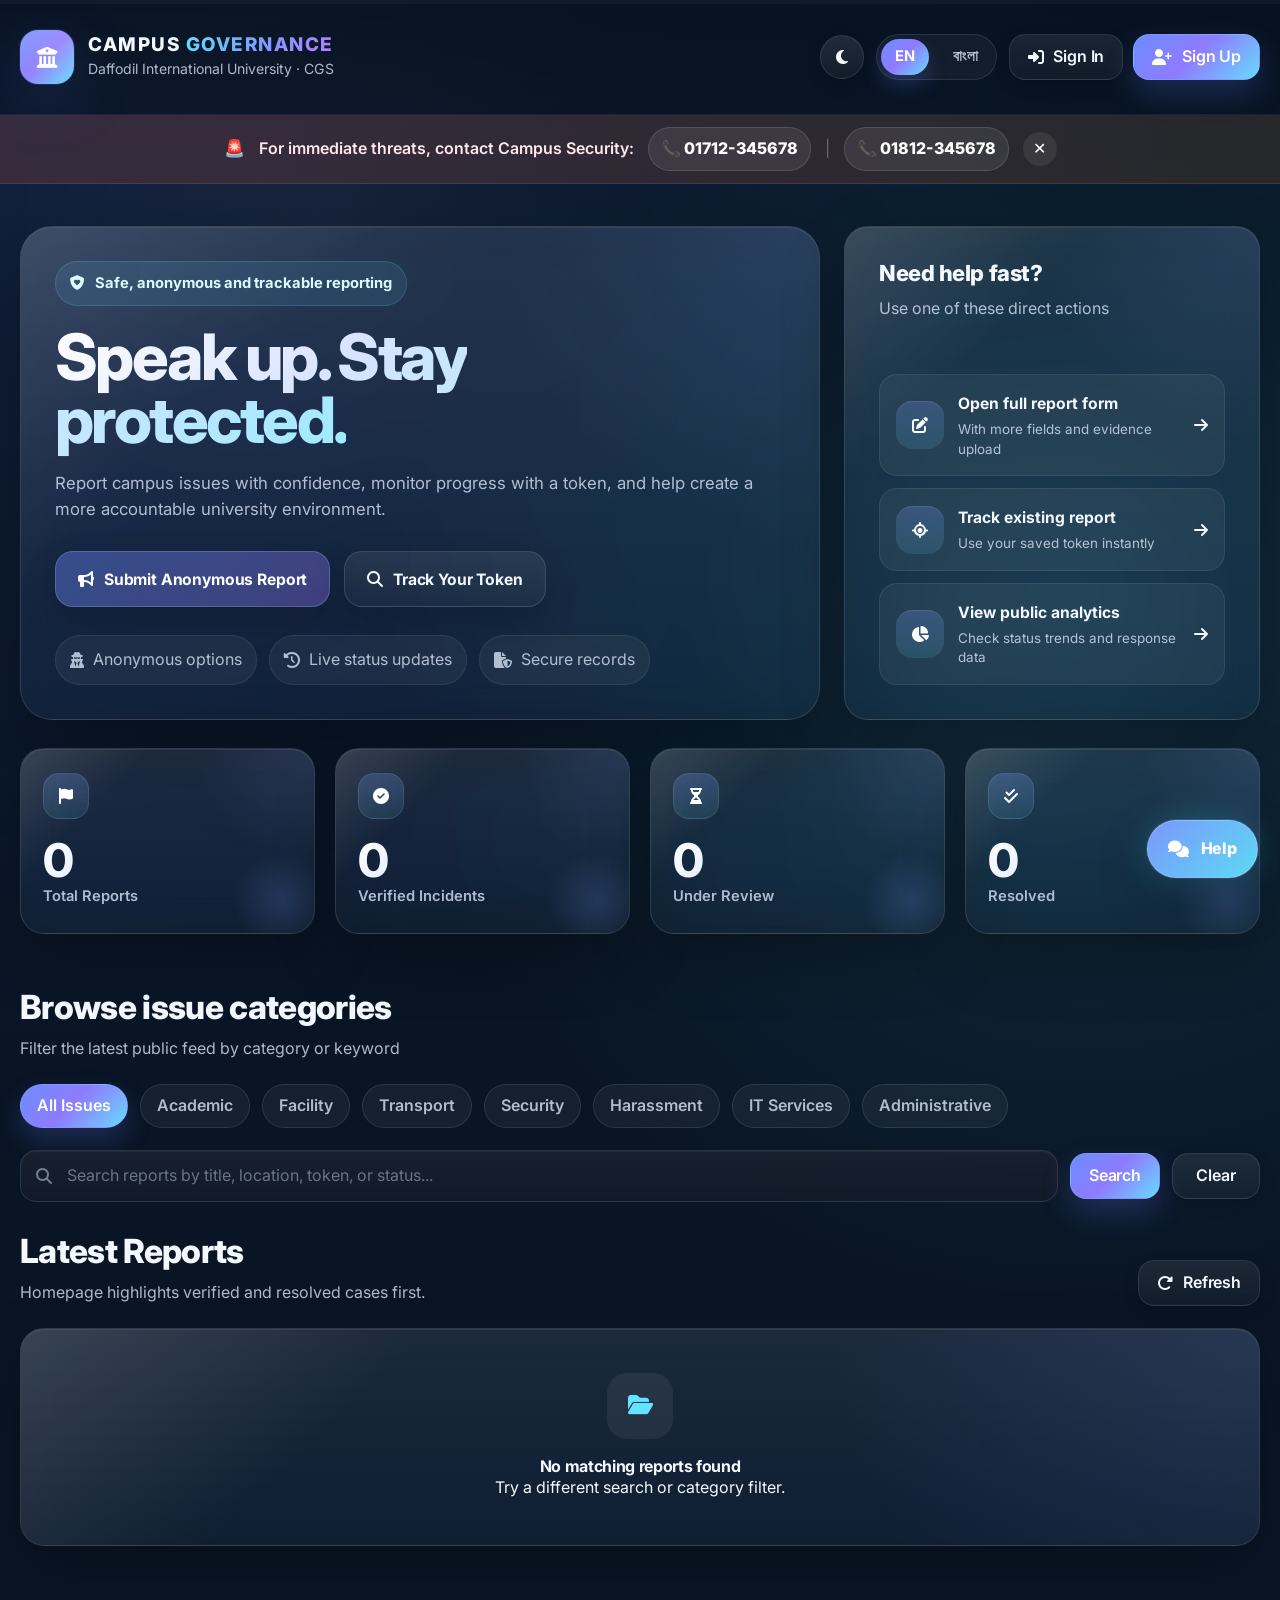
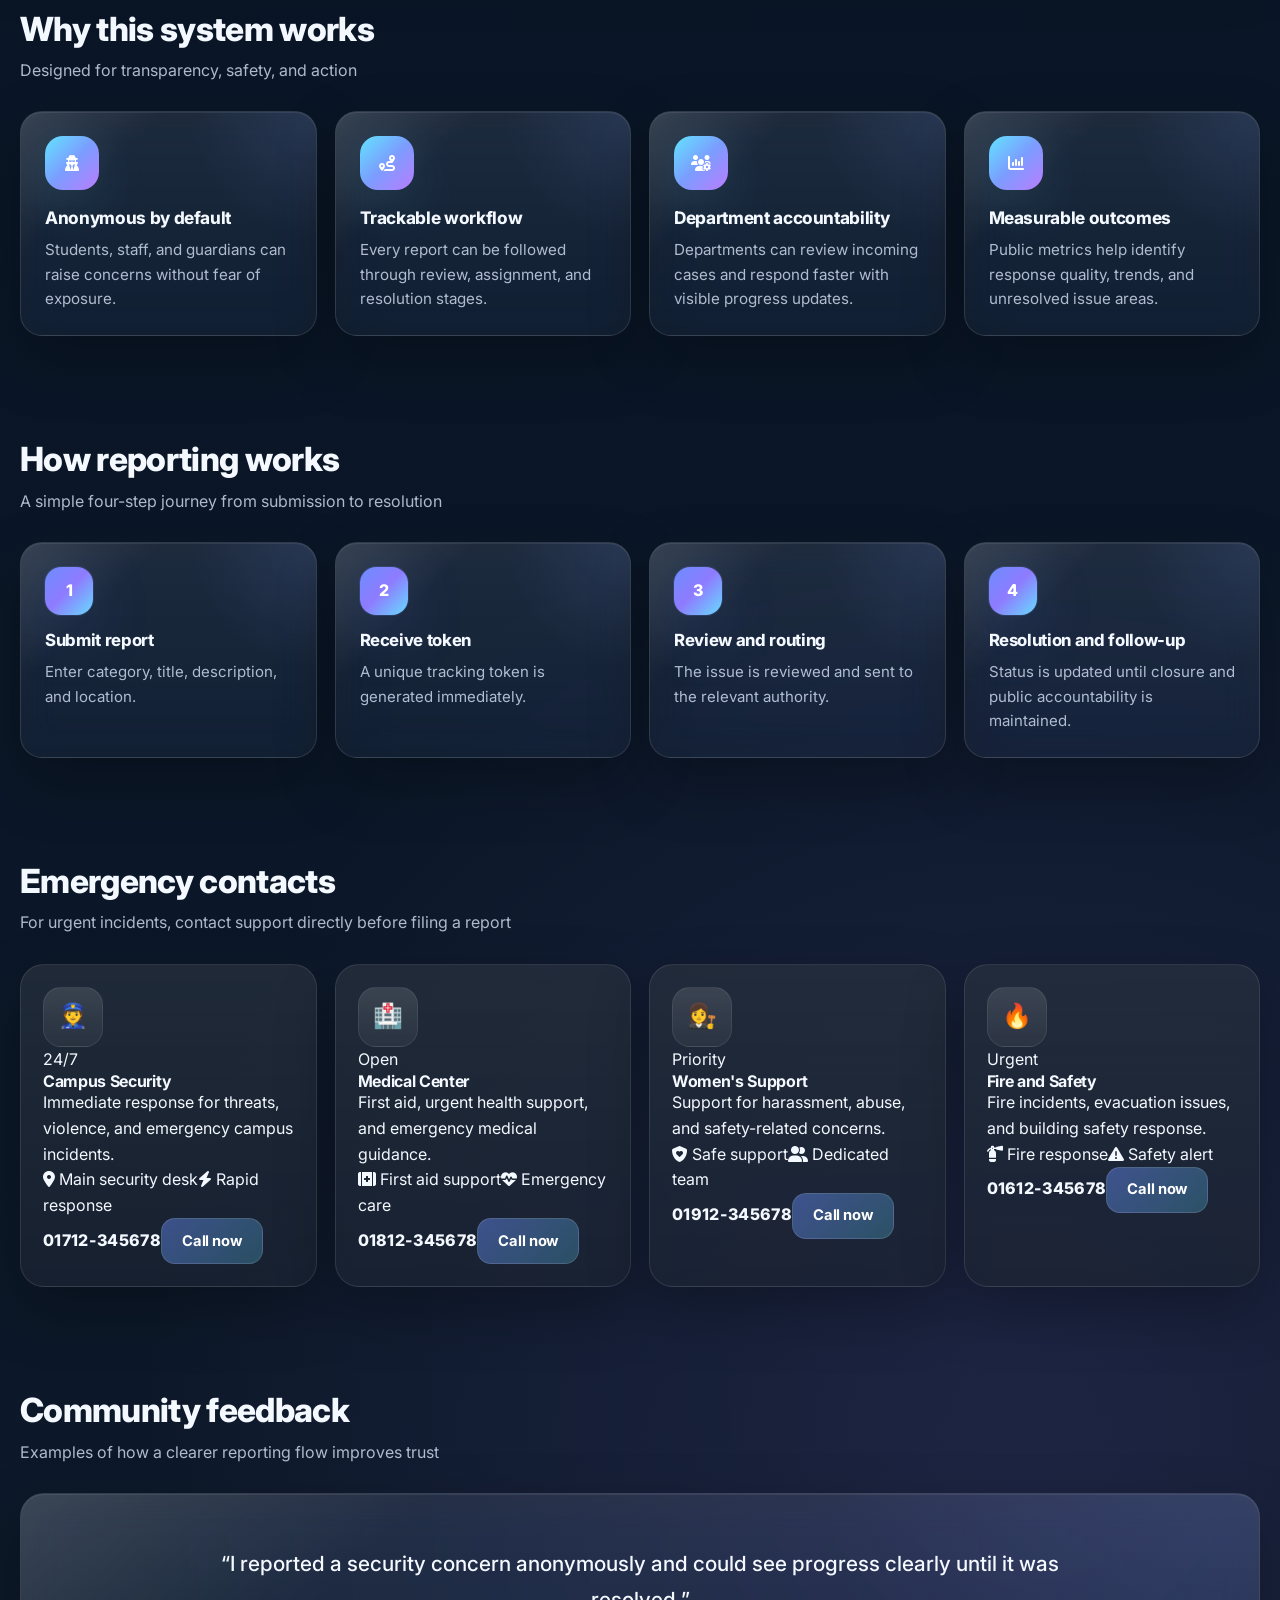
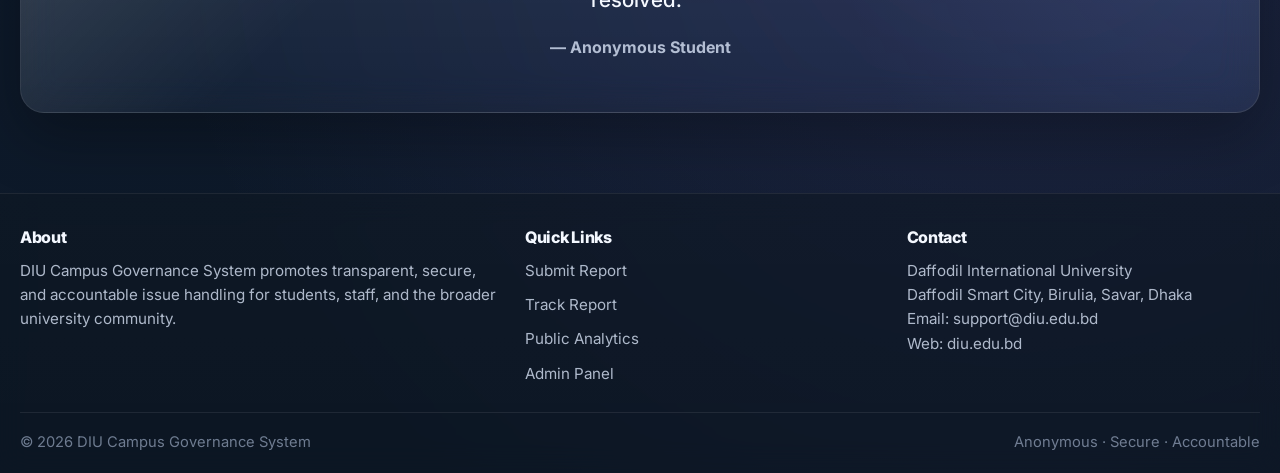
<file: frontend/index.html>
<!DOCTYPE html>
<html lang="en">
<head>
    <meta charset="UTF-8" />
    <meta name="viewport" content="width=device-width, initial-scale=1.0" />
    <title>Campus Governance System (CGS) - DIU</title>

    <link rel="stylesheet" href="css/style.css" />
    <link rel="stylesheet" href="css/theme.css" />
    <link rel="stylesheet" href="https://cdnjs.cloudflare.com/ajax/libs/font-awesome/6.4.0/css/all.min.css" />
    <link href="https://fonts.googleapis.com/css2?family=Inter:wght@400;500;600;700;800&display=swap" rel="stylesheet" />
</head>
<body data-theme="dark">
    <div class="progress-container" aria-hidden="true">
        <div class="progress-bar" id="progressBar"></div>
    </div>

    <header class="site-header">
        <div class="container">
            <div class="header-content">
                <div class="logo-area">
                    <a href="index.html" class="logo-link" aria-label="Campus Governance System home">
                        <div class="logo-icon">
                            <i class="fas fa-university"></i>
                        </div>
                        <div class="logo-text">
                            <h1>CAMPUS <span>GOVERNANCE</span></h1>
                            <span class="institution">Daffodil International University · CGS</span>
                        </div>
                    </a>
                </div>

                <div class="header-controls">
                    <div class="theme-toggle">
                        <button class="theme-btn" id="themeToggle" type="button" onclick="toggleTheme()" aria-label="Toggle theme">
                            <i class="fas fa-moon" id="themeIcon"></i>
                        </button>
                    </div>

                    <div class="lang-toggle" aria-label="Language switcher">
                        <button class="lang-btn active" type="button" data-lang="en" onclick="setLanguage('en')">EN</button>
                        <button class="lang-btn" type="button" data-lang="bn" onclick="setLanguage('bn')">বাংলা</button>
                    </div>

                    <div class="auth-buttons" id="loggedOutView">
                        <button class="btn-outline" type="button" onclick="openModal('loginModal')">
                            <i class="fas fa-sign-in-alt"></i>
                            <span class="auth-en">Sign In</span>
                            <span class="auth-bn" style="display: none;">সাইন ইন</span>
                        </button>
                        <button class="btn-primary" type="button" onclick="openModal('registerModal')">
                            <i class="fas fa-user-plus"></i>
                            <span class="auth-en">Sign Up</span>
                            <span class="auth-bn" style="display: none;">সাইন আপ</span>
                        </button>
                    </div>

                    <div class="user-menu-container" id="loggedInView" style="display: none;">
                        <button class="btn-outline user-menu-btn" type="button" onclick="toggleUserMenu()">
                            <i class="fas fa-user-circle"></i>
                            <span id="userNameDisplay">User</span>
                            <i class="fas fa-chevron-down"></i>
                        </button>

                        <div class="user-menu" id="userMenu" style="display: none;">
                            <a href="dashboard.html" data-menu="dashboard">
                                <i class="fas fa-chart-line"></i>
                                <span class="menu-en">Dashboard</span>
                                <span class="menu-bn" style="display: none;">ড্যাশবোর্ড</span>
                            </a>
<a href="admin/dashboard.php" data-menu="admin-panel">
                                <i class="fas fa-shield-halved"></i>
                                <span class="menu-en">Admin Panel</span>
                                <span class="menu-bn" style="display: none;">অ্যাডমিন প্যানেল</span>
                            </a>
                            <button type="button" onclick="logout()">
                                <i class="fas fa-right-from-bracket"></i>
                                <span class="menu-en">Logout</span>
                                <span class="menu-bn" style="display: none;">লগআউট</span>
                            </button>
                        </div>
                    </div>
                </div>
            </div>
        </div>
    </header>

    <div class="emergency-banner" id="emergencyBanner">
        <div class="container">
            <div class="emergency-content">
                <span class="emergency-icon">🚨</span>
                <span class="emergency-text emergency-text-en">For immediate threats, contact Campus Security:</span>
                <span class="emergency-text emergency-text-bn" style="display: none;">তাৎক্ষণিক ঝুঁকির ক্ষেত্রে ক্যাম্পাস নিরাপত্তার সাথে যোগাযোগ করুন:</span>
                <a href="tel:+8801712345678" class="emergency-phone">📞 01712-345678</a>
                <span class="emergency-divider">|</span>
                <a href="tel:+8801812345678" class="emergency-phone">📞 01812-345678</a>
                <button class="close-banner" type="button" onclick="closeEmergencyBanner()" aria-label="Close emergency banner">✕</button>
            </div>
        </div>
    </div>

    <section class="hero-stats-section">
        <div class="container">
            <div class="hero-glass-wrapper">
                <div class="hero-content-grid">
                    <div class="cta-block glass-hero">
                        <div class="hero-badge">
                            <i class="fas fa-shield-heart"></i>
                            <span class="hero-badge-en">Safe, anonymous and trackable reporting</span>
                            <span class="hero-badge-bn" style="display: none;">নিরাপদ, বেনামী এবং ট্র্যাকযোগ্য রিপোর্টিং</span>
                        </div>

                        <h1 class="cta-title">
                            <span class="cta-text-en">Speak up. Stay protected.</span>
                            <span class="cta-text-bn" style="display: none;">আপনার কথা বলুন। নিরাপদ থাকুন।</span>
                        </h1>

                        <p class="cta-subtitle">
                            <span class="cta-sub-en">
                                Report campus issues with confidence, monitor progress with a token, and help create a more accountable university environment.
                            </span>
                            <span class="cta-sub-bn" style="display: none;">
                                আত্মবিশ্বাসের সাথে ক্যাম্পাস সমস্যা রিপোর্ট করুন, টোকেন দিয়ে অগ্রগতি ট্র্যাক করুন এবং আরও জবাবদিহিমূলক বিশ্ববিদ্যালয় পরিবেশ গড়ে তুলতে সহায়তা করুন।
                            </span>
                        </p>

                        <div class="cta-actions">
                            <button class="glass-btn glass-btn-primary" type="button" onclick="openModal('reportModal')">
                                <span class="btn-icon"><i class="fas fa-bullhorn"></i></span>
                                <span class="btn-text-en">Submit Anonymous Report</span>
                                <span class="btn-text-bn" style="display: none;">বেনামী রিপোর্ট জমা দিন</span>
                            </button>

                            <button class="glass-btn glass-btn-secondary" type="button" onclick="window.location.href='track.html'">
                                <span class="btn-icon"><i class="fas fa-magnifying-glass"></i></span>
                                <span class="btn-text-en">Track Your Token</span>
                                <span class="btn-text-bn" style="display: none;">আপনার টোকেন ট্র্যাক করুন</span>
                            </button>
                        </div>

                        <div class="hero-trust-points">
                            <div class="trust-point">
                                <i class="fas fa-user-secret"></i>
                                <span class="trust-en">Anonymous options</span>
                                <span class="trust-bn" style="display: none;">বেনামী বিকল্প</span>
                            </div>
                            <div class="trust-point">
                                <i class="fas fa-clock-rotate-left"></i>
                                <span class="trust-en">Live status updates</span>
                                <span class="trust-bn" style="display: none;">লাইভ স্ট্যাটাস আপডেট</span>
                            </div>
                            <div class="trust-point">
                                <i class="fas fa-file-shield"></i>
                                <span class="trust-en">Secure records</span>
                                <span class="trust-bn" style="display: none;">নিরাপদ রেকর্ড</span>
                            </div>
                        </div>
                    </div>

                    <aside class="hero-side-panel glass-card">
                        <div class="panel-header">
                            <h3 class="panel-title-en">Need help fast?</h3>
                            <h3 class="panel-title-bn" style="display: none;">দ্রুত সহায়তা দরকার?</h3>
                            <p class="panel-subtitle-en">Use one of these direct actions</p>
                            <p class="panel-subtitle-bn" style="display: none;">এই সরাসরি অপশনগুলোর একটি ব্যবহার করুন</p>
                        </div>

                        <div class="quick-action-stack">
                            <a class="quick-action-card" href="report.html">
                                <span class="quick-action-icon"><i class="fas fa-pen-to-square"></i></span>
                                <span class="quick-action-copy">
                                    <strong class="qa-en">Open full report form</strong>
                                    <strong class="qa-bn" style="display: none;">পূর্ণ রিপোর্ট ফর্ম খুলুন</strong>
                                    <small class="qa-sub-en">With more fields and evidence upload</small>
                                    <small class="qa-sub-bn" style="display: none;">আরও ফিল্ড এবং এভিডেন্স আপলোডসহ</small>
                                </span>
                                <i class="fas fa-arrow-right"></i>
                            </a>

                            <a class="quick-action-card" href="track.html">
                                <span class="quick-action-icon"><i class="fas fa-location-crosshairs"></i></span>
                                <span class="quick-action-copy">
                                    <strong class="qa-en">Track existing report</strong>
                                    <strong class="qa-bn" style="display: none;">বিদ্যমান রিপোর্ট ট্র্যাক করুন</strong>
                                    <small class="qa-sub-en">Use your saved token instantly</small>
                                    <small class="qa-sub-bn" style="display: none;">সংরক্ষিত টোকেন দিয়ে তাৎক্ষণিক ট্র্যাকিং</small>
                                </span>
                                <i class="fas fa-arrow-right"></i>
                            </a>

                            <a class="quick-action-card" href="public-analytics.html">
                                <span class="quick-action-icon"><i class="fas fa-chart-pie"></i></span>
                                <span class="quick-action-copy">
                                    <strong class="qa-en">View public analytics</strong>
                                    <strong class="qa-bn" style="display: none;">পাবলিক অ্যানালিটিক্স দেখুন</strong>
                                    <small class="qa-sub-en">Check status trends and response data</small>
                                    <small class="qa-sub-bn" style="display: none;">স্ট্যাটাস ট্রেন্ড এবং রেসপন্স ডেটা দেখুন</small>
                                </span>
                                <i class="fas fa-arrow-right"></i>
                            </a>
                        </div>
                    </aside>
                </div>
            </div>

            <div class="stats-grid" id="statsGrid">
                <div class="stat-card glass-card"><div class="stat-card-top"><span class="stat-chip"><i class="fas fa-flag"></i></span></div><span class="stat-value" id="totalReports">0</span><span class="stat-label stat-label-en">Total Reports</span><span class="stat-label stat-label-bn" style="display: none;">মোট রিপোর্ট</span><div class="stat-glow"></div></div>
                <div class="stat-card glass-card"><div class="stat-card-top"><span class="stat-chip"><i class="fas fa-circle-check"></i></span></div><span class="stat-value" id="verifiedReports">0</span><span class="stat-label stat-label-en">Verified Incidents</span><span class="stat-label stat-label-bn" style="display: none;">যাচাইকৃত ঘটনা</span><div class="stat-glow"></div></div>
                <div class="stat-card glass-card"><div class="stat-card-top"><span class="stat-chip"><i class="fas fa-hourglass-half"></i></span></div><span class="stat-value" id="pendingReports">0</span><span class="stat-label stat-label-en">Under Review</span><span class="stat-label stat-label-bn" style="display: none;">পর্যালোচনাধীন</span><div class="stat-glow"></div></div>
                <div class="stat-card glass-card"><div class="stat-card-top"><span class="stat-chip"><i class="fas fa-check-double"></i></span></div><span class="stat-value" id="resolvedReports">0</span><span class="stat-label stat-label-en">Resolved</span><span class="stat-label stat-label-bn" style="display: none;">সমাধানকৃত</span><div class="stat-glow"></div></div>
            </div>
        </div>
    </section>

    <section class="categories-bar">
        <div class="container">
            <div class="section-heading compact-heading">
                <div>
                    <h2 class="section-title-en">Browse issue categories</h2>
                    <h2 class="section-title-bn" style="display: none;">সমস্যার বিভাগ দেখুন</h2>
                    <p class="section-subtitle-en">Filter the latest public feed by category or keyword</p>
                    <p class="section-subtitle-bn" style="display: none;">বিভাগ বা কীওয়ার্ড দিয়ে সর্বশেষ পাবলিক ফিড ফিল্টার করুন</p>
                </div>
            </div>

            <div class="category-chips" id="categoryChips">
                <button class="chip active" type="button" data-cat="all"><span class="chip-en">All Issues</span><span class="chip-bn" style="display: none;">সব সমস্যা</span></button>
                <button class="chip" type="button" data-cat="academic"><span class="chip-en">Academic</span><span class="chip-bn" style="display: none;">একাডেমিক</span></button>
                <button class="chip" type="button" data-cat="facility"><span class="chip-en">Facility</span><span class="chip-bn" style="display: none;">সুবিধা</span></button>
                <button class="chip" type="button" data-cat="transport"><span class="chip-en">Transport</span><span class="chip-bn" style="display: none;">পরিবহন</span></button>
                <button class="chip" type="button" data-cat="security"><span class="chip-en">Security</span><span class="chip-bn" style="display: none;">নিরাপত্তা</span></button>
                <button class="chip" type="button" data-cat="harassment"><span class="chip-en">Harassment</span><span class="chip-bn" style="display: none;">হয়রানি</span></button>
                <button class="chip" type="button" data-cat="it"><span class="chip-en">IT Services</span><span class="chip-bn" style="display: none;">আইটি সেবা</span></button>
                <button class="chip" type="button" data-cat="admin"><span class="chip-en">Administrative</span><span class="chip-bn" style="display: none;">প্রশাসনিক</span></button>
            </div>

            <div class="search-container">
                <div class="search-shell">
                    <i class="fas fa-search search-shell-icon"></i>
                    <input type="text" id="searchReports" placeholder="Search reports by title, location, token, or status..." aria-label="Search reports" />
                </div>
                <button class="search-btn" type="button"><span class="search-btn-en">Search</span><span class="search-btn-bn" style="display: none;">অনুসন্ধান</span></button>
                <button class="btn-outline clear-search-btn" id="clearSearchBtn" type="button"><span class="clear-en">Clear</span><span class="clear-bn" style="display: none;">মুছুন</span></button>
            </div>
        </div>
    </section>

    <section class="public-feed">
        <div class="container">
            <div class="feed-header">
                <div>
                    <h3 class="feed-title"><span class="feed-title-en">Latest Reports</span><span class="feed-title-bn" style="display: none;">সর্বশেষ রিপোর্ট</span></h3>
                    <p class="feed-description"><span class="feed-desc-en">Homepage highlights verified and resolved cases first.</span><span class="feed-desc-bn" style="display: none;">হোমপেজে আগে যাচাইকৃত এবং সমাধানকৃত কেস দেখানো হয়।</span></p>
                </div>
                <div class="feed-tools">
                    <button class="btn-outline" type="button" onclick="refreshHomeData()"><i class="fas fa-rotate-right"></i><span class="refresh-en">Refresh</span><span class="refresh-bn" style="display: none;">রিফ্রেশ</span></button>
                </div>
            </div>

            <div class="reports-grid reports-grid-compact" id="reportsList">
                <div class="report-empty-state glass-card">
                    <div class="empty-icon"><i class="fas fa-spinner fa-spin"></i></div>
                    <h4 class="empty-en">Loading reports...</h4>
                    <h4 class="empty-bn" style="display: none;">রিপোর্ট লোড হচ্ছে...</h4>
                    <p class="empty-sub-en">Please wait while the latest data is fetched.</p>
                    <p class="empty-sub-bn" style="display: none;">সর্বশেষ ডেটা আনা হচ্ছে, অনুগ্রহ করে অপেক্ষা করুন।</p>
                </div>
            </div>

            <div class="view-more-row" id="viewMoreRow" style="display: none;">
                <button class="btn-outline view-more-btn" id="toggleReportsBtn" type="button" onclick="toggleReportsView()">
                    <i class="fas fa-chevron-down" id="toggleReportsIcon"></i>
                    <span id="toggleReportsTextEn">View More Reports</span>
                    <span id="toggleReportsTextBn" style="display: none;">আরও রিপোর্ট দেখুন</span>
                </button>
            </div>
        </div>
    </section>

    <section class="highlights-section">
        <div class="container">
            <div class="section-heading"><div><h2 class="section-title-en">Why this system works</h2><h2 class="section-title-bn" style="display: none;">এই সিস্টেম কেন কার্যকর</h2><p class="section-subtitle-en">Designed for transparency, safety, and action</p><p class="section-subtitle-bn" style="display: none;">স্বচ্ছতা, নিরাপত্তা এবং কার্যকর ব্যবস্থার জন্য ডিজাইন করা</p></div></div>
            <div class="feature-grid">
                <article class="feature-card glass-card"><div class="feature-icon"><i class="fas fa-user-secret"></i></div><h4 class="feature-title-en">Anonymous by default</h4><h4 class="feature-title-bn" style="display: none;">ডিফল্টভাবে বেনামী</h4><p class="feature-desc-en">Students, staff, and guardians can raise concerns without fear of exposure.</p><p class="feature-desc-bn" style="display: none;">শিক্ষার্থী, কর্মী এবং অভিভাবকেরা পরিচয় প্রকাশের ভয় ছাড়াই অভিযোগ জানাতে পারেন।</p></article>
                <article class="feature-card glass-card"><div class="feature-icon"><i class="fas fa-route"></i></div><h4 class="feature-title-en">Trackable workflow</h4><h4 class="feature-title-bn" style="display: none;">ট্র্যাকযোগ্য ওয়ার্কফ্লো</h4><p class="feature-desc-en">Every report can be followed through review, assignment, and resolution stages.</p><p class="feature-desc-bn" style="display: none;">প্রতিটি রিপোর্ট রিভিউ, অ্যাসাইনমেন্ট এবং সমাধান ধাপ পর্যন্ত অনুসরণ করা যায়।</p></article>
                <article class="feature-card glass-card"><div class="feature-icon"><i class="fas fa-users-gear"></i></div><h4 class="feature-title-en">Department accountability</h4><h4 class="feature-title-bn" style="display: none;">ডিপার্টমেন্ট জবাবদিহি</h4><p class="feature-desc-en">Departments can review incoming cases and respond faster with visible progress updates.</p><p class="feature-desc-bn" style="display: none;">ডিপার্টমেন্টগুলো ইনকামিং কেস রিভিউ করে দৃশ্যমান অগ্রগতি আপডেটসহ দ্রুত সাড়া দিতে পারে।</p></article>
                <article class="feature-card glass-card"><div class="feature-icon"><i class="fas fa-chart-column"></i></div><h4 class="feature-title-en">Measurable outcomes</h4><h4 class="feature-title-bn" style="display: none;">পরিমাপযোগ্য ফলাফল</h4><p class="feature-desc-en">Public metrics help identify response quality, trends, and unresolved issue areas.</p><p class="feature-desc-bn" style="display: none;">পাবলিক মেট্রিক্স রেসপন্সের মান, ট্রেন্ড এবং অমীমাংসিত সমস্যার ক্ষেত্র চিহ্নিত করতে সাহায্য করে।</p></article>
            </div>
        </div>
    </section>

    <section class="steps-section">
        <div class="container">
            <div class="section-heading"><div><h2 class="section-title-en">How reporting works</h2><h2 class="section-title-bn" style="display: none;">রিপোর্টিং কীভাবে কাজ করে</h2><p class="section-subtitle-en">A simple four-step journey from submission to resolution</p><p class="section-subtitle-bn" style="display: none;">জমা দেওয়া থেকে সমাধান পর্যন্ত সহজ চার ধাপের যাত্রা</p></div></div>
            <div class="steps-grid">
                <div class="step-item glass-card"><div class="step-icon">1</div><h4 class="step-title-en">Submit report</h4><h4 class="step-title-bn" style="display: none;">রিপোর্ট জমা দিন</h4><p class="step-desc-en">Enter category, title, description, and location.</p><p class="step-desc-bn" style="display: none;">বিভাগ, শিরোনাম, বিবরণ এবং অবস্থান দিন।</p></div>
                <div class="step-item glass-card"><div class="step-icon">2</div><h4 class="step-title-en">Receive token</h4><h4 class="step-title-bn" style="display: none;">টোকেন গ্রহণ করুন</h4><p class="step-desc-en">A unique tracking token is generated immediately.</p><p class="step-desc-bn" style="display: none;">তাৎক্ষণিকভাবে একটি ইউনিক ট্র্যাকিং টোকেন তৈরি হয়।</p></div>
                <div class="step-item glass-card"><div class="step-icon">3</div><h4 class="step-title-en">Review and routing</h4><h4 class="step-title-bn" style="display: none;">রিভিউ এবং রাউটিং</h4><p class="step-desc-en">The issue is reviewed and sent to the relevant authority.</p><p class="step-desc-bn" style="display: none;">সমস্যাটি রিভিউ করে সংশ্লিষ্ট কর্তৃপক্ষের কাছে পাঠানো হয়।</p></div>
                <div class="step-item glass-card"><div class="step-icon">4</div><h4 class="step-title-en">Resolution and follow-up</h4><h4 class="step-title-bn" style="display: none;">সমাধান এবং ফলো-আপ</h4><p class="step-desc-en">Status is updated until closure and public accountability is maintained.</p><p class="step-desc-bn" style="display: none;">সমাধান না হওয়া পর্যন্ত স্ট্যাটাস আপডেট হয় এবং পাবলিক জবাবদিহি বজায় থাকে।</p></div>
            </div>
        </div>
    </section>

    <section class="emergency-contacts-section">
        <div class="container">
            <div class="section-heading"><div><h2 class="section-title-en">Emergency contacts</h2><h2 class="section-title-bn" style="display: none;">জরুরি যোগাযোগ</h2><p class="section-subtitle-en">For urgent incidents, contact support directly before filing a report</p><p class="section-subtitle-bn" style="display: none;">জরুরি ঘটনার ক্ষেত্রে রিপোর্ট করার আগে সরাসরি সহায়তার সাথে যোগাযোগ করুন</p></div></div>
            <div class="contacts-grid">
                <a class="contact-card" href="tel:+8801712345678"><div class="contact-card-top"><div class="contact-icon-wrap"><div class="contact-icon">👮</div></div><div class="contact-status-badge">24/7</div></div><div class="contact-card-body"><div class="contact-headline"><h4 class="contact-title-en">Campus Security</h4><h4 class="contact-title-bn" style="display: none;">ক্যাম্পাস নিরাপত্তা</h4><p class="contact-desc-en">Immediate response for threats, violence, and emergency campus incidents.</p><p class="contact-desc-bn" style="display: none;">হুমকি, সহিংসতা এবং জরুরি ক্যাম্পাস ঘটনার তাৎক্ষণিক সাড়া।</p></div><div class="contact-meta-list"><span><i class="fas fa-location-dot"></i> Main security desk</span><span><i class="fas fa-bolt"></i> Rapid response</span></div><div class="contact-card-footer"><span class="contact-number">01712-345678</span><span class="call-btn"><span class="call-btn-en">Call now</span><span class="call-btn-bn" style="display: none;">এখন কল করুন</span></span></div></div></a>
                <a class="contact-card" href="tel:+8801812345678"><div class="contact-card-top"><div class="contact-icon-wrap"><div class="contact-icon">🏥</div></div><div class="contact-status-badge">Open</div></div><div class="contact-card-body"><div class="contact-headline"><h4 class="contact-title-en">Medical Center</h4><h4 class="contact-title-bn" style="display: none;">মেডিকেল সেন্টার</h4><p class="contact-desc-en">First aid, urgent health support, and emergency medical guidance.</p><p class="contact-desc-bn" style="display: none;">প্রাথমিক চিকিৎসা, জরুরি স্বাস্থ্য সহায়তা এবং মেডিকেল নির্দেশনা।</p></div><div class="contact-meta-list"><span><i class="fas fa-kit-medical"></i> First aid support</span><span><i class="fas fa-heart-pulse"></i> Emergency care</span></div><div class="contact-card-footer"><span class="contact-number">01812-345678</span><span class="call-btn"><span class="call-btn-en">Call now</span><span class="call-btn-bn" style="display: none;">এখন কল করুন</span></span></div></div></a>
                <a class="contact-card" href="tel:+8801912345678"><div class="contact-card-top"><div class="contact-icon-wrap"><div class="contact-icon">👩‍⚖️</div></div><div class="contact-status-badge">Priority</div></div><div class="contact-card-body"><div class="contact-headline"><h4 class="contact-title-en">Women's Support</h4><h4 class="contact-title-bn" style="display: none;">নারী সহায়তা</h4><p class="contact-desc-en">Support for harassment, abuse, and safety-related concerns.</p><p class="contact-desc-bn" style="display: none;">হয়রানি, নির্যাতন এবং নিরাপত্তা-সংশ্লিষ্ট বিষয়ে সহায়তা।</p></div><div class="contact-meta-list"><span><i class="fas fa-shield-heart"></i> Safe support</span><span><i class="fas fa-user-group"></i> Dedicated team</span></div><div class="contact-card-footer"><span class="contact-number">01912-345678</span><span class="call-btn"><span class="call-btn-en">Call now</span><span class="call-btn-bn" style="display: none;">এখন কল করুন</span></span></div></div></a>
                <a class="contact-card" href="tel:+8801612345678"><div class="contact-card-top"><div class="contact-icon-wrap"><div class="contact-icon">🔥</div></div><div class="contact-status-badge">Urgent</div></div><div class="contact-card-body"><div class="contact-headline"><h4 class="contact-title-en">Fire and Safety</h4><h4 class="contact-title-bn" style="display: none;">অগ্নি ও নিরাপত্তা</h4><p class="contact-desc-en">Fire incidents, evacuation issues, and building safety response.</p><p class="contact-desc-bn" style="display: none;">অগ্নিকাণ্ড, সরিয়ে নেওয়া এবং ভবন নিরাপত্তা সহায়তা।</p></div><div class="contact-meta-list"><span><i class="fas fa-fire-extinguisher"></i> Fire response</span><span><i class="fas fa-triangle-exclamation"></i> Safety alert</span></div><div class="contact-card-footer"><span class="contact-number">01612-345678</span><span class="call-btn"><span class="call-btn-en">Call now</span><span class="call-btn-bn" style="display: none;">এখন কল করুন</span></span></div></div></a>
            </div>
        </div>
    </section>

    <section class="testimonials">
        <div class="container">
            <div class="section-heading"><div><h2 class="section-title-en">Community feedback</h2><h2 class="section-title-bn" style="display: none;">কমিউনিটি মতামত</h2><p class="section-subtitle-en">Examples of how a clearer reporting flow improves trust</p><p class="section-subtitle-bn" style="display: none;">কীভাবে পরিষ্কার রিপোর্টিং ফ্লো আস্থা বাড়ায় তার উদাহরণ</p></div></div>
            <div class="testimonial-slider glass-card" id="testimonialSlider">
                <article class="testimonial-item active"><p class="testimonial-copy-en">“I reported a security concern anonymously and could see progress clearly until it was resolved.”</p><p class="testimonial-copy-bn" style="display: none;">“আমি একটি নিরাপত্তা উদ্বেগ বেনামীভাবে রিপোর্ট করি এবং সমাধান না হওয়া পর্যন্ত অগ্রগতি স্পষ্টভাবে দেখতে পেরেছি।”</p><cite>— Anonymous Student</cite></article>
                <article class="testimonial-item"><p class="testimonial-copy-en">“The token-based system made follow-up much easier than asking multiple offices in person.”</p><p class="testimonial-copy-bn" style="display: none;">“টোকেন-ভিত্তিক সিস্টেমটি একাধিক অফিসে সরাসরি জিজ্ঞাসা করার চেয়ে ফলো-আপ অনেক সহজ করেছে।”</p><cite>— Faculty Member</cite></article>
                <article class="testimonial-item"><p class="testimonial-copy-en">“It feels more professional and trustworthy because status updates are visible and structured.”</p><p class="testimonial-copy-bn" style="display: none;">“এটি আরও পেশাদার এবং নির্ভরযোগ্য মনে হয় কারণ স্ট্যাটাস আপডেটগুলো দৃশ্যমান এবং সুশৃঙ্খল।”</p><cite>— Guardian</cite></article>
            </div>
        </div>
    </section>

    <footer class="site-footer">
        <div class="container">
            <div class="footer-grid">
                <div class="footer-col">
                    <h4 class="footer-about-en">About</h4>
                    <h4 class="footer-about-bn" style="display: none;">পরিচিতি</h4>
                    <p class="footer-about-text-en">DIU Campus Governance System promotes transparent, secure, and accountable issue handling for students, staff, and the broader university community.</p>
                    <p class="footer-about-text-bn" style="display: none;">ডিআইইউ ক্যাম্পাস গভর্নেন্স সিস্টেম শিক্ষার্থী, কর্মী এবং বৃহত্তর বিশ্ববিদ্যালয় কমিউনিটির জন্য স্বচ্ছ, নিরাপদ এবং জবাবদিহিমূলক সমস্যা ব্যবস্থাপনা নিশ্চিত করে।</p>
                </div>
                <div class="footer-col">
                    <h4 class="footer-links-en">Quick Links</h4>
                    <h4 class="footer-links-bn" style="display: none;">দ্রুত লিংক</h4>
                    <ul>
                        <li><a href="report.html"><span class="footer-report-en">Submit Report</span><span class="footer-report-bn" style="display: none;">রিপোর্ট জমা দিন</span></a></li>
                        <li><a href="track.html"><span class="footer-track-en">Track Report</span><span class="footer-track-bn" style="display: none;">রিপোর্ট ট্র্যাক করুন</span></a></li>
                        <li><a href="public-analytics.html">Public Analytics</a></li>
                        <li><a href="admin/dashboard.php">Admin Panel</a></li>
                    </ul>
                </div>
                <div class="footer-col">
                    <h4 class="footer-contact-en">Contact</h4>
                    <h4 class="footer-contact-bn" style="display: none;">যোগাযোগ</h4>
                    <p>Daffodil International University</p>
                    <p>Daffodil Smart City, Birulia, Savar, Dhaka</p>
                    <p>Email: support@diu.edu.bd</p>
                    <p>Web: diu.edu.bd</p>
                </div>
            </div>
            <div class="footer-bottom"><p>© 2026 DIU Campus Governance System</p><p class="footer-tagline"><span class="tagline-en">Anonymous · Secure · Accountable</span><span class="tagline-bn" style="display: none;">বেনামী · নিরাপদ · জবাবদিহিমূলক</span></p></div>
        </div>
    </footer>

    <div class="modal" id="reportModal" aria-hidden="true">
        <div class="modal-overlay" onclick="closeModal('reportModal')"></div>
        <div class="modal-content modal-content-lg">
            <div class="modal-header">
                <div>
                    <h3 class="modal-title-en">Quick anonymous report</h3>
                    <h3 class="modal-title-bn" style="display: none;">দ্রুত বেনামী রিপোর্ট</h3>
                    <p class="modal-subtitle-en">Fast submission from the homepage</p>
                    <p class="modal-subtitle-bn" style="display: none;">হোমপেজ থেকে দ্রুত জমা</p>
                </div>
                <button class="modal-close" type="button" onclick="closeModal('reportModal')" aria-label="Close modal">&times;</button>
            </div>

            <div class="modal-body">
                <div class="error-message" id="quickReportError" style="display: none;"></div>
                <form id="quickReportForm" novalidate>
                    <div class="form-grid two-col">
                        <div class="form-group">
                            <label for="quickCategory"><span class="label-en">Category</span><span class="label-bn" style="display: none;">বিভাগ</span><span class="required">*</span></label>
                            <select id="quickCategory" required>
                                <option value="">Select category</option>
                                <option value="academic">Academic</option>
                                <option value="facility">Facility</option>
                                <option value="transport">Transport</option>
                                <option value="security">Security</option>
                                <option value="harassment">Harassment</option>
                                <option value="it">IT Services</option>
                                <option value="admin">Administrative</option>
                            </select>
                        </div>
                        <div class="form-group">
                            <label for="quickLocation"><span class="label-en">Location</span><span class="label-bn" style="display: none;">অবস্থান</span></label>
                            <input type="text" id="quickLocation" placeholder="Where did this happen?" maxlength="120" />
                        </div>
                    </div>
                    <div class="form-group">
                        <label for="quickTitle"><span class="label-en">Title</span><span class="label-bn" style="display: none;">শিরোনাম</span><span class="required">*</span></label>
                        <input type="text" id="quickTitle" placeholder="Brief summary of the issue" maxlength="100" required />
                    </div>
                    <div class="form-group">
                        <label for="quickDescription"><span class="label-en">Description</span><span class="label-bn" style="display: none;">বিবরণ</span><span class="required">*</span></label>
                        <textarea id="quickDescription" rows="5" placeholder="Describe the incident clearly..." required></textarea>
                    </div>
                    <div class="anonymous-notice"><i class="fas fa-user-secret"></i><p class="anon-en">You are posting anonymously. Your identity is protected in this quick flow.</p><p class="anon-bn" style="display: none;">আপনি বেনামীভাবে পোস্ট করছেন। এই দ্রুত ফ্লোতে আপনার পরিচয় সুরক্ষিত থাকবে।</p></div>
                    <button type="submit" class="submit-btn" id="quickSubmitBtn"><span class="submit-label-en">Submit Report</span><span class="submit-label-bn" style="display: none;">রিপোর্ট জমা দিন</span></button>
                </form>
                <div class="modal-footer-link"><a href="report.html"><span class="full-form-en">Use the full form with evidence upload →</span><span class="full-form-bn" style="display: none;">এভিডেন্স আপলোডসহ পূর্ণ ফর্ম ব্যবহার করুন →</span></a></div>
            </div>
        </div>
    </div>

    <div class="modal" id="loginModal" aria-hidden="true">
        <div class="modal-overlay" onclick="closeModal('loginModal')"></div>
        <div class="modal-content">
            <div class="modal-header"><div><h3 class="login-title-en">Sign in</h3><h3 class="login-title-bn" style="display: none;">সাইন ইন</h3></div><button class="modal-close" type="button" onclick="closeModal('loginModal')" aria-label="Close modal">&times;</button></div>
            <div class="modal-body">
                <form id="loginForm" novalidate>
                    <div class="form-group"><label for="loginEmail"><span class="login-email-en">Email / Username</span><span class="login-email-bn" style="display: none;">ইমেইল / ইউজারনেম</span></label><input type="text" id="loginEmail" required /></div>
                    <div class="form-group"><label for="loginPassword"><span class="login-password-en">Password</span><span class="login-password-bn" style="display: none;">পাসওয়ার্ড</span></label><input type="password" id="loginPassword" required /></div>
                    <button type="submit" class="submit-btn" id="loginSubmitBtn"><span class="login-submit-en">Sign In</span><span class="login-submit-bn" style="display: none;">সাইন ইন</span></button>
                </form>
                <div class="modal-switch"><span class="switch-en">Don't have an account?</span><span class="switch-bn" style="display: none;">অ্যাকাউন্ট নেই?</span><a href="#" onclick="switchModal('loginModal', 'registerModal'); return false;"><span class="switch-link-en">Sign Up</span><span class="switch-link-bn" style="display: none;">সাইন আপ</span></a></div>
            </div>
        </div>
    </div>

    <div class="modal" id="registerModal" aria-hidden="true">
        <div class="modal-overlay" onclick="closeModal('registerModal')"></div>
        <div class="modal-content">
            <div class="modal-header"><div><h3 class="register-title-en">Create account</h3><h3 class="register-title-bn" style="display: none;">অ্যাকাউন্ট তৈরি করুন</h3></div><button class="modal-close" type="button" onclick="closeModal('registerModal')" aria-label="Close modal">&times;</button></div>
            <div class="modal-body">
                <form id="registerForm" novalidate>
                    <div class="form-group"><label for="regName"><span class="reg-name-en">Full Name</span><span class="reg-name-bn" style="display: none;">পূর্ণ নাম</span></label><input type="text" id="regName" required /></div>
                    <div class="form-group"><label for="regUsername"><span class="reg-name-en">Username</span><span class="reg-name-bn" style="display: none;">ইউজারনেম</span></label><input type="text" id="regUsername" required /></div>
                    <div class="form-group"><label for="regEmail"><span class="reg-email-en">Email</span><span class="reg-email-bn" style="display: none;">ইমেইল</span></label><input type="email" id="regEmail" required /></div>
                    <div class="form-grid two-col">
                        <div class="form-group">
                            <label for="regRole"><span class="reg-role-en">Role</span><span class="reg-role-bn" style="display: none;">ভূমিকা</span></label>
                            <select id="regRole">
                                <option value="student">Student</option>
                                <option value="faculty">Faculty</option>
                                <option value="department_head">Department Head</option>
                                <option value="admin">Admin</option>
                            </select>
                        </div>
                        <div class="form-group">
                            <label for="regDepartmentId"><span class="reg-dept-en">Department ID (optional)</span><span class="reg-dept-bn" style="display: none;">ডিপার্টমেন্ট আইডি (ঐচ্ছিক)</span></label>
                            <input type="number" id="regDepartmentId" min="1" />
                        </div>
                    </div>
                    <div class="form-grid two-col">
                        <div class="form-group"><label for="regPhone"><span class="reg-pass-en">Phone (optional)</span><span class="reg-pass-bn" style="display: none;">ফোন (ঐচ্ছিক)</span></label><input type="text" id="regPhone" /></div>
                        <div class="form-group"></div>
                    </div>
                    <div class="form-grid two-col">
                        <div class="form-group"><label for="regPassword"><span class="reg-pass-en">Password</span><span class="reg-pass-bn" style="display: none;">পাসওয়ার্ড</span></label><input type="password" id="regPassword" required /></div>
                        <div class="form-group"><label for="regConfirmPassword"><span class="reg-confirm-en">Confirm Password</span><span class="reg-confirm-bn" style="display: none;">পাসওয়ার্ড নিশ্চিত করুন</span></label><input type="password" id="regConfirmPassword" required /></div>
                    </div>
                    <button type="submit" class="submit-btn" id="registerSubmitBtn"><span class="register-submit-en">Create Account</span><span class="register-submit-bn" style="display: none;">অ্যাকাউন্ট তৈরি করুন</span></button>
                </form>
                <div class="modal-switch"><span class="register-switch-en">Already have an account?</span><span class="register-switch-bn" style="display: none;">ইতিমধ্যে অ্যাকাউন্ট আছে?</span><a href="#" onclick="switchModal('registerModal', 'loginModal'); return false;"><span class="register-switch-link-en">Sign In</span><span class="register-switch-link-bn" style="display: none;">সাইন ইন</span></a></div>
            </div>
        </div>
    </div>

    <div class="toast-container" id="toastContainer"></div>

   <script>
        const API_BASE = `${window.location.origin}/api`;
        const ADMIN_DASHBOARD_URL = `${window.location.origin}/frontend/admin/dashboard.php`;


        let isSubmitting = false;
        let currentLanguage = localStorage.getItem('cgs_language') || 'en';
        let currentCategory = 'all';
        let currentSearchQuery = '';
        let latestReportsCache = [];
        let isShowingAllReports = false;
        const HOME_REPORT_LIMIT = 6;

        function qs(selector, scope = document) { return scope.querySelector(selector); }
        function qsa(selector, scope = document) { return Array.from(scope.querySelectorAll(selector)); }
        function escapeHtml(value) {
            return String(value ?? '')
                .replace(/&/g, '&amp;')
                .replace(/</g, '&lt;')
                .replace(/>/g, '&gt;')
                .replace(/"/g, '&quot;')
                .replace(/'/g, '&#039;');
        }
        function normalizeText(value) { return String(value || '').trim().toLowerCase(); }
        function closeEmergencyBanner() { const banner = document.getElementById('emergencyBanner'); if (banner) banner.style.display = 'none'; }
        function mapStatusClass(status) {
            const normalized = normalizeText(status);
            if (normalized.includes('verified')) return 'status-verified';
            if (normalized.includes('resolved')) return 'status-resolved';
            if (normalized.includes('progress') || normalized.includes('assigned')) return 'status-progress';
            return 'status-pending';
        }
        function prettifyStatus(status) {
            const normalized = normalizeText(status);
            if (!normalized) return 'Pending';
            return normalized.replace(/_/g, ' ').replace(/\b\w/g, char => char.toUpperCase());
        }
        function showToast(message, type = 'success') {
            const container = document.getElementById('toastContainer');
            if (!container) return;
            const toast = document.createElement('div');
            toast.className = `toast ${type}`;
            toast.textContent = message;
            container.appendChild(toast);
            requestAnimationFrame(() => toast.classList.add('show'));
            setTimeout(() => { toast.classList.remove('show'); setTimeout(() => toast.remove(), 300); }, 3200);
        }
        function setThemeIcon(theme) {
            const icon = document.getElementById('themeIcon');
            if (icon) icon.className = theme === 'light' ? 'fas fa-sun' : 'fas fa-moon';
        }
        window.toggleTheme = function () {
            const body = document.body;
            const nextTheme = body.getAttribute('data-theme') === 'dark' ? 'light' : 'dark';
            body.setAttribute('data-theme', nextTheme);
            localStorage.setItem('cgs_theme', nextTheme);
            setThemeIcon(nextTheme);
        };
        function loadSavedTheme() {
            const savedTheme = localStorage.getItem('cgs_theme') || 'dark';
            document.body.setAttribute('data-theme', savedTheme);
            setThemeIcon(savedTheme);
        }
        function inferDisplayValue(el) {
            const tag = el.tagName.toLowerCase();
            if (['div','p','h1','h2','h3','h4','article'].includes(tag)) return 'block';
            return 'inline';
        }
        window.setLanguage = function (lang) {
            currentLanguage = lang;
            localStorage.setItem('cgs_language', lang);
            qsa('.lang-btn').forEach(btn => btn.classList.toggle('active', btn.dataset.lang === lang));
            qsa('[class$="-en"]').forEach(el => { el.style.display = lang === 'en' ? inferDisplayValue(el) : 'none'; });
            qsa('[class$="-bn"]').forEach(el => { el.style.display = lang === 'bn' ? inferDisplayValue(el) : 'none'; });
            const searchInput = document.getElementById('searchReports');
            if (searchInput) searchInput.placeholder = lang === 'bn' ? 'শিরোনাম, অবস্থান, টোকেন বা স্ট্যাটাস দিয়ে অনুসন্ধান করুন...' : 'Search reports by title, location, token, or status...';
            updateToggleReportsButton(latestReportsCache.length ? filterReports(latestReportsCache).length : 0);
        };
        window.openModal = function (modalId) {
            const modal = document.getElementById(modalId);
            if (!modal) return;
            modal.classList.add('show');
            modal.setAttribute('aria-hidden', 'false');
            document.body.style.overflow = 'hidden';
        };
        window.closeModal = function (modalId) {
            const modal = document.getElementById(modalId);
            if (!modal) return;
            modal.classList.remove('show');
            modal.setAttribute('aria-hidden', 'true');
            document.body.style.overflow = '';
            const errorDiv = document.getElementById('quickReportError');
            if (errorDiv) { errorDiv.textContent = ''; errorDiv.style.display = 'none'; }
        };
        window.switchModal = function (closeId, openId) { closeModal(closeId); openModal(openId); };

        function saveAuthSession(user) {
            sessionStorage.setItem('cgs_logged_in', 'true');
            sessionStorage.setItem('cgs_user', JSON.stringify(user));
        }

        function updateAuthUI() {
            const isLoggedIn = sessionStorage.getItem('cgs_logged_in') === 'true';
            const userData = JSON.parse(sessionStorage.getItem('cgs_user') || 'null');
            const loggedOutView = document.getElementById('loggedOutView');
            const loggedInView = document.getElementById('loggedInView');
            const userNameDisplay = document.getElementById('userNameDisplay');
            if (!loggedOutView || !loggedInView) return;

            if (isLoggedIn && userData) {
                loggedOutView.style.display = 'none';
                loggedInView.style.display = 'flex';
                if (userNameDisplay) {
                    if (userData.role === 'admin') userNameDisplay.textContent = 'Admin';
                    else if (userData.role === 'faculty') userNameDisplay.textContent = `Dr. ${String(userData.name || 'Faculty').split(' ')[0]}`;
                    else userNameDisplay.textContent = String(userData.name || 'User').split(' ')[0];
                }
                const userMenu = document.getElementById('userMenu');
                if (userMenu) {
                    qsa('a', userMenu).forEach(link => {
                        const key = link.dataset.menu || '';
                        if (key === 'admin-panel') link.style.display = (userData.role === 'admin' || userData.role === 'faculty') ? 'flex' : 'none';
                        else link.style.display = 'flex';
                    });
                }
            } else {
                loggedOutView.style.display = 'flex';
                loggedInView.style.display = 'none';
            }
        }


        async function restoreAuthFromBackend() {
            try {
                const response = await fetch(`${API_BASE}/auth/me`, { credentials: 'include' });
                const data = await response.json().catch(() => null);
                if (response.ok && data?.success && data?.data) {
                    const backendUser = data.data;
                    const user = {
                        id: backendUser.id ?? null,
                        name: backendUser.full_name || backendUser.username || 'User',
                        email: backendUser.email || '',
                        role: backendUser.role || 'student',
                        department_id: backendUser.department_id ?? null
                    };
                    saveAuthSession(user);
                }
            } catch (error) {
                console.warn('Auth restore skipped:', error);
            }
        }
        window.toggleUserMenu = function () {
            const menu = document.getElementById('userMenu');
            if (!menu) return;
            menu.style.display = menu.style.display === 'block' ? 'none' : 'block';
        };

        window.logout = async function () {
            try {
                await fetch(`${API_BASE}/auth/logout`, { method: 'POST', credentials: 'include' });
            } catch (error) {
                console.warn('Logout request failed:', error);
            }
            sessionStorage.removeItem('cgs_logged_in');
            sessionStorage.removeItem('cgs_user');
            const userMenu = document.getElementById('userMenu');
            if (userMenu) userMenu.style.display = 'none';
            updateAuthUI();
            showToast(currentLanguage === 'bn' ? 'সফলভাবে লগআউট হয়েছে' : 'Logged out successfully', 'success');
        };

        window.handleLogin = async function (e) {
            e.preventDefault();
            const login = document.getElementById('loginEmail')?.value.trim();
            const password = document.getElementById('loginPassword')?.value;
            const submitBtn = document.getElementById('loginSubmitBtn');

            if (!login || !password) {
                showToast(currentLanguage === 'bn' ? 'সব ঘর পূরণ করুন' : 'Please fill in all fields', 'error');
                return;
            }

            const originalHTML = submitBtn.innerHTML;
            submitBtn.disabled = true;
            submitBtn.innerHTML = currentLanguage === 'bn' ? 'সাইন ইন হচ্ছে...' : 'Signing in...';

            try {
                const response = await fetch(`${API_BASE}/auth/login`, {
                    method: 'POST',
                    headers: { 'Content-Type': 'application/json' },
                    credentials: 'include',
                    body: JSON.stringify({ login, password })
                });

                const data = await response.json().catch(() => null);
                if (!response.ok || !data?.success || !data?.data?.user) {
                    throw new Error(data?.message || 'Invalid credentials');
                }

                const backendUser = data.data.user;
                const user = {
                    id: backendUser.id ?? null,
                    name: backendUser.full_name || backendUser.username || login,
                    email: backendUser.email || '',
                    role: backendUser.role || 'student',
                    department_id: backendUser.department_id ?? null
                };

                saveAuthSession(user);
                closeModal('loginModal');
                updateAuthUI();
                showToast(currentLanguage === 'bn' ? 'সফলভাবে সাইন ইন হয়েছে' : 'Signed in successfully', 'success');

                if (user.role === 'admin' || user.role === 'faculty') {
                    window.location.href = ADMIN_DASHBOARD_URL;
                } else {
                    window.location.href = '/frontend/dashboard.html';
                }
            } catch (error) {
                console.error('Login error:', error);
                showToast(currentLanguage === 'bn' ? 'লগইন ব্যর্থ হয়েছে' : (error.message || 'Login failed'), 'error');
            } finally {
                submitBtn.disabled = false;
                submitBtn.innerHTML = originalHTML;
            }
        };

        window.handleRegister = async function (e) {
            e.preventDefault();

            const name = document.getElementById('regName')?.value.trim();
            const email = document.getElementById('regEmail')?.value.trim();
            const rawRole = document.getElementById('regRole')?.value || 'student';
            const department = document.getElementById('regDepartmentId')?.value?.trim() || '';
            const phone = document.getElementById('regPhone')?.value?.trim() || '';
            const password = document.getElementById('regPassword')?.value;
            const confirm = document.getElementById('regConfirmPassword')?.value;
            const submitBtn = document.getElementById('registerSubmitBtn');

            if (!name || !email || !password || !confirm) {
                showToast(currentLanguage === 'bn' ? 'প্রয়োজনীয় সব তথ্য দিন' : 'Please fill in all required fields', 'error');
                return;
            }
            if (password !== confirm) {
                showToast(currentLanguage === 'bn' ? 'পাসওয়ার্ড মিলছে না' : 'Passwords do not match', 'error');
                return;
            }
            if (password.length < 8) {
                showToast(currentLanguage === 'bn' ? 'পাসওয়ার্ড কমপক্ষে ৮ অক্ষরের হতে হবে' : 'Password must be at least 8 characters', 'error');
                return;
            }

            const originalHTML = submitBtn.innerHTML;
            submitBtn.disabled = true;
            submitBtn.innerHTML = currentLanguage === 'bn' ? 'অ্যাকাউন্ট তৈরি হচ্ছে...' : 'Creating account...';

            try {
                const mappedRole = (rawRole === 'department' || rawRole === 'department_head') ? 'admin' : rawRole;
                const username = (email.split('@')[0] || 'user').toLowerCase().replace(/[^a-z0-9._-]/g, '').slice(0, 50) || `user${Date.now()}`;
                const response = await fetch(`${API_BASE}/auth/register`, {
                    method: 'POST',
                    headers: { 'Content-Type': 'application/json' },
                    credentials: 'include',
                    body: JSON.stringify({
                        username,
                        email,
                        password,
                        full_name: name,
                        role: mappedRole,
                        department_id: department ? Number(department) : null,
                        phone
                    })
                });

                const data = await response.json().catch(() => null);
                if (!response.ok || !data?.success || !data?.data) {
                    throw new Error(data?.message || 'Registration failed');
                }

                const backendUser = data.data.user || data.data;
                const user = {
                    id: backendUser.id ?? null,
                    name: backendUser.full_name || name,
                    email: backendUser.email || email,
                    role: backendUser.role || mappedRole,
                    department: department || ''
                };

                saveAuthSession(user);
                document.getElementById('registerForm')?.reset();
                closeModal('registerModal');
                updateAuthUI();
                showToast(currentLanguage === 'bn' ? 'অ্যাকাউন্ট তৈরি হয়েছে' : 'Account created successfully', 'success');

                if (user.role === 'admin' || user.role === 'faculty') {
                    window.location.href = ADMIN_DASHBOARD_URL;
                } else {
                    window.location.href = '/frontend/dashboard.html';
                }
            } catch (error) {
                console.error('Register error:', error);
                showToast(currentLanguage === 'bn' ? 'রেজিস্ট্রেশন ব্যর্থ হয়েছে' : (error.message || 'Registration failed'), 'error');
            } finally {
                submitBtn.disabled = false;
                submitBtn.innerHTML = originalHTML;
            }
        };

        async function fetchStats() {
            try {
                const response = await fetch(`${API_BASE}/stats`);
                const data = await response.json();
                if (!data.success || !data.data) throw new Error('Invalid stats response');
                document.getElementById('totalReports').textContent = data.data.total_reports ?? 0;
                document.getElementById('verifiedReports').textContent = data.data.verified_reports ?? 0;
                document.getElementById('pendingReports').textContent = data.data.pending_reports ?? 0;
                document.getElementById('resolvedReports').textContent = data.data.resolved_reports ?? 0;
            } catch (error) {
                console.error('Failed to fetch stats:', error);
                ['totalReports','verifiedReports','pendingReports','resolvedReports'].forEach(id => {
                    const el = document.getElementById(id); if (el) el.textContent = '0';
                });
            }
        }

        async function fetchLatestReports() {
            try {
                const response = await fetch(`${API_BASE}/reports/latest`);
                const data = await response.json();
                if (!data.success || !Array.isArray(data.data)) throw new Error('No latest reports available');
                latestReportsCache = data.data;
                applyFiltersAndRender();
            } catch (error) {
                console.error('Failed to fetch reports:', error);
                latestReportsCache = [];
                applyFiltersAndRender();
            }
        }

        function getReportSearchHaystack(report) {
            return [report.title, report.location, report.status, report.category, report.token, report.fullToken].map(normalizeText).join(' ');
        }
        function isHomepagePreferredStatus(report) {
            const normalized = normalizeText(report.status);
            return normalized.includes('verified') || normalized.includes('resolved');
        }
        function filterReports(reports) {
            return reports.filter(report => {
                const reportCategory = normalizeText(report.category);
                const haystack = getReportSearchHaystack(report);
                const categoryPass = currentCategory === 'all' || reportCategory === currentCategory;
                const searchPass = !currentSearchQuery || haystack.includes(currentSearchQuery);
                return categoryPass && searchPass;
            });
        }
        function sortReportsForHomepage(reports) {
            return [...reports].sort((a, b) => {
                const aPreferred = isHomepagePreferredStatus(a) ? 1 : 0;
                const bPreferred = isHomepagePreferredStatus(b) ? 1 : 0;
                if (aPreferred !== bPreferred) return bPreferred - aPreferred;
                const aTime = new Date(a.created_at || a.createdAt || 0).getTime();
                const bTime = new Date(b.created_at || b.createdAt || 0).getTime();
                return bTime - aTime;
            });
        }
        function getVisibleReports(reports) {
            const prioritized = sortReportsForHomepage(reports);
            return isShowingAllReports ? prioritized : prioritized.slice(0, HOME_REPORT_LIMIT);
        }
        function updateToggleReportsButton(totalCount) {
            const row = document.getElementById('viewMoreRow');
            const icon = document.getElementById('toggleReportsIcon');
            const textEn = document.getElementById('toggleReportsTextEn');
            const textBn = document.getElementById('toggleReportsTextBn');
            if (!row || !icon || !textEn || !textBn) return;
            if (totalCount > HOME_REPORT_LIMIT) {
                row.style.display = 'flex';
                icon.className = isShowingAllReports ? 'fas fa-chevron-up' : 'fas fa-chevron-down';
                textEn.textContent = isShowingAllReports ? 'Show Less Reports' : 'View More Reports';
                textBn.textContent = isShowingAllReports ? 'কম রিপোর্ট দেখুন' : 'আরও রিপোর্ট দেখুন';
                textEn.style.display = currentLanguage === 'en' ? 'inline' : 'none';
                textBn.style.display = currentLanguage === 'bn' ? 'inline' : 'none';
            } else row.style.display = 'none';
        }
        window.toggleReportsView = function () { isShowingAllReports = !isShowingAllReports; applyFiltersAndRender(); };

        function renderReports(reports) {
            const reportsList = document.getElementById('reportsList');
            if (!reportsList) return;
            updateToggleReportsButton(reports.length);
            const visibleReports = getVisibleReports(reports);
            if (!visibleReports.length) {
                reportsList.innerHTML = `
                    <div class="report-empty-state glass-card">
                        <div class="empty-icon"><i class="fas fa-folder-open"></i></div>
                        <h4 class="empty-en" style="${currentLanguage === 'en' ? '' : 'display:none;'}">No matching reports found</h4>
                        <h4 class="empty-bn" style="${currentLanguage === 'bn' ? '' : 'display:none;'}">মিল থাকা কোনো রিপোর্ট পাওয়া যায়নি</h4>
                        <p class="empty-sub-en" style="${currentLanguage === 'en' ? '' : 'display:none;'}">Try a different search or category filter.</p>
                        <p class="empty-sub-bn" style="${currentLanguage === 'bn' ? '' : 'display:none;'}">অন্য অনুসন্ধান বা বিভাগ ফিল্টার চেষ্টা করুন।</p>
                    </div>`;
                return;
            }
            reportsList.innerHTML = visibleReports.map(report => {
                const rawCategory = normalizeText(report.category) || 'general';
                const categoryLabel = rawCategory.charAt(0).toUpperCase() + rawCategory.slice(1);
                const token = report.fullToken || report.token || '';
                const title = report.title || 'Untitled report';
                const location = report.location || 'Not specified';
                const statusText = prettifyStatus(report.status);
                const statusClass = mapStatusClass(report.status);
                return `
                    <article class="report-item glass-card" data-category="${escapeHtml(rawCategory)}" tabindex="0" onclick="goToTrack('${escapeHtml(token)}')" onkeypress="handleReportKeypress(event, '${escapeHtml(token)}')">
                        <div class="report-header">
                            <span class="report-category">${escapeHtml(categoryLabel)}</span>
                            <span class="report-status ${statusClass}">${escapeHtml(statusText)}</span>
                        </div>
                        <h4 class="report-title">${escapeHtml(title)}</h4>
                        <p class="report-excerpt">${escapeHtml(title.length > 140 ? title.slice(0, 140) + '…' : title)}</p>
                        <div class="report-meta"><span><i class="fas fa-location-dot"></i> ${escapeHtml(location)}</span><span><i class="fas fa-clock"></i> ${escapeHtml(report.timeAgo || 'recently')}</span></div>
                        <div class="report-footer-row"><span class="report-token-hint">Token: ${escapeHtml(report.token || token)}</span><span class="report-link-text"><span class="track-link-en" style="${currentLanguage === 'en' ? '' : 'display:none;'}">Track →</span><span class="track-link-bn" style="${currentLanguage === 'bn' ? '' : 'display:none;'}">ট্র্যাক →</span></span></div>
                    </article>`;
            }).join('');
        }
        function applyFiltersAndRender() { renderReports(filterReports(latestReportsCache)); }
        function setupCategoryFilter() {
            qsa('.chip').forEach(chip => {
                chip.addEventListener('click', () => {
                    qsa('.chip').forEach(c => c.classList.remove('active'));
                    chip.classList.add('active');
                    currentCategory = chip.dataset.cat || 'all';
                    isShowingAllReports = false;
                    applyFiltersAndRender();
                });
            });
        }
        function setupSearch() {
            const searchInput = document.getElementById('searchReports');
            const searchBtn = document.querySelector('.search-btn');
            const clearSearchBtn = document.getElementById('clearSearchBtn');
            if (!searchInput || !searchBtn || !clearSearchBtn) return;
            const performSearch = () => { currentSearchQuery = normalizeText(searchInput.value); isShowingAllReports = false; applyFiltersAndRender(); };
            searchBtn.addEventListener('click', performSearch);
            clearSearchBtn.addEventListener('click', () => { searchInput.value = ''; currentSearchQuery = ''; isShowingAllReports = false; applyFiltersAndRender(); searchInput.focus(); });
            searchInput.addEventListener('keydown', event => { if (event.key === 'Enter') { event.preventDefault(); performSearch(); }});
            searchInput.addEventListener('input', () => { currentSearchQuery = normalizeText(searchInput.value); isShowingAllReports = false; applyFiltersAndRender(); });
        }
        function startTestimonialSlider() {
            const testimonialItems = qsa('.testimonial-item');
            if (!testimonialItems.length) return;
            let currentIndex = 0;
            setInterval(() => {
                testimonialItems[currentIndex].classList.remove('active');
                currentIndex = (currentIndex + 1) % testimonialItems.length;
                testimonialItems[currentIndex].classList.add('active');
            }, 5000);
        }
        function updateProgressBar() {
            const progressBar = document.getElementById('progressBar');
            if (!progressBar) return;
            const scrollTop = document.documentElement.scrollTop || document.body.scrollTop;
            const scrollHeight = document.documentElement.scrollHeight - document.documentElement.clientHeight;
            const width = scrollHeight > 0 ? (scrollTop / scrollHeight) * 100 : 0;
            progressBar.style.width = `${width}%`;
        }

        async function submitQuickReport(formData) {
            const submitBtn = document.getElementById('quickSubmitBtn');
            const errorDiv = document.getElementById('quickReportError');
            if (isSubmitting || !submitBtn) return false;
            isSubmitting = true;
            const originalText = submitBtn.innerHTML;
            submitBtn.innerHTML = currentLanguage === 'bn' ? '<span class="loading-spinner"></span> জমা দেওয়া হচ্ছে...' : '<span class="loading-spinner"></span> Submitting...';
            submitBtn.disabled = true;
            if (errorDiv) { errorDiv.textContent = ''; errorDiv.style.display = 'none'; }

            try {
                const response = await fetch(`${API_BASE}/report/submit`, { method: 'POST', body: formData });
                const data = await response.json().catch(() => null);
                if (!response.ok || !data || !data.success || !data.data?.token) {
                    throw new Error(data?.message || 'Submission failed');
                }

                const token = data.data.token;
                const tokens = JSON.parse(localStorage.getItem('cgs_tokens') || '[]');
                const updatedTokens = [token, ...tokens.filter(t => t !== token)].slice(0, 5);
                localStorage.setItem('cgs_tokens', JSON.stringify(updatedTokens));

                await fetchStats();
                await fetchLatestReports();
                closeModal('reportModal');
                document.getElementById('quickReportForm')?.reset();
                showToast(currentLanguage === 'bn' ? `রিপোর্ট জমা হয়েছে। টোকেন: ${token}` : `Report submitted successfully. Token: ${token}`, 'success');
                return true;
            } catch (error) {
                console.error('Submission error:', error);
                if (errorDiv) {
                    errorDiv.textContent = currentLanguage === 'bn' ? 'সাবমিশন ব্যর্থ হয়েছে। সার্ভার চালু আছে কি না পরীক্ষা করুন।' : (error.message || 'Submission failed. Please check whether the server is running.');
                    errorDiv.style.display = 'block';
                }
                return false;
            } finally {
                submitBtn.innerHTML = originalText;
                submitBtn.disabled = false;
                isSubmitting = false;
            }
        }

        function setupQuickReportForm() {
            const form = document.getElementById('quickReportForm');
            if (!form) return;
            form.addEventListener('submit', async event => {
                event.preventDefault();
                const category = document.getElementById('quickCategory')?.value;
                const title = document.getElementById('quickTitle')?.value.trim();
                const description = document.getElementById('quickDescription')?.value.trim();
                const location = document.getElementById('quickLocation')?.value.trim() || '';
                if (!category || !title || !description) {
                    showToast(currentLanguage === 'bn' ? 'প্রয়োজনীয় ফিল্ড পূরণ করুন' : 'Please fill in all required fields', 'error');
                    return;
                }
                const formData = new FormData();
                formData.append('category', category);
                formData.append('title', title);
                formData.append('description', description);
                formData.append('location', location);
                await submitQuickReport(formData);
            });
        }

        window.goToTrack = function (token) {
            if (!token) { window.location.href = '/frontend/track.html'; return; }
            window.location.href = `/frontend/track.html?token=${encodeURIComponent(token)}`;
        };
        window.handleReportKeypress = function (event, token) {
            if (event.key === 'Enter' || event.key === ' ') { event.preventDefault(); goToTrack(token); }
        };
        async function refreshHomeData() { await Promise.all([fetchStats(), fetchLatestReports()]); }
        document.addEventListener('click', event => {
            const userMenu = document.getElementById('userMenu');
            if (userMenu && !event.target.closest('.user-menu-container')) userMenu.style.display = 'none';
        });
        document.addEventListener('keydown', event => {
            if (event.key === 'Escape') {
                qsa('.modal.show').forEach(modal => { modal.classList.remove('show'); modal.setAttribute('aria-hidden', 'true'); });
                document.body.style.overflow = '';
                const userMenu = document.getElementById('userMenu');
                if (userMenu) userMenu.style.display = 'none';
            }
        });
        window.addEventListener('scroll', updateProgressBar);
        document.getElementById('loginForm')?.addEventListener('submit', handleLogin);
        document.getElementById('registerForm')?.addEventListener('submit', handleRegister);
        document.addEventListener('DOMContentLoaded', async () => {
            loadSavedTheme();
            await restoreAuthFromBackend();
            updateAuthUI();
            setLanguage(currentLanguage);
            setupCategoryFilter();
            setupSearch();
            setupQuickReportForm();
            startTestimonialSlider();
            updateProgressBar();
            await refreshHomeData();
            setInterval(fetchStats, 30000);
            setInterval(fetchLatestReports, 30000);
        });
    </script>

    <div class="cgs-chatbot-shell" id="chatbotShell" aria-live="polite">
        <button class="cgs-chatbot-toggle" id="chatbotToggle" type="button" aria-label="Open help assistant">
            <i class="fas fa-comments"></i>
            <span class="chatbot-toggle-label">Help</span>
        </button>

        <section class="cgs-chatbot-panel" id="chatbotPanel" aria-hidden="true">
            <div class="cgs-chatbot-header">
                <div>
                    <h3>Campus Help Assistant</h3>
                    <p>Quick guidance for reporting, tracking, login, and analytics.</p>
                </div>
                <button class="cgs-chatbot-close" id="chatbotClose" type="button" aria-label="Close help assistant">
                    <i class="fas fa-xmark"></i>
                </button>
            </div>

            <div class="cgs-chatbot-body" id="chatbotMessages">
                <div class="cgs-chatbot-msg bot">
                    <div class="cgs-chatbot-bubble">
                        Hello. I can help with report submission, token tracking, login help, upload rules, and public analytics.
                    </div>
                </div>
            </div>

            <div class="cgs-chatbot-quick-actions">
                <button type="button" class="cgs-chatbot-chip" data-chatbot-question="How do I submit a report?">Submit report</button>
                <button type="button" class="cgs-chatbot-chip" data-chatbot-question="How do I track my token?">Track token</button>
                <button type="button" class="cgs-chatbot-chip" data-chatbot-question="What files can I upload?">Upload rules</button>
                <button type="button" class="cgs-chatbot-chip" data-chatbot-question="How does public analytics work?">Public analytics</button>
            </div>

            <form class="cgs-chatbot-form" id="chatbotForm">
                <input type="text" id="chatbotInput" maxlength="220" placeholder="Ask about reports, tokens, login, uploads..." autocomplete="off">
                <button type="submit">
                    <i class="fas fa-paper-plane"></i>
                </button>
            </form>
        </section>
    </div>

    <script src="js/main.js"></script>
</body>
</html>
</file>
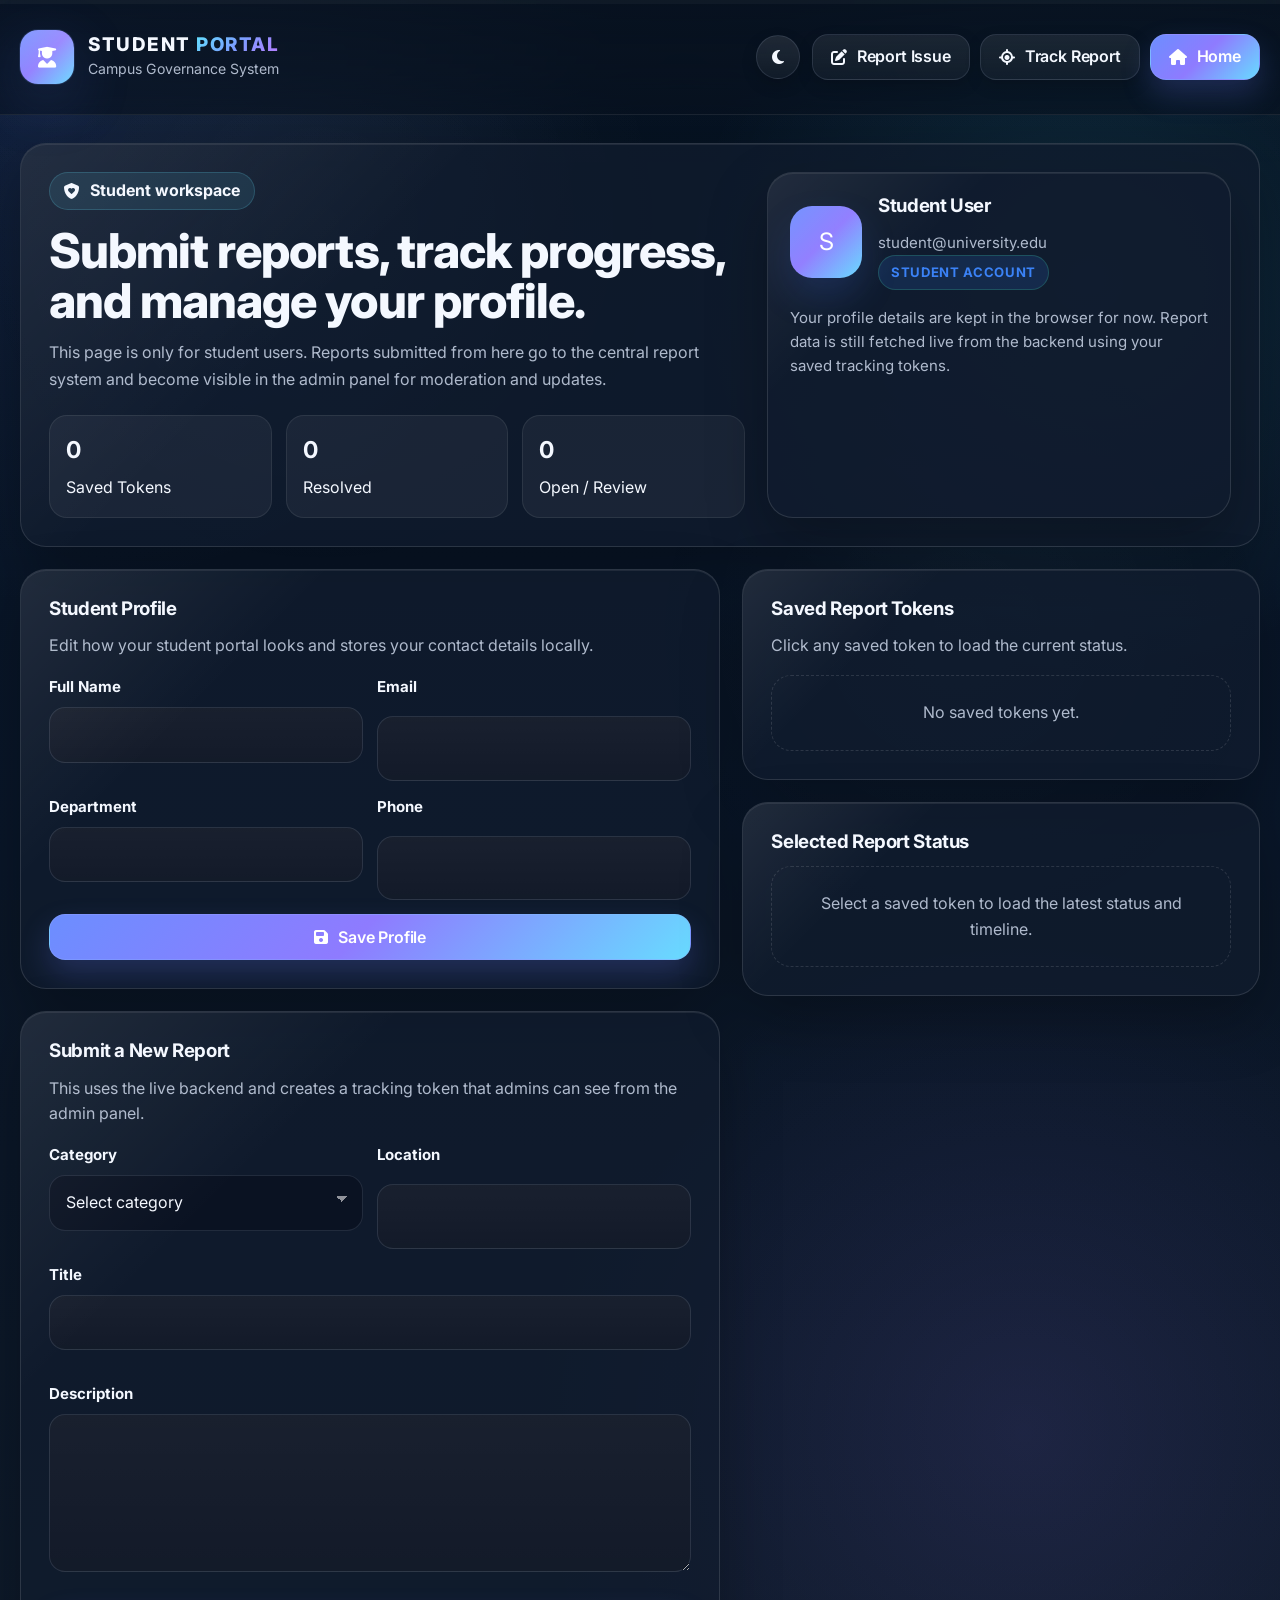
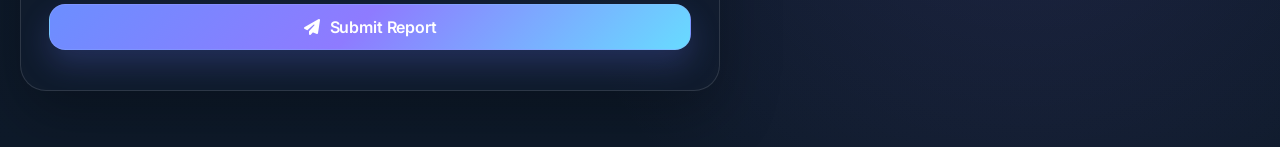
<file: frontend/dashboard.html>
<!DOCTYPE html>
<html lang="en">
<head>
    <meta charset="UTF-8" />
    <meta name="viewport" content="width=device-width, initial-scale=1.0" />
    <title>Student Portal - Campus Governance System</title>
    <link rel="stylesheet" href="css/style.css" />
    <link rel="stylesheet" href="css/theme.css" />
    <link rel="stylesheet" href="https://cdnjs.cloudflare.com/ajax/libs/font-awesome/6.5.2/css/all.min.css" />
    <link href="https://fonts.googleapis.com/css2?family=Inter:wght@400;500;600;700;800&display=swap" rel="stylesheet" />
    <style>
        .student-shell{width:min(1240px,calc(100% - 32px));margin:28px auto 56px;display:grid;gap:22px}
        .student-hero,.student-card{background:var(--bg-card);border:1px solid var(--glass-border);border-radius:26px;box-shadow:var(--shadow-lg),var(--shadow-inner);position:relative;overflow:hidden}
        .student-hero::before,.student-card::before{content:"";position:absolute;inset:0;background:linear-gradient(135deg,rgba(255,255,255,.08),transparent 28%);pointer-events:none}
        .student-hero,.student-card{padding:28px}
        .student-hero{display:grid;grid-template-columns:minmax(0,1.2fr) minmax(300px,.8fr);gap:22px}
        .student-grid{display:grid;grid-template-columns:minmax(0,1.15fr) minmax(320px,.85fr);gap:22px;align-items:start}
        .student-badge{display:inline-flex;align-items:center;gap:10px;min-height:38px;padding:0 14px;border-radius:999px;background:rgba(98,227,255,.10);border:1px solid rgba(98,227,255,.18);font-weight:700;margin-bottom:16px}
        .student-title{font-size:clamp(2rem,4vw,3rem);font-weight:800;line-height:1.05;margin-bottom:12px}
        .student-copy{color:var(--text-secondary);line-height:1.7}
        .student-profile-head{display:flex;gap:16px;align-items:center}
        .student-avatar{width:72px;height:72px;border-radius:22px;display:grid;place-items:center;background:var(--gradient-primary);color:#fff;font-size:1.5rem;box-shadow:0 18px 36px rgba(53,99,233,.18)}
        .student-mini-grid{display:grid;grid-template-columns:repeat(3,minmax(0,1fr));gap:14px;margin-top:22px}
        .mini-stat{padding:16px;border-radius:18px;background:rgba(255,255,255,.05);border:1px solid rgba(255,255,255,.08)}
        body[data-theme="light"] .mini-stat{background:#e9edf2;border-color:rgba(198,205,216,.86)}
        .mini-stat strong{display:block;font-size:1.45rem;margin-bottom:6px}
        .student-card h3{margin-bottom:14px}
        .student-card p.lead{color:var(--text-secondary);margin-bottom:16px}
        .token-list{display:grid;gap:12px}
        .token-item{display:flex;justify-content:space-between;gap:10px;align-items:center;padding:14px 16px;border-radius:18px;background:rgba(255,255,255,.05);border:1px solid rgba(255,255,255,.08)}
        body[data-theme="light"] .token-item{background:#e9edf2;border-color:rgba(198,205,216,.86)}
        .token-meta{display:grid;gap:6px}
        .token-meta strong{font-family:ui-monospace,SFMono-Regular,Menlo,monospace}
        .token-meta small{color:var(--text-secondary)}
        .profile-form,.report-form{display:grid;gap:14px}
        .form-grid{display:grid;grid-template-columns:repeat(2,minmax(0,1fr));gap:14px}
        .profile-note,.status-note{color:var(--text-secondary);font-size:.94rem}
        .status-badge{display:inline-flex;align-items:center;justify-content:center;padding:6px 12px;border-radius:999px;font-weight:700;font-size:.82rem}
        .status-pending{background:rgba(245,158,11,.15);color:#f59e0b}
        .status-verified{background:rgba(59,130,246,.15);color:#3b82f6}
        .status-progress{background:rgba(168,85,247,.15);color:#8b5cf6}
        .status-resolved{background:rgba(34,197,94,.15);color:#22c55e}
        .timeline{display:grid;gap:12px}
        .timeline-item{padding:14px 16px;border-radius:18px;background:rgba(255,255,255,.05);border:1px solid rgba(255,255,255,.08)}
        body[data-theme="light"] .timeline-item{background:#eef1f5;border-color:rgba(198,205,216,.86)}
        .empty-box{padding:24px;border-radius:20px;border:1px dashed rgba(255,255,255,.12);text-align:center;color:var(--text-secondary)}
        body[data-theme="light"] .empty-box{border-color:rgba(198,205,216,.86)}
        @media (max-width:1000px){.student-hero,.student-grid,.form-grid,.student-mini-grid{grid-template-columns:1fr}}
    </style>
</head>
<body data-theme="dark">
<div class="progress-container" aria-hidden="true"><div class="progress-bar" id="progressBar"></div></div>
<header class="site-header">
    <div class="container">
        <div class="header-content">
            <div class="logo-area">
                <a href="index.html" class="logo-link">
                    <div class="logo-icon"><i class="fas fa-user-graduate"></i></div>
                    <div class="logo-text">
                        <h1>STUDENT <span>PORTAL</span></h1>
                        <span class="institution">Campus Governance System</span>
                    </div>
                </a>
            </div>
            <div class="header-controls">
                <div class="theme-toggle">
                    <button class="theme-btn" id="themeToggle" type="button" aria-label="Toggle theme"><i class="fas fa-moon" id="themeIcon"></i></button>
                </div>
                <div class="auth-buttons">
                    <a href="report.html" class="btn-outline"><i class="fas fa-pen-to-square"></i> Report Issue</a>
                    <a href="track.html" class="btn-outline"><i class="fas fa-location-crosshairs"></i> Track Report</a>
                    <a href="index.html" class="btn-primary"><i class="fas fa-house"></i> Home</a>
                </div>
            </div>
        </div>
    </div>
</header>

<main class="student-shell">
    <section class="student-hero">
        <div>
            <div class="student-badge"><i class="fas fa-shield-heart"></i><span>Student workspace</span></div>
            <h1 class="student-title">Submit reports, track progress, and manage your profile.</h1>
            <p class="student-copy">This page is only for student users. Reports submitted from here go to the central report system and become visible in the admin panel for moderation and updates.</p>
            <div class="student-mini-grid">
                <div class="mini-stat"><strong id="statTracked">0</strong><span>Saved Tokens</span></div>
                <div class="mini-stat"><strong id="statResolved">0</strong><span>Resolved</span></div>
                <div class="mini-stat"><strong id="statPending">0</strong><span>Open / Review</span></div>
            </div>
        </div>
        <div class="student-card" style="padding:22px">
            <div class="student-profile-head">
                <div class="student-avatar" id="studentAvatar"><i class="fas fa-user"></i></div>
                <div>
                    <h3 id="studentNameHeading">Student User</h3>
                    <p class="profile-note" id="studentEmailHeading">student@university.edu</p>
                    <span class="status-badge status-verified">Student Account</span>
                </div>
            </div>
            <p class="profile-note" style="margin-top:16px">Your profile details are kept in the browser for now. Report data is still fetched live from the backend using your saved tracking tokens.</p>
        </div>
    </section>

    <section class="student-grid">
        <div style="display:grid;gap:22px">
            <section class="student-card">
                <h3>Student Profile</h3>
                <p class="lead">Edit how your student portal looks and stores your contact details locally.</p>
                <form id="profileForm" class="profile-form">
                    <div class="form-grid">
                        <div class="form-group"><label for="profileName">Full Name</label><input id="profileName" type="text" /></div>
                        <div class="form-group"><label for="profileEmail">Email</label><input id="profileEmail" type="email" /></div>
                    </div>
                    <div class="form-grid">
                        <div class="form-group"><label for="profileDept">Department</label><input id="profileDept" type="text" /></div>
                        <div class="form-group"><label for="profilePhone">Phone</label><input id="profilePhone" type="text" /></div>
                    </div>
                    <button type="submit" class="btn-primary"><i class="fas fa-floppy-disk"></i> Save Profile</button>
                </form>
            </section>

            <section class="student-card">
                <h3>Submit a New Report</h3>
                <p class="lead">This uses the live backend and creates a tracking token that admins can see from the admin panel.</p>
                <form id="studentReportForm" class="report-form">
                    <div class="form-grid">
                        <div class="form-group">
                            <label for="studentCategory">Category</label>
                            <select id="studentCategory" required>
                                <option value="">Select category</option>
                                <option value="academic">Academic</option>
                                <option value="facility">Facility</option>
                                <option value="transport">Transport</option>
                                <option value="security">Security</option>
                                <option value="harassment">Harassment</option>
                                <option value="it">IT Services</option>
                                <option value="admin">Administrative</option>
                            </select>
                        </div>
                        <div class="form-group"><label for="studentLocation">Location</label><input id="studentLocation" type="text" maxlength="120" /></div>
                    </div>
                    <div class="form-group"><label for="studentTitle">Title</label><input id="studentTitle" type="text" maxlength="120" required /></div>
                    <div class="form-group"><label for="studentDescription">Description</label><textarea id="studentDescription" rows="5" required></textarea></div>
                    <button type="submit" class="btn-primary" id="studentSubmitBtn"><i class="fas fa-paper-plane"></i> Submit Report</button>
                </form>
                <div class="status-note" id="studentReportNote" style="margin-top:12px"></div>
            </section>
        </div>

        <div style="display:grid;gap:22px">
            <section class="student-card">
                <h3>Saved Report Tokens</h3>
                <p class="lead">Click any saved token to load the current status.</p>
                <div id="savedTokenList" class="token-list"></div>
            </section>

            <section class="student-card">
                <h3>Selected Report Status</h3>
                <div id="selectedReportStatus" class="empty-box">Select a saved token to load the latest status and timeline.</div>
            </section>
        </div>
    </section>
</main>

<div class="toast-container" id="toastContainer"></div>
<script>
const API_BASE = `${window.location.origin}/api`;
let currentTheme = localStorage.getItem('cgs_theme') || 'dark';

function getSessionUser(){try{return JSON.parse(sessionStorage.getItem('cgs_user')||'null')}catch{return null}}
const sessionUser = getSessionUser();
if(sessionUser && (sessionUser.role==='admin' || sessionUser.role==='faculty')){ window.location.replace('admin/dashboard.php'); }

function setThemeIcon(theme){document.getElementById('themeIcon').className = theme === 'light' ? 'fas fa-sun' : 'fas fa-moon';}
function loadTheme(){document.body.setAttribute('data-theme', currentTheme); setThemeIcon(currentTheme);}
document.getElementById('themeToggle').addEventListener('click',()=>{currentTheme=currentTheme==='dark'?'light':'dark';localStorage.setItem('cgs_theme',currentTheme);loadTheme();});
function showToast(message,type='success'){const c=document.getElementById('toastContainer'); const t=document.createElement('div'); t.className=`toast ${type}`; t.textContent=message; c.appendChild(t); requestAnimationFrame(()=>t.classList.add('show')); setTimeout(()=>{t.classList.remove('show'); setTimeout(()=>t.remove(),300)},3200);}
function updateProgressBar(){const p=document.getElementById('progressBar');const st=document.documentElement.scrollTop||document.body.scrollTop;const sh=document.documentElement.scrollHeight-document.documentElement.clientHeight;p.style.width=`${sh>0?(st/sh)*100:0}%`;}
window.addEventListener('scroll',updateProgressBar);

function getStudentProfile(){
    try {
        const local = JSON.parse(localStorage.getItem('cgs_student_profile') || '{}');
        const sessionUser = JSON.parse(sessionStorage.getItem('cgs_user') || 'null');
        if (sessionUser && !(sessionUser.role==='admin' || sessionUser.role==='faculty')) {
            return {
                name: local.name || sessionUser.name || '',
                email: local.email || sessionUser.email || '',
                department: local.department || '',
                phone: local.phone || ''
            };
        }
        return local;
    } catch { return {}; }
}
function saveStudentProfile(data){
    localStorage.setItem('cgs_student_profile', JSON.stringify(data));
}
function renderProfile(){
    const profile = getStudentProfile();
    document.getElementById('profileName').value = profile.name || '';
    document.getElementById('profileEmail').value = profile.email || '';
    document.getElementById('profileDept').value = profile.department || '';
    document.getElementById('profilePhone').value = profile.phone || '';
    document.getElementById('studentNameHeading').textContent = profile.name || 'Student User';
    document.getElementById('studentEmailHeading').textContent = profile.email || 'student@university.edu';
    document.getElementById('studentAvatar').innerHTML = `<span>${(profile.name || 'S').trim().charAt(0).toUpperCase()}</span>`;
}
document.getElementById('profileForm').addEventListener('submit', e => {
    e.preventDefault();
    saveStudentProfile({
        name: document.getElementById('profileName').value.trim(),
        email: document.getElementById('profileEmail').value.trim(),
        department: document.getElementById('profileDept').value.trim(),
        phone: document.getElementById('profilePhone').value.trim()
    });
    renderProfile();
    showToast('Student profile saved.', 'success');
});

function getSavedTokens(){
    try { return JSON.parse(localStorage.getItem('cgs_tokens') || '[]'); } catch { return []; }
}
function saveToken(token){
    const tokens = getSavedTokens();
    const updated = [token, ...tokens.filter(t => t !== token)].slice(0, 10);
    localStorage.setItem('cgs_tokens', JSON.stringify(updated));
    renderSavedTokens();
}
function statusClass(status=''){
    const s=String(status).toLowerCase();
    if(s.includes('resolved')) return 'status-resolved';
    if(s.includes('verified')) return 'status-verified';
    if(s.includes('progress')||s.includes('assigned')) return 'status-progress';
    return 'status-pending';
}
function prettyStatus(status=''){const s=String(status).replace(/_/g,' ').trim(); return s ? s.replace(/\b\w/g,c=>c.toUpperCase()) : 'Pending';}
function renderSavedTokens(){
    const tokens=getSavedTokens();
    const wrap=document.getElementById('savedTokenList');
    document.getElementById('statTracked').textContent = tokens.length;
    if(!tokens.length){wrap.innerHTML=`<div class="empty-box">No saved tokens yet.</div>`; updateStudentStats([]); return;}
    wrap.innerHTML=tokens.map(token=>`<button class="token-item" type="button" data-token="${token}"><div class="token-meta"><strong>${token}</strong><small>Click to load live report status</small></div><i class="fas fa-arrow-right"></i></button>`).join('');
    wrap.querySelectorAll('[data-token]').forEach(btn=>btn.addEventListener('click',()=>loadReport(btn.dataset.token)));
    Promise.all(tokens.slice(0,10).map(token=>fetch(`${API_BASE}/report/track?token=${encodeURIComponent(token)}`).then(r=>r.json()).catch(()=>null))).then(results=>{
        const items = results.filter(x=>x?.success && x?.data).map(x=>x.data);
        updateStudentStats(items);
    });
}
function updateStudentStats(items){
    const resolved = items.filter(x => String(x.status).toLowerCase().includes('resolved')).length;
    const pending = items.filter(x => !String(x.status).toLowerCase().includes('resolved')).length;
    document.getElementById('statResolved').textContent = resolved;
    document.getElementById('statPending').textContent = pending;
}
async function loadReport(token){
    const target=document.getElementById('selectedReportStatus');
    target.innerHTML='Loading...';
    try{
        const response=await fetch(`${API_BASE}/report/track?token=${encodeURIComponent(token)}`);
        const data=await response.json();
        if(!response.ok || !data?.success || !data?.data){throw new Error(data?.message || 'Report not found');}
        const report=data.data;
        const timeline=(report.timeline||[]).map(item=>`<div class="timeline-item"><strong>${item.title || prettyStatus(item.status)}</strong><div class="profile-note">${item.note || item.description || 'Status updated.'}</div><small class="profile-note">${item.created_at || item.time || ''}</small></div>`).join('');
        target.innerHTML = `<div style="display:grid;gap:12px">
            <div><strong>${report.title || 'Untitled report'}</strong></div>
            <div class="status-badge ${statusClass(report.status)}">${prettyStatus(report.status)}</div>
            <div class="profile-note">${report.description || 'No description available.'}</div>
            <div class="profile-note"><i class="fas fa-location-dot"></i> ${report.location || 'Not specified'}</div>
            <div class="profile-note"><i class="fas fa-clock"></i> Last updated: ${report.updated_at || report.created_at || '—'}</div>
            <div class="timeline">${timeline || '<div class="empty-box">No timeline available yet.</div>'}</div>
        </div>`;
    }catch(error){
        target.innerHTML = `<div class="empty-box">${error.message || 'Unable to load report status.'}</div>`;
    }
}

document.getElementById('studentReportForm').addEventListener('submit', async e => {
    e.preventDefault();
    const btn=document.getElementById('studentSubmitBtn');
    const note=document.getElementById('studentReportNote');
    const category=document.getElementById('studentCategory').value;
    const title=document.getElementById('studentTitle').value.trim();
    const description=document.getElementById('studentDescription').value.trim();
    const location=document.getElementById('studentLocation').value.trim();
    if(!category || !title || !description){showToast('Please fill in all required report fields.','error'); return;}
    const formData=new FormData();
    formData.append('category',category);
    formData.append('title',title);
    formData.append('description',description);
    formData.append('location',location);
    const original=btn.innerHTML; btn.disabled=true; btn.innerHTML='<span class="loading-spinner"></span> Submitting...'; note.textContent='';
    try{
        const response=await fetch(`${API_BASE}/report/submit`,{method:'POST',body:formData});
        const data=await response.json();
        if(!response.ok || !data?.success || !data?.data?.token){throw new Error(data?.message || 'Submission failed');}
        saveToken(data.data.token);
        document.getElementById('studentReportForm').reset();
        note.textContent = `Submitted successfully. Token: ${data.data.token}`;
        showToast(`Report submitted. Token: ${data.data.token}`,'success');
    }catch(error){
        note.textContent = error.message || 'Submission failed.';
        showToast(note.textContent,'error');
    }finally{
        btn.disabled=false; btn.innerHTML=original;
    }
});

loadTheme();
renderProfile();
renderSavedTokens();
updateProgressBar();
</script>
</body>
</html>
</file>
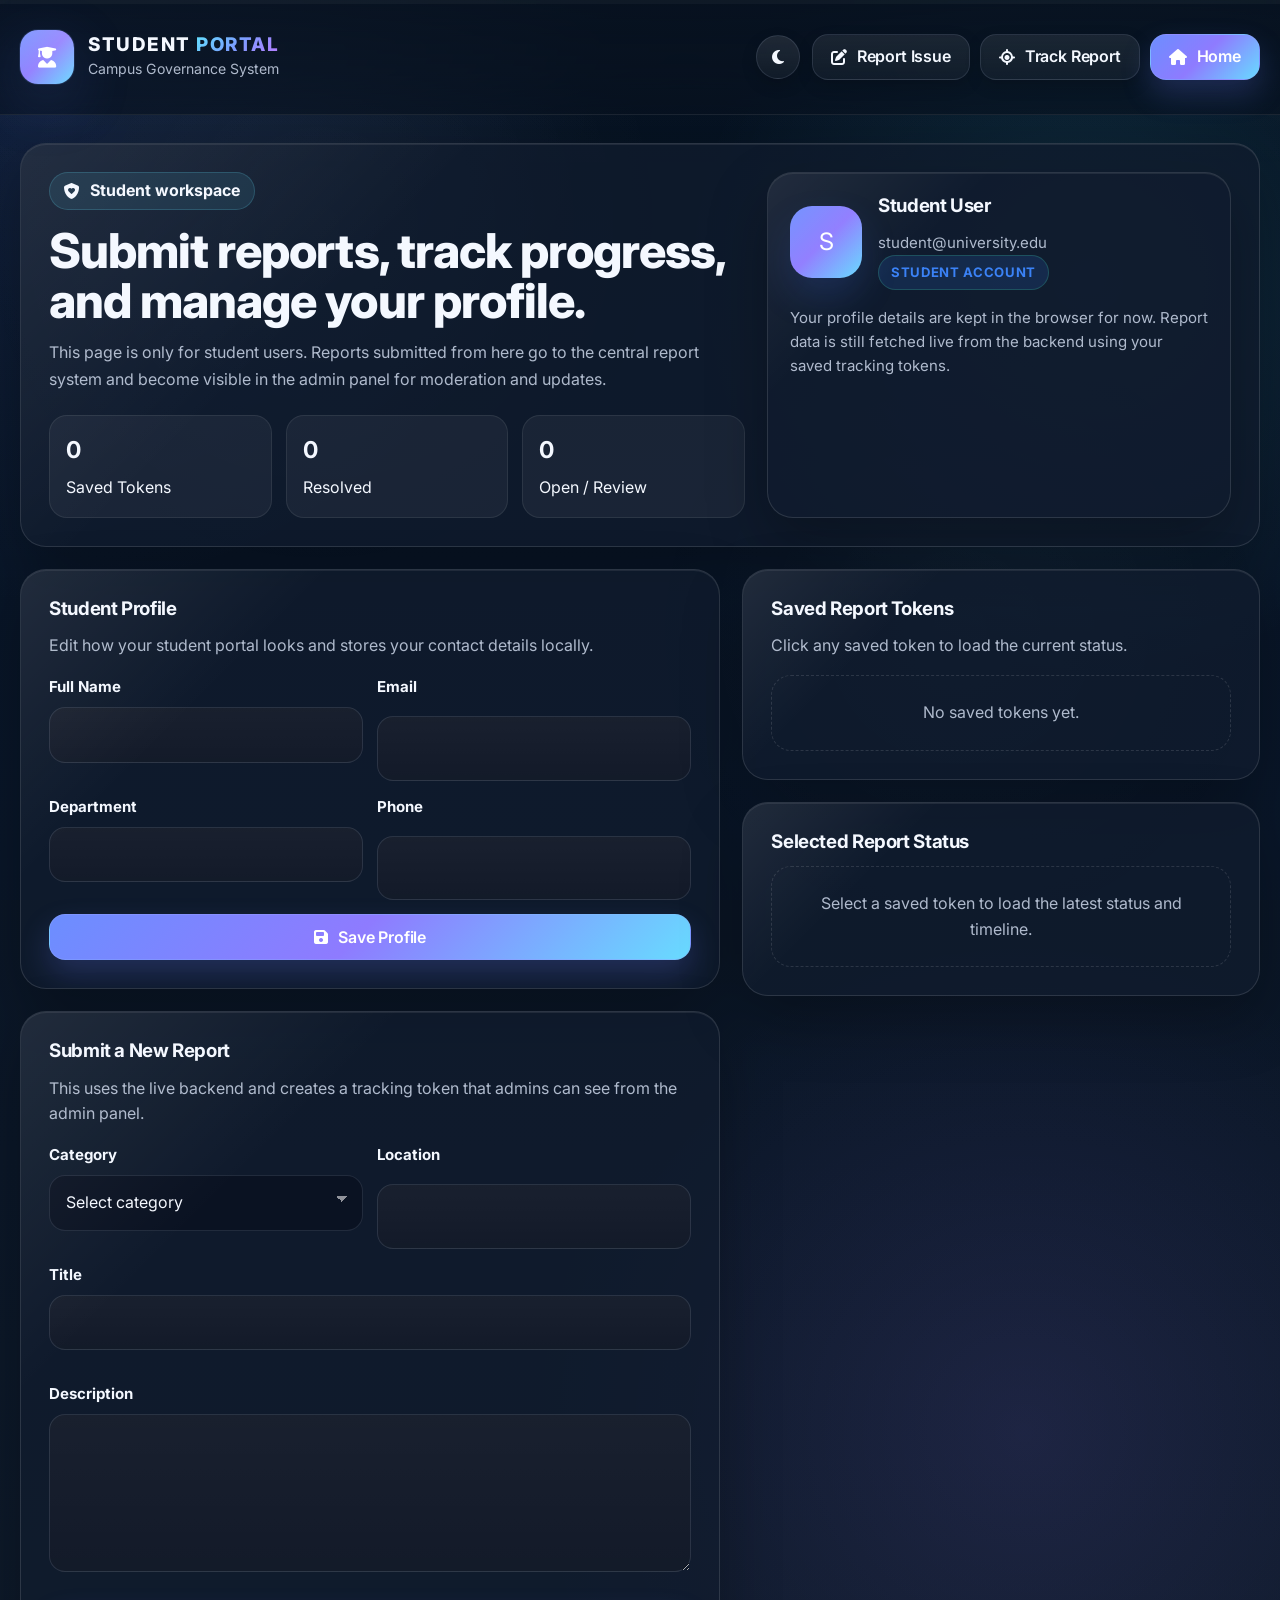
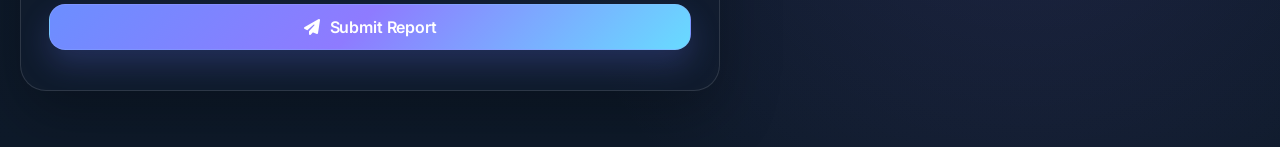
<file: frontend/department.html>
<!DOCTYPE html>
<html lang="en"><head><meta charset="UTF-8"><meta name="viewport" content="width=device-width, initial-scale=1.0"><title>Department Portal Redirect</title><script>
(function(){
  const user = JSON.parse(sessionStorage.getItem('cgs_user') || 'null');
  if (user && (user.role === 'admin' || user.role === 'faculty')) {
    window.location.replace('admin/dashboard.php');
    return;
  }
  window.location.replace('dashboard.html');
})();
</script></head><body></body></html>
</file>
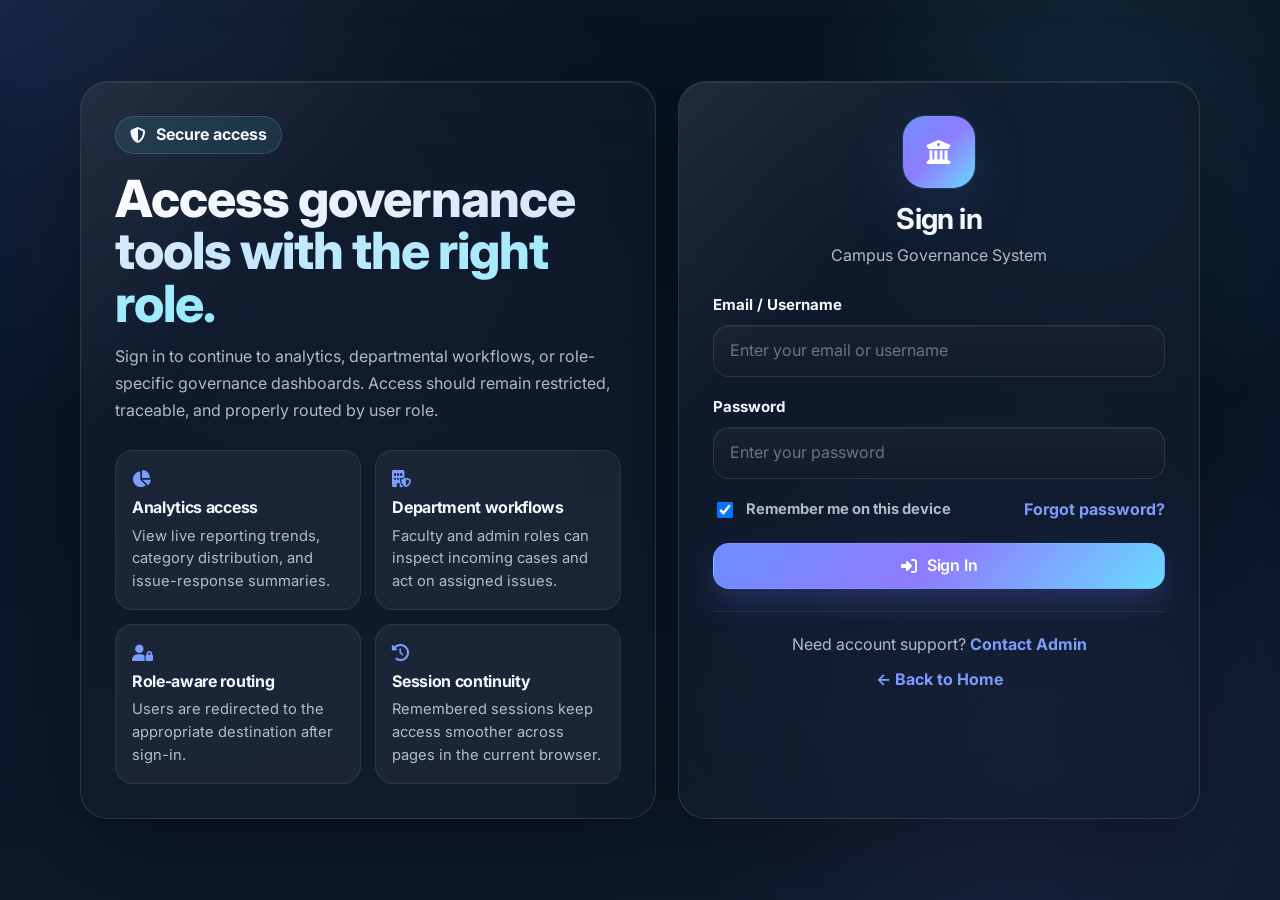
<file: frontend/login.html>
<!DOCTYPE html>
<html lang="en">
<head>
    <meta charset="UTF-8" />
    <meta name="viewport" content="width=device-width, initial-scale=1.0" />
    <title>Login - Campus Governance System</title>

    <link rel="stylesheet" href="css/style.css" />
    <link rel="stylesheet" href="css/theme.css" />
    <link rel="stylesheet" href="https://cdnjs.cloudflare.com/ajax/libs/font-awesome/6.4.0/css/all.min.css" />
    <link href="https://fonts.googleapis.com/css2?family=Inter:wght@400;500;600;700;800&display=swap" rel="stylesheet" />

    <style>
        .login-page {
            min-height: 100vh;
            display: grid;
            place-items: center;
            padding: 28px;
        }

        .login-shell {
            width: min(1120px, 100%);
            display: grid;
            grid-template-columns: minmax(0, 1.05fr) minmax(420px, 0.95fr);
            gap: 22px;
            align-items: stretch;
        }

        .login-showcase,
        .login-card {
            background: var(--bg-card);
            border: 1px solid var(--glass-border);
            border-radius: 28px;
            box-shadow: var(--shadow-xl), var(--shadow-inner);
            position: relative;
            overflow: hidden;
        }

        .login-showcase::before,
        .login-card::before {
            content: "";
            position: absolute;
            inset: 0;
            background: linear-gradient(135deg, rgba(255,255,255,0.08), transparent 28%);
            pointer-events: none;
        }

        .login-showcase,
        .login-card {
            padding: 34px;
        }

        .showcase-badge {
            display: inline-flex;
            align-items: center;
            gap: 10px;
            min-height: 38px;
            padding: 0 14px;
            border-radius: 999px;
            background: rgba(98, 227, 255, 0.10);
            border: 1px solid rgba(98, 227, 255, 0.18);
            font-weight: 700;
            margin-bottom: 18px;
        }

        .showcase-title {
            font-size: clamp(2.1rem, 4vw, 3.3rem);
            line-height: 1.02;
            font-weight: 800;
            margin-bottom: 14px;
        }

        .showcase-title span {
            background: linear-gradient(135deg, #ffffff 0%, #dbe7ff 42%, #94ebff 100%);
            -webkit-background-clip: text;
            -webkit-text-fill-color: transparent;
            background-clip: text;
        }

        body[data-theme="light"] .showcase-title span {
            background: linear-gradient(135deg, #1f2937 0%, #3563e9 48%, #1995c5 100%);
            -webkit-background-clip: text;
            -webkit-text-fill-color: transparent;
            background-clip: text;
        }

        .showcase-text {
            color: var(--text-secondary);
            font-size: 1rem;
            line-height: 1.7;
            max-width: 60ch;
        }

        .showcase-grid {
            display: grid;
            grid-template-columns: repeat(2, minmax(0, 1fr));
            gap: 14px;
            margin-top: 26px;
        }

        .showcase-feature {
            padding: 16px;
            border-radius: 18px;
            background: rgba(255,255,255,0.05);
            border: 1px solid rgba(255,255,255,0.08);
        }

        .showcase-feature i {
            color: var(--accent-primary);
            margin-bottom: 10px;
            font-size: 1.05rem;
        }

        .showcase-feature h4 {
            margin-bottom: 8px;
            font-size: 1rem;
        }

        .showcase-feature p {
            color: var(--text-secondary);
            font-size: 0.92rem;
            line-height: 1.55;
        }

        .login-card-header {
            text-align: center;
            margin-bottom: 24px;
        }

        .login-logo {
            width: 72px;
            height: 72px;
            margin: 0 auto 14px;
            border-radius: 22px;
            display: grid;
            place-items: center;
            background: var(--gradient-primary);
            color: white;
            font-size: 1.5rem;
            box-shadow: var(--glow-primary);
        }

        .login-card-header h1 {
            font-size: 1.8rem;
            margin-bottom: 8px;
        }

        .login-card-header p {
            color: var(--text-secondary);
        }

        .login-helper-row {
            display: flex;
            justify-content: space-between;
            align-items: center;
            gap: 12px;
            margin-top: 8px;
            margin-bottom: 20px;
        }

        .remember-wrap {
            display: inline-flex;
            align-items: center;
            gap: 10px;
            color: var(--text-secondary);
            font-size: 0.92rem;
        }

        .remember-wrap input {
            width: 16px;
            min-height: 16px;
        }

        .inline-link {
            color: var(--accent-primary);
            font-weight: 700;
            text-decoration: none;
        }

        .alert-box {
            display: none;
            margin-bottom: 18px;
            padding: 14px 16px;
            border-radius: 16px;
            font-weight: 600;
        }

        .alert-box.error {
            display: block;
            background: rgba(255, 127, 143, 0.12);
            border: 1px solid rgba(255, 127, 143, 0.18);
            color: #ffd7df;
        }

        body[data-theme="light"] .alert-box.error {
            background: #f7e1e4;
            border-color: #ebc5ca;
            color: #b53e47;
        }

        .alert-box.success {
            display: block;
            background: rgba(66, 220, 163, 0.12);
            border: 1px solid rgba(66, 220, 163, 0.18);
            color: #d2ffef;
        }

        body[data-theme="light"] .alert-box.success {
            background: #def2ea;
            border-color: #c2e3d7;
            color: #0f8160;
        }

        .login-footer {
            margin-top: 22px;
            padding-top: 20px;
            border-top: 1px solid rgba(255,255,255,0.08);
            text-align: center;
            color: var(--text-secondary);
        }

        body[data-theme="light"] .login-footer {
            border-top-color: rgba(198,205,216,0.86);
        }

        @media (max-width: 980px) {
            .login-shell {
                grid-template-columns: 1fr;
            }
        }

        @media (max-width: 640px) {
            .login-page {
                padding: 12px;
            }

            .login-showcase,
            .login-card {
                padding: 22px;
            }

            .showcase-grid {
                grid-template-columns: 1fr;
            }

            .login-helper-row {
                align-items: flex-start;
                flex-direction: column;
            }
        }
    </style>
</head>
<body data-theme="dark">
    <div class="login-page">
        <div class="login-shell">
            <section class="login-showcase">
                <div class="showcase-badge">
                    <i class="fas fa-shield-halved"></i>
                    Secure access
                </div>

                <h2 class="showcase-title"><span>Access governance tools with the right role.</span></h2>
                <p class="showcase-text">
                    Sign in to continue to analytics, departmental workflows, or role-specific governance dashboards. Access should remain restricted, traceable, and properly routed by user role.
                </p>

                <div class="showcase-grid">
                    <div class="showcase-feature">
                        <i class="fas fa-chart-pie"></i>
                        <h4>Analytics access</h4>
                        <p>View live reporting trends, category distribution, and issue-response summaries.</p>
                    </div>
                    <div class="showcase-feature">
                        <i class="fas fa-building-shield"></i>
                        <h4>Department workflows</h4>
                        <p>Faculty and admin roles can inspect incoming cases and act on assigned issues.</p>
                    </div>
                    <div class="showcase-feature">
                        <i class="fas fa-user-lock"></i>
                        <h4>Role-aware routing</h4>
                        <p>Users are redirected to the appropriate destination after sign-in.</p>
                    </div>
                    <div class="showcase-feature">
                        <i class="fas fa-clock-rotate-left"></i>
                        <h4>Session continuity</h4>
                        <p>Remembered sessions keep access smoother across pages in the current browser.</p>
                    </div>
                </div>
            </section>

            <section class="login-card">
                <div class="login-card-header">
                    <div class="login-logo">
                        <i class="fas fa-university"></i>
                    </div>
                    <h1>Sign in</h1>
                    <p>Campus Governance System</p>
                </div>

                <div class="alert-box" id="alertBox"></div>

                <form id="loginForm" novalidate>
                    <div class="form-group">
                        <label for="email">Email / Username</label>
                        <input type="text" id="email" class="form-control" placeholder="Enter your email or username" required />
                    </div>

                    <div class="form-group">
                        <label for="password">Password</label>
                        <input type="password" id="password" class="form-control" placeholder="Enter your password" required />
                    </div>

                    <div class="login-helper-row">
                        <label class="remember-wrap">
                            <input type="checkbox" id="rememberMe" checked />
                            <span>Remember me on this device</span>
                        </label>

                        <a href="#" class="inline-link" onclick="return false;">Forgot password?</a>
                    </div>

                    <button type="submit" class="submit-btn" style="width: 100%;" id="loginBtn">
                        <i class="fas fa-right-to-bracket"></i>
                        Sign In
                    </button>
                </form>

                <div class="login-footer">
                    <p>Need account support? <a href="#" class="inline-link" onclick="return false;">Contact Admin</a></p>
                    <p style="margin-top: 10px;">
                        <a href="index.html" class="inline-link">← Back to Home</a>
                    </p>
                </div>
            </section>
        </div>
    </div>

    <script src="js/api.js"></script>
    <script>
        const loginForm = document.getElementById('loginForm');
        const loginBtn = document.getElementById('loginBtn');
        const alertBox = document.getElementById('alertBox');

        function loadTheme() {
            const theme = localStorage.getItem('cgs_theme') || 'dark';
            document.body.setAttribute('data-theme', theme);
        }

        function showAlert(message, type = 'error') {
            alertBox.className = `alert-box ${type}`;
            alertBox.textContent = message;
            alertBox.style.display = 'block';
        }

        function hideAlert() {
            alertBox.style.display = 'none';
            alertBox.textContent = '';
        }

        function saveSession(userData, remember) {
            sessionStorage.setItem('cgs_logged_in', 'true');
            sessionStorage.setItem('cgs_user', JSON.stringify(userData));

            if (remember) {
                localStorage.setItem('user', JSON.stringify(userData));
            } else {
                localStorage.removeItem('user');
            }
        }

        function routeUser(userData) {
            if (userData.role === 'admin' || userData.role === 'faculty') {
                window.location.href = `${window.location.origin}/frontend/admin/dashboard.php`;
                return;
            }

            window.location.href = '/frontend/dashboard.html';
        }

        async function handleLogin(event) {
            event.preventDefault();
            hideAlert();

            const login = document.getElementById('email').value.trim();
            const password = document.getElementById('password').value;
            const remember = document.getElementById('rememberMe').checked;

            if (!login || !password) {
                showAlert('Please enter both username/email and password.');
                return;
            }

            const originalHtml = loginBtn.innerHTML;
            loginBtn.disabled = true;
            loginBtn.innerHTML = '<span class="loading-spinner"></span> Signing in...';

            try {
                if (!window.API || typeof window.API.login !== 'function') {
                    throw new Error('API helper is not available.');
                }

                const response = await window.API.login({ login, password });

                if (!response?.success || !response?.data?.user) {
                    throw new Error(response?.message || 'Login failed');
                }

                const backendUser = response.data.user;
                const userData = {
                    id: backendUser.id ?? null,
                    name: backendUser.full_name || backendUser.username || login,
                    email: backendUser.email || '',
                    role: backendUser.role || 'student',
                    department_id: backendUser.department_id ?? null
                };

                saveSession(userData, remember);

                showAlert('Login successful. Redirecting...', 'success');

                setTimeout(() => {
                    routeUser(userData);
                }, 500);
            } catch (error) {
                console.error('Login error:', error);
                showAlert(error.message || 'Invalid email or password.');
            } finally {
                loginBtn.disabled = false;
                loginBtn.innerHTML = originalHtml;
            }
        }

        loginForm.addEventListener('submit', handleLogin);
        document.addEventListener('DOMContentLoaded', loadTheme);
    </script>
</body>
</html>
</file>
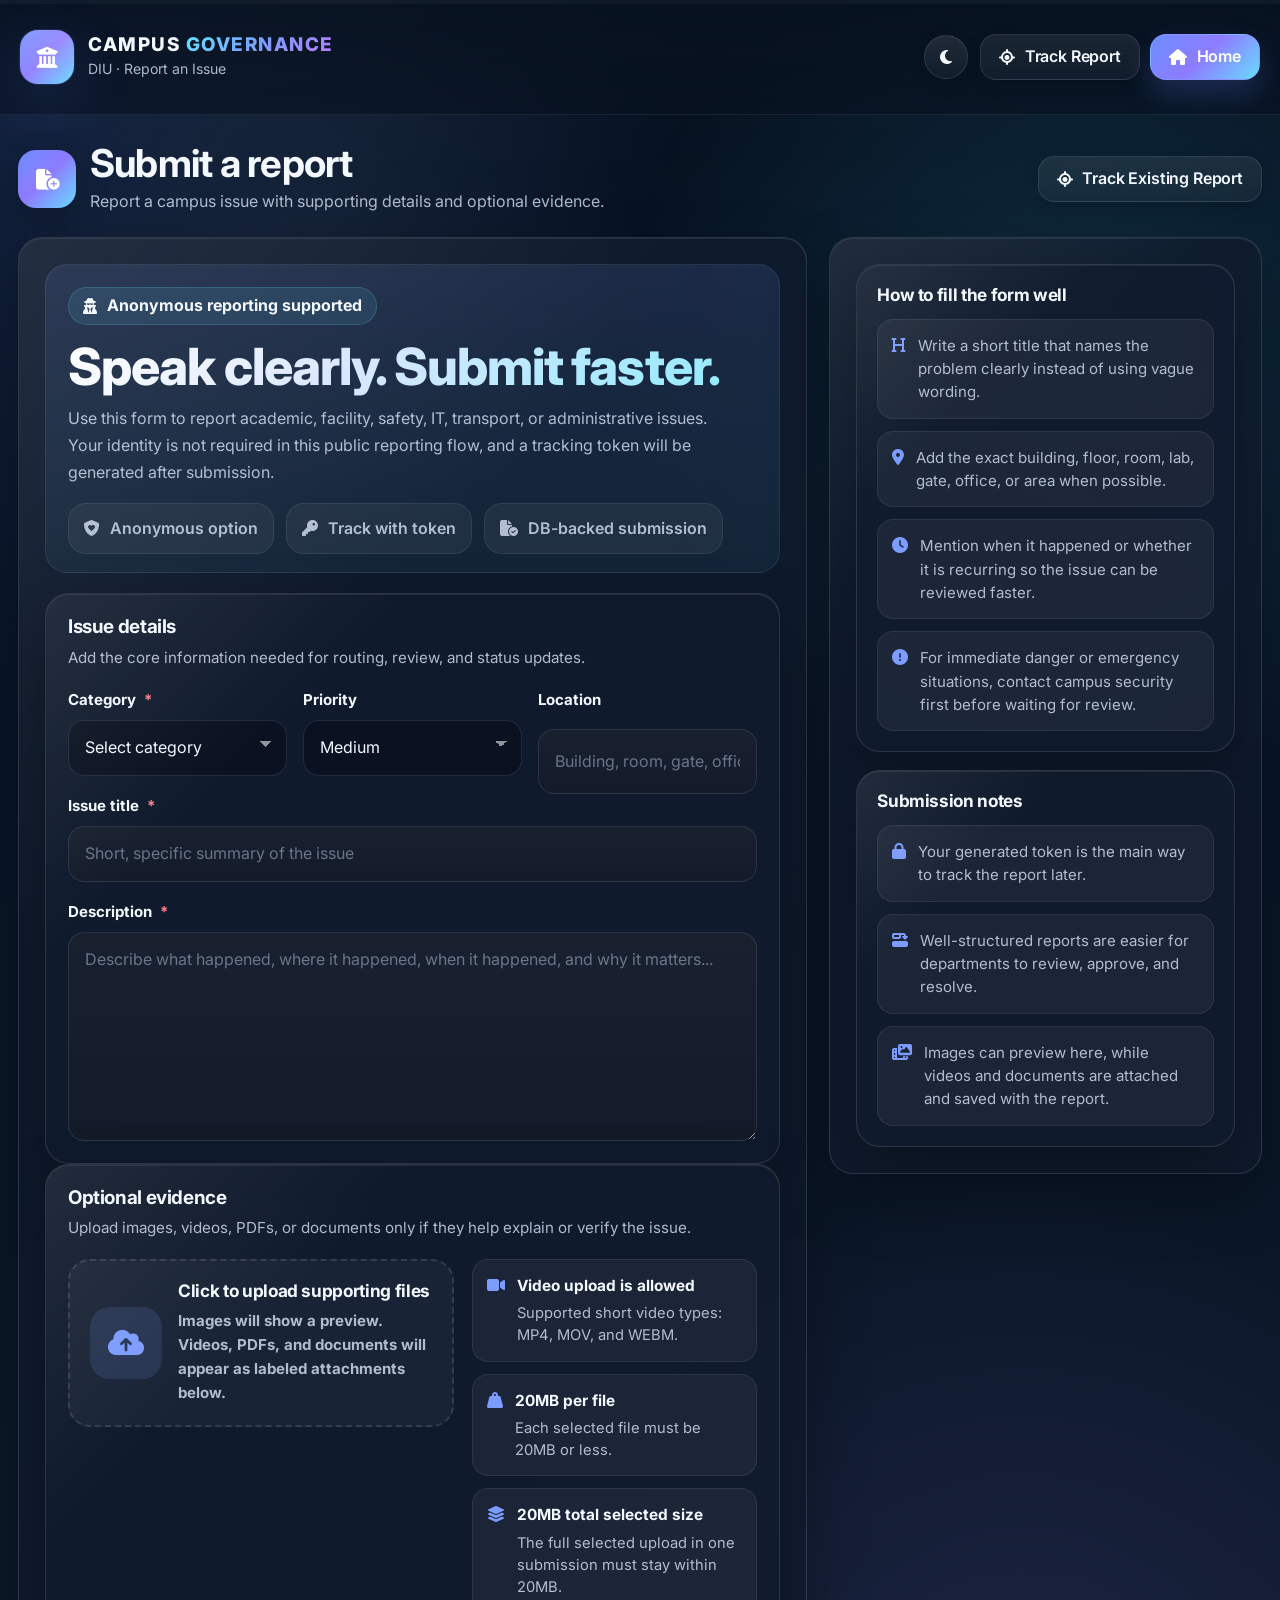
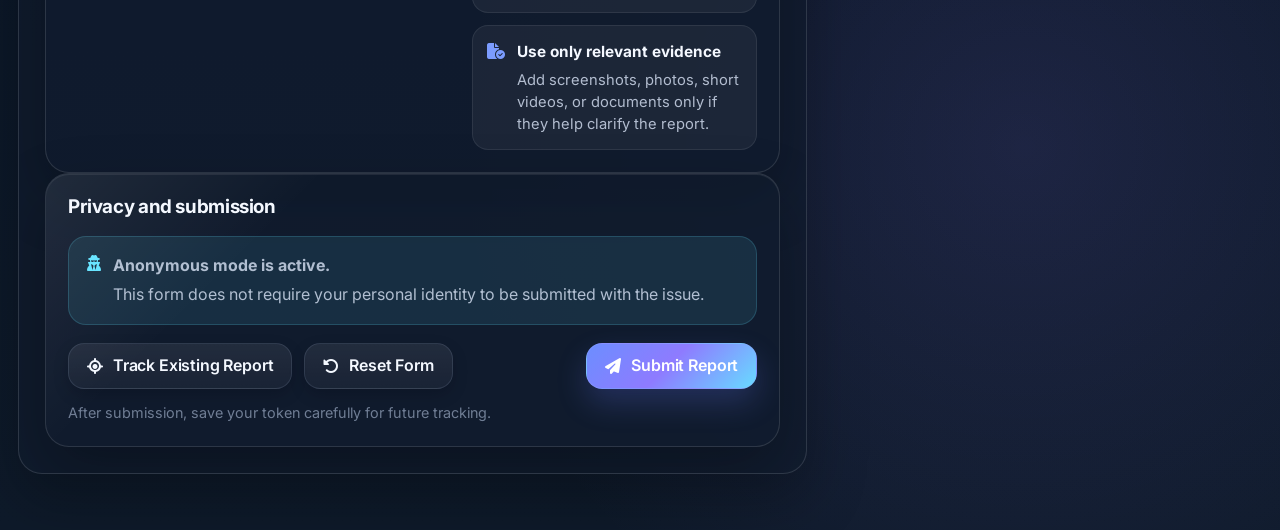
<file: frontend/report.html>
<!DOCTYPE html>
<html lang="en">
<head>
    <meta charset="UTF-8" />
    <meta name="viewport" content="width=device-width, initial-scale=1.0" />
    <title>Report Issue - Campus Governance System</title>

    <link rel="stylesheet" href="css/style.css" />
    <link rel="stylesheet" href="css/theme.css" />
    <link rel="stylesheet" href="https://cdnjs.cloudflare.com/ajax/libs/font-awesome/6.4.0/css/all.min.css" />
    <link href="https://fonts.googleapis.com/css2?family=Inter:wght@400;500;600;700;800&display=swap" rel="stylesheet" />

    <style>
        .page-shell {
            width: min(1280px, calc(100% - 36px));
            margin: 28px auto 56px;
        }

        .report-topbar {
            display: flex;
            align-items: center;
            justify-content: space-between;
            gap: 16px;
            margin-bottom: 22px;
        }

        .report-topbar-left {
            display: flex;
            align-items: center;
            gap: 14px;
        }

        .report-topbar-icon {
            width: 58px;
            height: 58px;
            border-radius: 18px;
            display: grid;
            place-items: center;
            background: var(--gradient-primary);
            color: #fff;
            font-size: 1.3rem;
            box-shadow: var(--shadow-md);
            flex-shrink: 0;
        }

        .report-topbar h1 {
            margin: 0;
            font-size: clamp(1.7rem, 3vw, 2.4rem);
            line-height: 1.05;
        }

        .report-topbar p {
            margin: 6px 0 0;
            color: var(--text-secondary);
        }

        .report-topbar-actions {
            display: flex;
            align-items: center;
            gap: 12px;
            flex-wrap: wrap;
        }

        .report-layout {
            display: grid;
            grid-template-columns: minmax(0, 1.55fr) minmax(320px, 0.85fr);
            gap: 22px;
            align-items: start;
        }

        .report-main,
        .report-side,
        .report-section,
        .info-card {
            background: var(--bg-card);
            border: 1px solid var(--glass-border);
            border-radius: 24px;
            box-shadow: var(--shadow-lg), var(--shadow-inner);
            position: relative;
            overflow: hidden;
        }

        .report-main::before,
        .report-side::before,
        .report-section::before,
        .info-card::before {
            content: "";
            position: absolute;
            inset: 0;
            background: linear-gradient(135deg, rgba(255,255,255,0.08), transparent 28%);
            pointer-events: none;
        }

        .report-main,
        .report-side {
            padding: 26px;
        }

        .report-main {
            display: grid;
            gap: 20px;
        }

        .report-side {
            display: grid;
            gap: 18px;
            position: sticky;
            top: 92px;
        }

        .intro-card {
            padding: 22px 22px 18px;
            border-radius: 22px;
            background: linear-gradient(180deg, rgba(124,156,255,0.12), rgba(98,227,255,0.06));
            border: 1px solid rgba(255,255,255,0.08);
        }

        .intro-badge {
            display: inline-flex;
            align-items: center;
            gap: 10px;
            min-height: 38px;
            padding: 0 14px;
            border-radius: 999px;
            background: rgba(98, 227, 255, 0.10);
            border: 1px solid rgba(98, 227, 255, 0.18);
            color: var(--text-primary);
            font-weight: 700;
            margin-bottom: 16px;
        }

        .intro-title {
            font-size: clamp(2rem, 4vw, 3.4rem);
            line-height: 0.98;
            font-weight: 800;
            margin: 0 0 14px;
        }

        .intro-title span {
            background: linear-gradient(135deg, #ffffff 0%, #dbe7ff 42%, #94ebff 100%);
            -webkit-background-clip: text;
            -webkit-text-fill-color: transparent;
            background-clip: text;
        }

        body[data-theme="light"] .intro-title span {
            background: linear-gradient(135deg, #1f2937 0%, #3563e9 48%, #1995c5 100%);
            -webkit-background-clip: text;
            -webkit-text-fill-color: transparent;
            background-clip: text;
        }

        .intro-text {
            color: var(--text-secondary);
            font-size: 1rem;
            line-height: 1.7;
            max-width: 64ch;
            margin-bottom: 16px;
        }

        .intro-points {
            display: flex;
            flex-wrap: wrap;
            gap: 12px;
        }

        .intro-pill {
            display: inline-flex;
            align-items: center;
            gap: 10px;
            padding: 12px 15px;
            border-radius: 18px;
            background: rgba(255,255,255,0.05);
            border: 1px solid rgba(255,255,255,0.08);
            color: var(--text-secondary);
            font-weight: 600;
        }

        .report-section {
            padding: 22px;
        }

        .report-section h2 {
            font-size: 1.18rem;
            margin-bottom: 8px;
        }

        .report-section-sub {
            color: var(--text-secondary);
            margin-bottom: 18px;
            font-size: 0.95rem;
            line-height: 1.6;
        }

        .three-col {
            display: grid;
            grid-template-columns: repeat(3, minmax(0, 1fr));
            gap: 16px;
        }

        .evidence-shell {
            display: grid;
            grid-template-columns: minmax(0, 1.15fr) minmax(280px, 0.85fr);
            gap: 18px;
            align-items: start;
        }

        .file-dropzone {
            border: 2px dashed rgba(255,255,255,0.12);
            border-radius: 22px;
            background: rgba(255,255,255,0.04);
            padding: 20px;
            transition: all .25s ease;
            cursor: pointer;
            display: grid;
            grid-template-columns: 72px 1fr;
            gap: 16px;
            align-items: center;
            min-height: 120px;
        }

        .file-dropzone:hover {
            border-color: rgba(124,156,255,0.28);
            background: rgba(124,156,255,0.06);
        }

        body[data-theme="light"] .file-dropzone {
            border-color: rgba(198,205,216,0.95);
            background: #eef1f5;
        }

        body[data-theme="light"] .file-dropzone:hover {
            border-color: rgba(53,99,233,0.30);
            background: #e9edf2;
        }

        .dropzone-icon {
            width: 72px;
            height: 72px;
            border-radius: 20px;
            display: grid;
            place-items: center;
            background: rgba(124,156,255,0.14);
            color: var(--accent-primary);
            font-size: 1.8rem;
            flex-shrink: 0;
        }

        .dropzone-copy h4 {
            margin: 0 0 8px;
            font-size: 1.08rem;
        }

        .dropzone-copy p {
            color: var(--text-secondary);
            font-size: 0.94rem;
            line-height: 1.6;
            margin: 0;
        }

        .file-dropzone input {
            display: none;
        }

        .evidence-rules {
            display: grid;
            gap: 12px;
        }

        .rule-card {
            display: flex;
            align-items: flex-start;
            gap: 12px;
            padding: 14px;
            border-radius: 16px;
            background: rgba(255,255,255,0.05);
            border: 1px solid rgba(255,255,255,0.08);
        }

        body[data-theme="light"] .rule-card {
            background: #e9edf2;
            border-color: rgba(198,205,216,0.86);
        }

        .rule-card i {
            color: var(--accent-primary);
            margin-top: 3px;
        }

        .rule-card strong {
            display: block;
            margin-bottom: 4px;
            font-size: 0.96rem;
        }

        .rule-card p {
            margin: 0;
            color: var(--text-secondary);
            font-size: 0.92rem;
            line-height: 1.5;
        }

        .preview-grid {
            display: grid;
            grid-template-columns: repeat(auto-fill, minmax(118px, 1fr));
            gap: 12px;
            margin-top: 16px;
        }

        .preview-card {
            position: relative;
            min-height: 118px;
            border-radius: 18px;
            overflow: hidden;
            border: 1px solid rgba(255,255,255,0.08);
            background: rgba(255,255,255,0.05);
        }

        .preview-card img,
        .preview-card video {
            width: 100%;
            height: 100%;
            object-fit: cover;
            display: block;
        }

        .preview-card-body {
            width: 100%;
            height: 100%;
            display: grid;
            place-items: center;
            padding: 12px;
            text-align: center;
            color: var(--text-secondary);
            font-size: 0.82rem;
            line-height: 1.4;
        }

        .preview-remove {
            position: absolute;
            top: 8px;
            right: 8px;
            width: 28px;
            height: 28px;
            border-radius: 50%;
            display: grid;
            place-items: center;
            background: rgba(7, 17, 31, 0.8);
            color: white;
            font-size: 0.82rem;
            border: none;
            cursor: pointer;
            z-index: 2;
        }

        .anonymous-notice {
            display: flex;
            align-items: flex-start;
            gap: 12px;
            padding: 16px 18px;
            border-radius: 18px;
            background: rgba(98, 227, 255, 0.10);
            border: 1px solid rgba(98, 227, 255, 0.18);
            margin-bottom: 18px;
        }

        .anonymous-notice i {
            color: var(--accent-secondary);
            margin-top: 2px;
            font-size: 1rem;
        }

        .anonymous-notice p {
            margin: 4px 0 0;
            color: var(--text-secondary);
        }

        .form-actions {
            display: flex;
            flex-wrap: wrap;
            gap: 12px;
            justify-content: space-between;
            align-items: center;
            margin-top: 6px;
        }

        .form-actions-left {
            display: flex;
            flex-wrap: wrap;
            gap: 12px;
        }

        .helper-note {
            color: var(--text-muted);
            font-size: 0.9rem;
        }

        .info-card {
            padding: 20px;
        }

        .info-card h3 {
            margin-bottom: 14px;
            font-size: 1.08rem;
        }

        .info-list {
            display: grid;
            gap: 12px;
        }

        .info-item {
            display: flex;
            align-items: flex-start;
            gap: 12px;
            padding: 14px;
            border-radius: 16px;
            background: rgba(255,255,255,0.05);
            border: 1px solid rgba(255,255,255,0.08);
        }

        body[data-theme="light"] .info-item {
            background: #e9edf2;
            border-color: rgba(198,205,216,0.86);
        }

        .info-item i {
            color: var(--accent-primary);
            margin-top: 3px;
        }

        .info-item p {
            margin: 0;
            color: var(--text-secondary);
            font-size: 0.94rem;
            line-height: 1.55;
        }

        .success-modal-card {
            width: min(100%, 560px);
            padding: 30px;
            text-align: center;
        }

        .success-token {
            margin: 18px 0 8px;
            padding: 14px 18px;
            border-radius: 16px;
            background: rgba(255,255,255,0.06);
            border: 1px dashed rgba(255,255,255,0.14);
            font-family: ui-monospace, SFMono-Regular, Menlo, monospace;
            font-size: 1.18rem;
            font-weight: 800;
            letter-spacing: 0.06em;
        }

        body[data-theme="light"] .success-token {
            background: #e9edf2;
            border-color: rgba(198,205,216,0.92);
        }

        .success-actions {
            display: flex;
            gap: 12px;
            justify-content: center;
            flex-wrap: wrap;
            margin-top: 22px;
        }

        .page-footer-links {
            display: flex;
            flex-wrap: wrap;
            gap: 12px;
            margin-top: 12px;
        }

        @media (max-width: 1160px) {
            .report-layout,
            .evidence-shell,
            .three-col {
                grid-template-columns: 1fr;
            }

            .report-side {
                position: static;
            }
        }

        @media (max-width: 780px) {
            .page-shell {
                width: min(100% - 20px, 100%);
            }

            .report-main,
            .report-side,
            .report-section,
            .info-card {
                padding: 18px;
            }

            .file-dropzone {
                grid-template-columns: 1fr;
                text-align: center;
            }

            .dropzone-icon {
                margin: 0 auto;
            }

            .form-actions {
                flex-direction: column;
                align-items: stretch;
            }

            .form-actions-left {
                width: 100%;
                flex-direction: column;
            }

            .form-actions-left .btn-outline,
            .form-actions-left .secondary-btn,
            #submitReport {
                width: 100%;
            }

            .report-topbar {
                flex-direction: column;
                align-items: stretch;
            }
        }
    </style>
</head>
<body data-theme="dark">
    <div class="progress-container" aria-hidden="true">
        <div class="progress-bar" id="progressBar"></div>
    </div>

    <header class="site-header">
        <div class="container">
            <div class="header-content">
                <div class="logo-area">
                    <a href="index.html" class="logo-link">
                        <div class="logo-icon">
                            <i class="fas fa-university"></i>
                        </div>
                        <div class="logo-text">
                            <h1>CAMPUS <span>GOVERNANCE</span></h1>
                            <span class="institution">DIU · Report an Issue</span>
                        </div>
                    </a>
                </div>

                <div class="header-controls">
                    <div class="theme-toggle">
                        <button class="theme-btn" id="themeToggle" type="button" aria-label="Toggle theme">
                            <i class="fas fa-moon" id="themeIcon"></i>
                        </button>
                    </div>

                    <div class="auth-buttons">
                        <a href="track.html" class="btn-outline">
                            <i class="fas fa-location-crosshairs"></i>
                            Track Report
                        </a>
                        <a href="index.html" class="btn-primary">
                            <i class="fas fa-house"></i>
                            Home
                        </a>
                    </div>
                </div>
            </div>
        </div>
    </header>

    <main class="page-shell">
        <div class="report-topbar">
            <div class="report-topbar-left">
                <div class="report-topbar-icon">
                    <i class="fas fa-file-circle-plus"></i>
                </div>
                <div>
                    <h1>Submit a report</h1>
                    <p>Report a campus issue with supporting details and optional evidence.</p>
                </div>
            </div>

            <div class="report-topbar-actions">
                <a href="track.html" class="btn-outline">
                    <i class="fas fa-location-crosshairs"></i>
                    Track Existing Report
                </a>
            </div>
        </div>

        <section class="report-layout">
            <div class="report-main">
                <div class="intro-card">
                    <div class="intro-badge">
                        <i class="fas fa-user-secret"></i>
                        Anonymous reporting supported
                    </div>

                    <h2 class="intro-title"><span>Speak clearly. Submit faster.</span></h2>

                    <p class="intro-text">
                        Use this form to report academic, facility, safety, IT, transport, or administrative issues. Your identity is not required in this public reporting flow, and a tracking token will be generated after submission.
                    </p>

                    <div class="intro-points">
                        <div class="intro-pill">
                            <i class="fas fa-shield-heart"></i>
                            Anonymous option
                        </div>
                        <div class="intro-pill">
                            <i class="fas fa-key"></i>
                            Track with token
                        </div>
                        <div class="intro-pill">
                            <i class="fas fa-file-circle-check"></i>
                            DB-backed submission
                        </div>
                    </div>
                </div>

                <form id="reportForm" enctype="multipart/form-data" novalidate>
                    <div class="report-section">
                        <h2>Issue details</h2>
                        <p class="report-section-sub">Add the core information needed for routing, review, and status updates.</p>

                        <div class="three-col">
                            <div class="form-group">
                                <label for="category">Category <span class="required">*</span></label>
                                <select id="category" name="category" required>
                                    <option value="">Select category</option>
                                    <option value="academic">Academic</option>
                                    <option value="facility">Facility</option>
                                    <option value="transport">Transport</option>
                                    <option value="security">Security</option>
                                    <option value="harassment">Harassment</option>
                                    <option value="it">IT Services</option>
                                    <option value="admin">Administrative</option>
                                </select>
                            </div>

                            <div class="form-group">
                                <label for="priority">Priority</label>
                                <select id="priority" name="priority">
                                    <option value="low">Low</option>
                                    <option value="medium" selected>Medium</option>
                                    <option value="high">High</option>
                                    <option value="critical">Critical</option>
                                </select>
                            </div>

                            <div class="form-group">
                                <label for="location">Location</label>
                                <input type="text" id="location" name="location" placeholder="Building, room, gate, office..." maxlength="120" />
                            </div>
                        </div>

                        <div class="form-group">
                            <label for="title">Issue title <span class="required">*</span></label>
                            <input type="text" id="title" name="title" placeholder="Short, specific summary of the issue" maxlength="120" required />
                        </div>

                        <div class="form-group">
                            <label for="description">Description <span class="required">*</span></label>
                            <textarea id="description" name="description" rows="7" placeholder="Describe what happened, where it happened, when it happened, and why it matters..." required></textarea>
                        </div>
                    </div>

                    <div class="report-section">
                        <h2>Optional evidence</h2>
                        <p class="report-section-sub">Upload images, videos, PDFs, or documents only if they help explain or verify the issue.</p>

                        <div class="evidence-shell">
                            <div>
                                <label class="file-dropzone" for="evidence">
                                    <div class="dropzone-icon">
                                        <i class="fas fa-cloud-arrow-up"></i>
                                    </div>
                                    <div class="dropzone-copy">
                                        <h4>Click to upload supporting files</h4>
                                        <p>
                                            Images will show a preview. Videos, PDFs, and documents will appear as labeled attachments below.
                                        </p>
                                    </div>
                                    <input
                                        type="file"
                                        id="evidence"
                                        name="evidence"
                                        multiple
                                        accept=".jpg,.jpeg,.png,.webp,.mp4,.mov,.webm,.pdf,.txt,.doc,.docx,video/mp4,video/quicktime,video/webm,image/jpeg,image/png,image/webp,application/pdf,text/plain,application/msword,application/vnd.openxmlformats-officedocument.wordprocessingml.document"
                                    />
                                </label>

                                <div class="preview-grid" id="previewContainer"></div>
                            </div>

                            <div class="evidence-rules">
                                <div class="rule-card">
                                    <i class="fas fa-video"></i>
                                    <div>
                                        <strong>Video upload is allowed</strong>
                                        <p>Supported short video types: MP4, MOV, and WEBM.</p>
                                    </div>
                                </div>

                                <div class="rule-card">
                                    <i class="fas fa-weight-hanging"></i>
                                    <div>
                                        <strong>20MB per file</strong>
                                        <p>Each selected file must be 20MB or less.</p>
                                    </div>
                                </div>

                                <div class="rule-card">
                                    <i class="fas fa-layer-group"></i>
                                    <div>
                                        <strong>20MB total selected size</strong>
                                        <p>The full selected upload in one submission must stay within 20MB.</p>
                                    </div>
                                </div>

                                <div class="rule-card">
                                    <i class="fas fa-file-circle-check"></i>
                                    <div>
                                        <strong>Use only relevant evidence</strong>
                                        <p>Add screenshots, photos, short videos, or documents only if they help clarify the report.</p>
                                    </div>
                                </div>
                            </div>
                        </div>
                    </div>

                    <div class="report-section">
                        <h2>Privacy and submission</h2>

                        <div class="anonymous-notice">
                            <i class="fas fa-user-secret"></i>
                            <div>
                                <strong>Anonymous mode is active.</strong>
                                <p>This form does not require your personal identity to be submitted with the issue.</p>
                            </div>
                        </div>

                        <div class="error-message" id="errorMessage" style="display:none;">
                            <span id="errorText">Something went wrong.</span>
                        </div>

                        <div class="form-actions">
                            <div class="form-actions-left">
                                <button type="button" class="btn-outline" onclick="window.location.href='track.html'">
                                    <i class="fas fa-location-crosshairs"></i>
                                    Track Existing Report
                                </button>

                                <button type="reset" class="secondary-btn" id="resetReportForm">
                                    <i class="fas fa-rotate-left"></i>
                                    Reset Form
                                </button>
                            </div>

                            <button type="submit" class="submit-btn" id="submitReport">
                                <i class="fas fa-paper-plane"></i>
                                Submit Report
                            </button>
                        </div>

                        <div class="page-footer-links">
                            <span class="helper-note">After submission, save your token carefully for future tracking.</span>
                        </div>
                    </div>
                </form>
            </div>

            <aside class="report-side">
                <div class="info-card">
                    <h3>How to fill the form well</h3>
                    <div class="info-list">
                        <div class="info-item">
                            <i class="fas fa-heading"></i>
                            <p>Write a short title that names the problem clearly instead of using vague wording.</p>
                        </div>
                        <div class="info-item">
                            <i class="fas fa-location-dot"></i>
                            <p>Add the exact building, floor, room, lab, gate, office, or area when possible.</p>
                        </div>
                        <div class="info-item">
                            <i class="fas fa-clock"></i>
                            <p>Mention when it happened or whether it is recurring so the issue can be reviewed faster.</p>
                        </div>
                        <div class="info-item">
                            <i class="fas fa-circle-exclamation"></i>
                            <p>For immediate danger or emergency situations, contact campus security first before waiting for review.</p>
                        </div>
                    </div>
                </div>

                <div class="info-card">
                    <h3>Submission notes</h3>
                    <div class="info-list">
                        <div class="info-item">
                            <i class="fas fa-lock"></i>
                            <p>Your generated token is the main way to track the report later.</p>
                        </div>
                        <div class="info-item">
                            <i class="fas fa-diagram-successor"></i>
                            <p>Well-structured reports are easier for departments to review, approve, and resolve.</p>
                        </div>
                        <div class="info-item">
                            <i class="fas fa-photo-film"></i>
                            <p>Images can preview here, while videos and documents are attached and saved with the report.</p>
                        </div>
                    </div>
                </div>
            </aside>
        </section>
    </main>

    <div class="modal" id="successModal" aria-hidden="true">
        <div class="modal-overlay"></div>
        <div class="modal-content success-modal-card">
            <div class="empty-icon" style="margin-bottom: 12px;">
                <i class="fas fa-circle-check"></i>
            </div>
            <h3>Report submitted successfully</h3>
            <p style="color: var(--text-secondary); margin-top: 10px;">
                Save this token. You will need it to track progress later.
            </p>

            <div class="success-token" id="generatedToken">CGS-XXXXXX</div>

            <p class="helper-note">A copy has also been saved in this browser for convenience.</p>

            <div class="success-actions">
                <button type="button" class="btn-outline" id="copyTokenBtn">
                    <i class="fas fa-copy"></i>
                    Copy Token
                </button>
                <button type="button" class="btn-primary" id="goTrackBtn">
                    <i class="fas fa-location-crosshairs"></i>
                    Track This Report
                </button>
                <button type="button" class="secondary-btn" id="submitAnotherBtn">
                    <i class="fas fa-plus"></i>
                    Submit Another
                </button>
            </div>
        </div>
    </div>

    <div class="toast-container" id="toastContainer"></div>

    <script src="js/api.js"></script>
    <script>
        const API_BASE = `${window.location.origin}/api`;

        const reportForm = document.getElementById('reportForm');
        const submitBtn = document.getElementById('submitReport');
        const successModal = document.getElementById('successModal');
        const generatedToken = document.getElementById('generatedToken');
        const errorMessage = document.getElementById('errorMessage');
        const errorText = document.getElementById('errorText');
        const evidenceInput = document.getElementById('evidence');
        const previewContainer = document.getElementById('previewContainer');
        const copyTokenBtn = document.getElementById('copyTokenBtn');
        const goTrackBtn = document.getElementById('goTrackBtn');
        const submitAnotherBtn = document.getElementById('submitAnotherBtn');
        const themeToggle = document.getElementById('themeToggle');
        const themeIcon = document.getElementById('themeIcon');
        const progressBar = document.getElementById('progressBar');
        const resetReportFormBtn = document.getElementById('resetReportForm');

        let currentSubmittedToken = '';
        let selectedFiles = [];

        const MAX_FILE_SIZE = 20 * 1024 * 1024;
        const MAX_TOTAL_UPLOAD_SIZE = 20 * 1024 * 1024;

        const allowedExtensions = new Set([
            '.jpg', '.jpeg', '.png', '.webp',
            '.mp4', '.mov', '.webm',
            '.pdf', '.txt', '.doc', '.docx'
        ]);

        function setThemeIcon(theme) {
            themeIcon.className = theme === 'light' ? 'fas fa-sun' : 'fas fa-moon';
        }

        function loadTheme() {
            const theme = localStorage.getItem('cgs_theme') || 'dark';
            document.body.setAttribute('data-theme', theme);
            setThemeIcon(theme);
        }

        function toggleTheme() {
            const current = document.body.getAttribute('data-theme') || 'dark';
            const next = current === 'dark' ? 'light' : 'dark';
            document.body.setAttribute('data-theme', next);
            localStorage.setItem('cgs_theme', next);
            setThemeIcon(next);
        }

        function updateProgressBar() {
            const scrollTop = document.documentElement.scrollTop || document.body.scrollTop;
            const scrollHeight = document.documentElement.scrollHeight - document.documentElement.clientHeight;
            const width = scrollHeight > 0 ? (scrollTop / scrollHeight) * 100 : 0;
            progressBar.style.width = `${width}%`;
        }

        function showToast(message, type = 'success') {
            const container = document.getElementById('toastContainer');
            if (!container) return;

            const toast = document.createElement('div');
            toast.className = `toast ${type}`;
            toast.textContent = message;
            container.appendChild(toast);

            requestAnimationFrame(() => toast.classList.add('show'));

            setTimeout(() => {
                toast.classList.remove('show');
                setTimeout(() => toast.remove(), 300);
            }, 3200);
        }

        function openSuccessModal() {
            successModal.classList.add('show');
            successModal.setAttribute('aria-hidden', 'false');
            document.body.style.overflow = 'hidden';
        }

        function closeSuccessModal() {
            successModal.classList.remove('show');
            successModal.setAttribute('aria-hidden', 'true');
            document.body.style.overflow = '';
        }

        function showError(message) {
            errorText.textContent = message;
            errorMessage.style.display = 'block';
        }

        function hideError() {
            errorMessage.style.display = 'none';
            errorText.textContent = '';
        }

        function saveRecentToken(token) {
            const tokens = JSON.parse(localStorage.getItem('cgs_tokens') || '[]');
            const deduped = [token, ...tokens.filter(t => t !== token)].slice(0, 8);
            localStorage.setItem('cgs_tokens', JSON.stringify(deduped));
        }

        function getFileExtension(filename = '') {
            const name = String(filename).trim().toLowerCase();
            const lastDot = name.lastIndexOf('.');
            return lastDot >= 0 ? name.slice(lastDot) : '';
        }

        function isAllowedFile(file) {
            const ext = getFileExtension(file.name);
            return allowedExtensions.has(ext);
        }

        function syncFileInputFromSelectedFiles() {
            const dt = new DataTransfer();
            selectedFiles.forEach(file => dt.items.add(file));
            evidenceInput.files = dt.files;
        }

        function clearPreviews() {
            previewContainer.innerHTML = '';
        }

        function removeSelectedFile(index) {
            selectedFiles.splice(index, 1);
            syncFileInputFromSelectedFiles();
            renderPreviews();
        }

        function createFilePreview(file, index) {
            const card = document.createElement('div');
            card.className = 'preview-card';

            const removeButtonHtml = `<button type="button" class="preview-remove" aria-label="Remove file">×</button>`;

            if (file.type.startsWith('image/')) {
                const reader = new FileReader();
                reader.onload = e => {
                    card.innerHTML = `
                        <img src="${e.target.result}" alt="Preview ${index + 1}">
                        ${removeButtonHtml}
                    `;
                    card.querySelector('.preview-remove').addEventListener('click', evt => {
                        evt.preventDefault();
                        removeSelectedFile(index);
                    });
                };
                reader.readAsDataURL(file);
            } else if (file.type.startsWith('video/')) {
                const reader = new FileReader();
                reader.onload = e => {
                    card.innerHTML = `
                        <video controls preload="metadata">
                            <source src="${e.target.result}" type="${file.type}">
                        </video>
                        ${removeButtonHtml}
                    `;
                    card.querySelector('.preview-remove').addEventListener('click', evt => {
                        evt.preventDefault();
                        removeSelectedFile(index);
                    });
                };
                reader.readAsDataURL(file);
            } else {
                const ext = getFileExtension(file.name);
                let iconClass = 'fa-file-lines';

                if (ext === '.pdf') iconClass = 'fa-file-pdf';
                else if (ext === '.doc' || ext === '.docx') iconClass = 'fa-file-word';
                else if (ext === '.mp4' || ext === '.mov' || ext === '.webm') iconClass = 'fa-file-video';
                else if (ext === '.txt') iconClass = 'fa-file-lines';

                card.innerHTML = `
                    <div class="preview-card-body">
                        <div>
                            <i class="fas ${iconClass}" style="font-size: 1.4rem; color: var(--accent-primary); margin-bottom: 8px;"></i>
                            <div>${escapeHtml(file.name)}</div>
                        </div>
                        ${removeButtonHtml}
                    </div>
                `;
                card.querySelector('.preview-remove').addEventListener('click', evt => {
                    evt.preventDefault();
                    removeSelectedFile(index);
                });
            }

            previewContainer.appendChild(card);
        }

        function renderPreviews() {
            clearPreviews();
            selectedFiles.forEach((file, index) => createFilePreview(file, index));
        }

        function handleEvidenceChange() {
            hideError();

            const incomingFiles = Array.from(evidenceInput.files);
            if (!incomingFiles.length) {
                selectedFiles = [];
                renderPreviews();
                return;
            }

            const nextFiles = [];
            let totalBytes = 0;

            for (const file of incomingFiles) {
                if (!isAllowedFile(file)) {
                    showError(`Unsupported file type: ${file.name}`);
                    continue;
                }

                if (file.size > MAX_FILE_SIZE) {
                    showError(`File too large (max 20MB): ${file.name}`);
                    continue;
                }

                totalBytes += file.size;
                if (totalBytes > MAX_TOTAL_UPLOAD_SIZE) {
                    showError('Total upload size cannot exceed 20MB.');
                    break;
                }

                nextFiles.push(file);
            }

            selectedFiles = nextFiles;
            syncFileInputFromSelectedFiles();
            renderPreviews();
        }

        function validateForm() {
            const category = document.getElementById('category').value.trim();
            const title = document.getElementById('title').value.trim();
            const description = document.getElementById('description').value.trim();

            if (!category || !title || !description) {
                showError('Please fill in category, title, and description.');
                return false;
            }

            if (title.length < 5) {
                showError('Please provide a more specific issue title.');
                return false;
            }

            if (description.length < 10) {
                showError('Description is too short. Add more detail so the issue can be reviewed properly.');
                return false;
            }

            let totalBytes = 0;
            for (const file of selectedFiles) {
                if (!isAllowedFile(file)) {
                    showError(`Unsupported file type: ${file.name}`);
                    return false;
                }

                if (file.size > MAX_FILE_SIZE) {
                    showError(`One of the selected files is larger than 20MB: ${file.name}`);
                    return false;
                }

                totalBytes += file.size;
                if (totalBytes > MAX_TOTAL_UPLOAD_SIZE) {
                    showError('Total upload size cannot exceed 20MB.');
                    return false;
                }
            }

            hideError();
            return true;
        }

        function buildFormData() {
            const formData = new FormData();
            formData.append('category', document.getElementById('category').value.trim());
            formData.append('priority', document.getElementById('priority').value.trim());
            formData.append('location', document.getElementById('location').value.trim());
            formData.append('title', document.getElementById('title').value.trim());
            formData.append('description', document.getElementById('description').value.trim());
            formData.append('is_anonymous', 'true');

            selectedFiles.forEach(file => {
                formData.append('evidence', file);
            });

            return formData;
        }

        async function submitReport(event) {
            event.preventDefault();

            if (!validateForm()) return;

            const originalHtml = submitBtn.innerHTML;
            submitBtn.disabled = true;
            submitBtn.innerHTML = '<span class="loading-spinner"></span> Submitting...';
            hideError();

            try {
                const formData = buildFormData();

                const response = await fetch(`${API_BASE}/report/submit`, {
                    method: 'POST',
                    body: formData
                });

                const data = await response.json().catch(() => null);

                if (!response.ok || !data?.success) {
                    throw new Error(data?.message || 'Submission failed');
                }

                const token = data.data?.token || '';
                if (!token) {
                    throw new Error('Submission succeeded but no tracking token was returned.');
                }

                currentSubmittedToken = token;
                generatedToken.textContent = token;
                saveRecentToken(token);
                openSuccessModal();

                reportForm.reset();
                selectedFiles = [];
                syncFileInputFromSelectedFiles();
                renderPreviews();

                showToast('Report submitted successfully.', 'success');
            } catch (error) {
                console.error('Submit report error:', error);
                showError(error.message || 'Submission failed. Please try again.');
                showToast('Could not submit report.', 'error');
            } finally {
                submitBtn.disabled = false;
                submitBtn.innerHTML = originalHtml;
            }
        }

        async function copyToken() {
            if (!currentSubmittedToken) return;
            try {
                await navigator.clipboard.writeText(currentSubmittedToken);
                showToast('Token copied to clipboard.', 'success');
            } catch (error) {
                console.error('Copy token error:', error);
                showToast('Could not copy token automatically.', 'error');
            }
        }

        function goToTrack() {
            if (!currentSubmittedToken) return;
            window.location.href = `track.html?token=${encodeURIComponent(currentSubmittedToken)}`;
        }

        function submitAnother() {
            closeSuccessModal();
            window.scrollTo({ top: 0, behavior: 'smooth' });
        }

        function resetFormState() {
            hideError();
            selectedFiles = [];
            syncFileInputFromSelectedFiles();
            renderPreviews();
        }

        function escapeHtml(value) {
            return String(value ?? '')
                .replace(/&/g, '&amp;')
                .replace(/</g, '&lt;')
                .replace(/>/g, '&gt;')
                .replace(/"/g, '&quot;')
                .replace(/'/g, '&#039;');
        }

        evidenceInput.addEventListener('change', handleEvidenceChange);
        reportForm.addEventListener('submit', submitReport);
        reportForm.addEventListener('reset', () => {
            setTimeout(resetFormState, 0);
        });
        resetReportFormBtn.addEventListener('click', () => {
            setTimeout(resetFormState, 0);
        });

        copyTokenBtn.addEventListener('click', copyToken);
        goTrackBtn.addEventListener('click', goToTrack);
        submitAnotherBtn.addEventListener('click', submitAnother);
        themeToggle.addEventListener('click', toggleTheme);
        window.addEventListener('scroll', updateProgressBar);

        document.addEventListener('keydown', event => {
            if (event.key === 'Escape') {
                closeSuccessModal();
            }
        });

        document.addEventListener('DOMContentLoaded', () => {
            loadTheme();
            updateProgressBar();
            resetFormState();
        });
    </script>
</body>
</html>
</file>
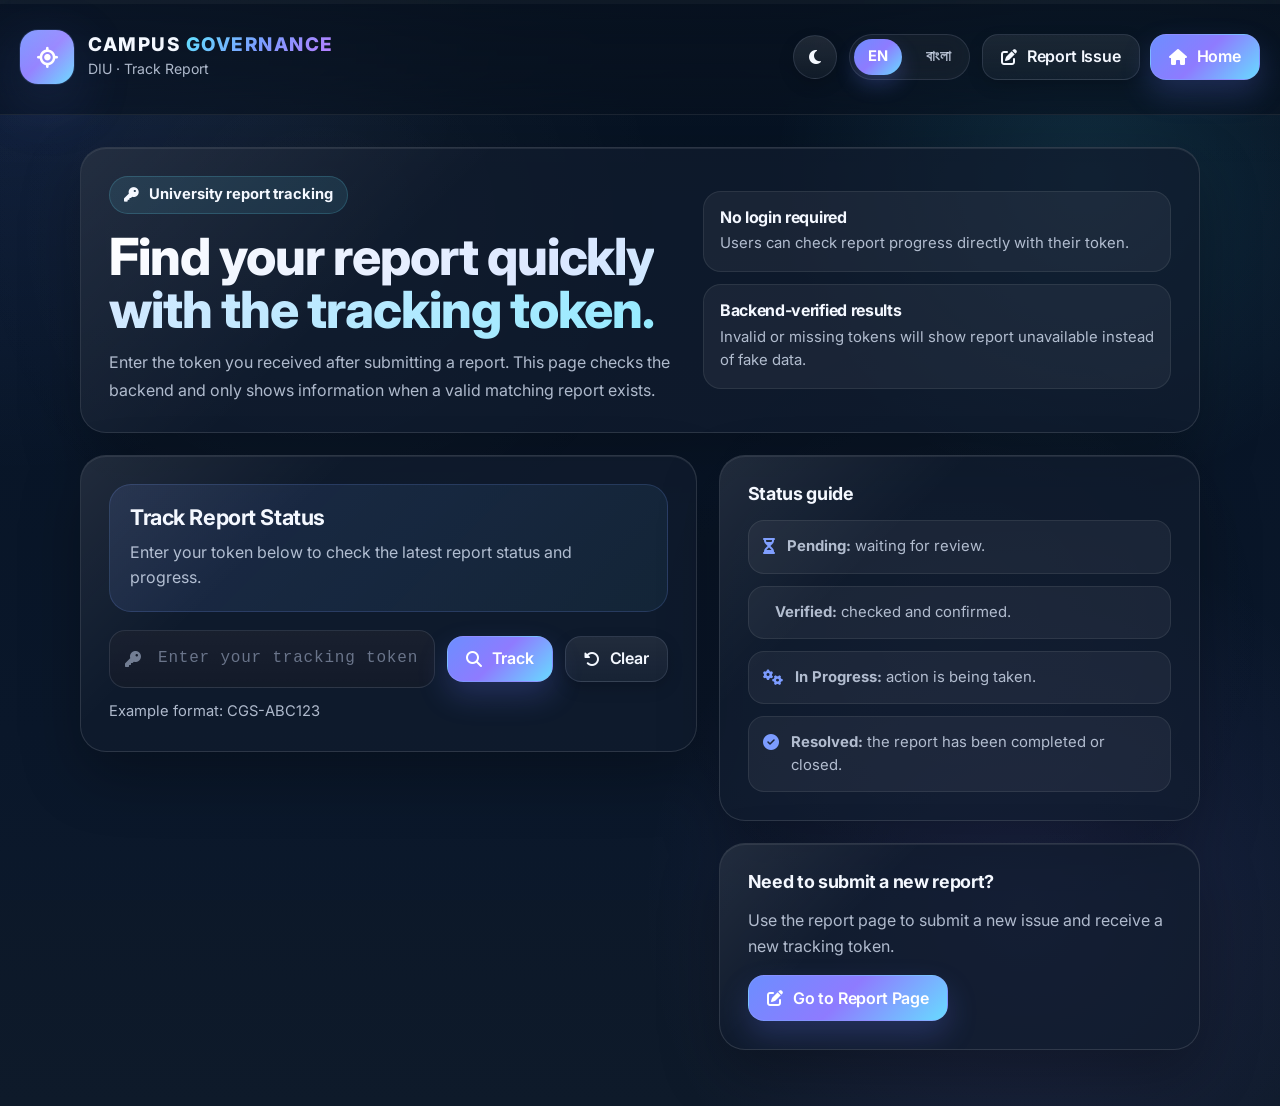
<file: frontend/track.html>
<!DOCTYPE html>
<html lang="en">
<head>
    <meta charset="UTF-8" />
    <meta name="viewport" content="width=device-width, initial-scale=1.0" />
    <title>Track Report - Campus Governance System</title>

    <link rel="stylesheet" href="css/style.css" />
    <link rel="stylesheet" href="css/theme.css" />
    <link rel="stylesheet" href="https://cdnjs.cloudflare.com/ajax/libs/font-awesome/6.4.0/css/all.min.css" />
    <link href="https://fonts.googleapis.com/css2?family=Inter:wght@400;500;600;700;800&display=swap" rel="stylesheet" />

    <style>
        .track-shell {
            width: min(1120px, calc(100% - 40px));
            margin: 32px auto 56px;
            display: grid;
            gap: 22px;
        }

        .track-hero,
        .track-form-card,
        .track-info-card,
        .result-card,
        .timeline-card,
        .status-guide-card,
        .unavailable-card {
            background: var(--bg-card);
            border: 1px solid var(--glass-border);
            border-radius: 26px;
            box-shadow: var(--shadow-lg), var(--shadow-inner);
            position: relative;
            overflow: hidden;
        }

        .track-hero::before,
        .track-form-card::before,
        .track-info-card::before,
        .result-card::before,
        .timeline-card::before,
        .status-guide-card::before,
        .unavailable-card::before {
            content: "";
            position: absolute;
            inset: 0;
            background: linear-gradient(135deg, rgba(255,255,255,0.08), transparent 30%);
            pointer-events: none;
        }

        .track-hero,
        .track-form-card,
        .track-info-card,
        .result-card,
        .timeline-card,
        .status-guide-card,
        .unavailable-card {
            padding: 28px;
        }

        .track-hero {
            display: grid;
            grid-template-columns: minmax(0, 1.1fr) minmax(300px, 0.9fr);
            gap: 22px;
            align-items: center;
        }

        .hero-badge {
            display: inline-flex;
            align-items: center;
            gap: 10px;
            min-height: 38px;
            padding: 0 14px;
            border-radius: 999px;
            background: rgba(98, 227, 255, 0.10);
            border: 1px solid rgba(98, 227, 255, 0.18);
            color: var(--text-primary);
            font-weight: 700;
            margin-bottom: 16px;
        }

        .hero-title {
            font-size: clamp(2.1rem, 4vw, 3.2rem);
            font-weight: 800;
            line-height: 1.03;
            margin-bottom: 14px;
        }

        .hero-title .lang-en,
        .hero-title .lang-bn {
            background: linear-gradient(135deg, #ffffff 0%, #dbe7ff 42%, #94ebff 100%);
            -webkit-background-clip: text;
            -webkit-text-fill-color: transparent;
            background-clip: text;
        }

        body[data-theme="light"] .hero-title .lang-en,
        body[data-theme="light"] .hero-title .lang-bn {
            background: linear-gradient(135deg, #1f2937 0%, #3563e9 48%, #1995c5 100%);
            -webkit-background-clip: text;
            -webkit-text-fill-color: transparent;
            background-clip: text;
        }

        .hero-copy {
            color: var(--text-secondary);
            line-height: 1.7;
            max-width: 62ch;
        }

        .hero-mini-list {
            display: grid;
            gap: 12px;
        }

        .hero-mini-item {
            padding: 16px;
            border-radius: 18px;
            background: rgba(255,255,255,0.05);
            border: 1px solid rgba(255,255,255,0.08);
        }

        body[data-theme="light"] .hero-mini-item {
            background: #e9edf2;
            border-color: rgba(198,205,216,0.86);
        }

        .hero-mini-item h4 {
            font-size: 1rem;
            margin-bottom: 6px;
        }

        .hero-mini-item p {
            color: var(--text-secondary);
            font-size: 0.93rem;
            line-height: 1.55;
        }

        .track-layout {
            display: grid;
            grid-template-columns: minmax(0, 1fr) minmax(300px, 0.78fr);
            gap: 22px;
            align-items: start;
        }

        .track-form-card h2,
        .result-card h3,
        .timeline-card h3,
        .status-guide-card h3,
        .track-info-card h3,
        .unavailable-card h3 {
            font-size: 1.12rem;
            margin-bottom: 16px;
        }

        .track-form-highlight {
            padding: 20px;
            border-radius: 22px;
            background: linear-gradient(135deg, rgba(124,156,255,0.12), rgba(98,227,255,0.06));
            border: 1px solid rgba(124,156,255,0.18);
            margin-bottom: 18px;
        }

        body[data-theme="light"] .track-form-highlight {
            background: linear-gradient(135deg, rgba(53,99,233,0.08), rgba(25,149,197,0.04));
            border-color: rgba(53,99,233,0.14);
        }

        .track-form-highlight h2 {
            margin-bottom: 10px;
            font-size: 1.35rem;
        }

        .track-form-highlight p {
            color: var(--text-secondary);
            line-height: 1.6;
        }

        .track-form-row {
            display: grid;
            grid-template-columns: minmax(0, 1fr) auto auto;
            gap: 12px;
            align-items: center;
        }

        .token-input-shell {
            position: relative;
        }

        .token-input-shell i {
            position: absolute;
            top: 50%;
            left: 16px;
            transform: translateY(-50%);
            color: var(--text-muted);
        }

        .token-input-shell input {
            min-height: 58px;
            padding-left: 48px;
            font-size: 1rem;
            font-family: ui-monospace, SFMono-Regular, Menlo, monospace;
            letter-spacing: 0.05em;
        }

        .track-note {
            margin-top: 12px;
            color: var(--text-secondary);
            font-size: 0.92rem;
        }

        .saved-token-area {
            margin-top: 20px;
        }

        .saved-token-title {
            font-size: 1rem;
            margin-bottom: 10px;
        }

        .saved-token-list {
            display: flex;
            flex-wrap: wrap;
            gap: 10px;
        }

        .saved-token-chip {
            min-height: 38px;
            padding: 0 14px;
            border-radius: 999px;
            border: 1px solid rgba(255,255,255,0.08);
            background: rgba(255,255,255,0.05);
            color: var(--text-secondary);
            font-family: ui-monospace, SFMono-Regular, Menlo, monospace;
            font-size: 0.88rem;
            font-weight: 700;
            transition: all .22s ease;
            cursor: pointer;
        }

        body[data-theme="light"] .saved-token-chip {
            background: #e9edf2;
            border-color: rgba(198,205,216,0.86);
        }

        .saved-token-chip:hover {
            transform: translateY(-2px);
            color: var(--text-primary);
        }

        .result-card,
        .timeline-card,
        .unavailable-card {
            display: none;
        }

        .result-topbar {
            display: flex;
            justify-content: space-between;
            gap: 14px;
            align-items: flex-start;
            flex-wrap: wrap;
            margin-bottom: 18px;
        }

        .result-token {
            font-family: ui-monospace, SFMono-Regular, Menlo, monospace;
            color: var(--text-secondary);
            font-weight: 700;
            margin-top: 6px;
        }

        .result-meta-grid {
            display: grid;
            grid-template-columns: repeat(2, minmax(0, 1fr));
            gap: 14px;
            margin-bottom: 18px;
        }

        .meta-box {
            padding: 16px;
            border-radius: 18px;
            background: rgba(255,255,255,0.05);
            border: 1px solid rgba(255,255,255,0.08);
        }

        body[data-theme="light"] .meta-box {
            background: #e9edf2;
            border-color: rgba(198,205,216,0.86);
        }

        .meta-box small {
            display: block;
            color: var(--text-muted);
            margin-bottom: 8px;
            font-size: 0.82rem;
            text-transform: uppercase;
            letter-spacing: 0.05em;
        }

        .meta-box strong {
            display: block;
            font-size: 1rem;
            color: var(--text-primary);
            line-height: 1.45;
        }

        .result-description {
            padding: 18px;
            border-radius: 18px;
            background: rgba(255,255,255,0.05);
            border: 1px solid rgba(255,255,255,0.08);
            color: var(--text-secondary);
            line-height: 1.7;
        }

        body[data-theme="light"] .result-description {
            background: #eef1f5;
            border-color: rgba(198,205,216,0.86);
        }

        .timeline-list {
            display: grid;
            gap: 14px;
        }

        .timeline-item-track {
            position: relative;
            padding: 16px 18px 16px 24px;
            border-radius: 18px;
            background: rgba(255,255,255,0.05);
            border: 1px solid rgba(255,255,255,0.08);
        }

        body[data-theme="light"] .timeline-item-track {
            background: #eef1f5;
            border-color: rgba(198,205,216,0.86);
        }

        .timeline-item-track::before {
            content: "";
            position: absolute;
            left: 12px;
            top: 22px;
            width: 8px;
            height: 8px;
            border-radius: 50%;
            background: var(--accent-primary);
            box-shadow: 0 0 0 6px rgba(124,156,255,0.12);
        }

        body[data-theme="light"] .timeline-item-track::before {
            box-shadow: 0 0 0 6px rgba(53,99,233,0.08);
        }

        .timeline-item-track h4 {
            font-size: 0.98rem;
            margin-bottom: 6px;
        }

        .timeline-item-track p {
            color: var(--text-secondary);
            font-size: 0.92rem;
            line-height: 1.55;
        }

        .timeline-time {
            display: inline-block;
            margin-top: 8px;
            color: var(--text-muted);
            font-size: 0.82rem;
        }

        .status-guide-list {
            display: grid;
            gap: 12px;
        }

        .status-guide-item {
            display: flex;
            align-items: flex-start;
            gap: 12px;
            padding: 14px;
            border-radius: 16px;
            background: rgba(255,255,255,0.05);
            border: 1px solid rgba(255,255,255,0.08);
        }

        body[data-theme="light"] .status-guide-item {
            background: #e9edf2;
            border-color: rgba(198,205,216,0.86);
        }

        .status-guide-item i {
            margin-top: 3px;
            color: var(--accent-primary);
        }

        .status-guide-item p {
            color: var(--text-secondary);
            font-size: 0.93rem;
            line-height: 1.55;
        }

        .status-hero-badge {
            min-height: 34px;
            padding: 0 12px;
            border-radius: 999px;
            display: inline-flex;
            align-items: center;
            font-size: 0.8rem;
            font-weight: 800;
            letter-spacing: 0.03em;
            text-transform: uppercase;
        }

        .status-pending {
            background: rgba(245, 158, 11, 0.16);
            color: #ffd993;
            border: 1px solid rgba(245, 158, 11, 0.22);
        }

        .status-verified {
            background: rgba(16, 185, 129, 0.16);
            color: #d0fff0;
            border: 1px solid rgba(16, 185, 129, 0.22);
        }

        .status-progress {
            background: rgba(139, 92, 246, 0.16);
            color: #f0e0ff;
            border: 1px solid rgba(139, 92, 246, 0.22);
        }

        .status-resolved {
            background: rgba(59, 130, 246, 0.16);
            color: #d8e6ff;
            border: 1px solid rgba(59, 130, 246, 0.22);
        }

        body[data-theme="light"] .status-pending {
            background: #f8ecd6;
            color: #a56d0c;
            border-color: #ecdab3;
        }

        body[data-theme="light"] .status-verified {
            background: #def2ea;
            color: #0f8160;
            border-color: #c2e3d7;
        }

        body[data-theme="light"] .status-progress {
            background: #ece4fb;
            color: #6543bc;
            border-color: #d6c9f0;
        }

        body[data-theme="light"] .status-resolved {
            background: #dfe8fb;
            color: #2455be;
            border-color: #c5d2f2;
        }

        .unavailable-card {
            text-align: center;
        }

        .unavailable-icon {
            width: 64px;
            height: 64px;
            margin: 0 auto 16px;
            border-radius: 20px;
            display: grid;
            place-items: center;
            background: rgba(255,255,255,0.06);
            color: var(--accent-danger);
            font-size: 1.4rem;
        }

        body[data-theme="light"] .unavailable-icon {
            background: #e9edf2;
        }

        .unavailable-card p {
            color: var(--text-secondary);
            line-height: 1.6;
        }

        @media (max-width: 1080px) {
            .track-hero,
            .track-layout {
                grid-template-columns: 1fr;
            }
        }

        @media (max-width: 720px) {
            .track-shell {
                width: min(100% - 24px, 100%);
            }

            .track-hero,
            .track-form-card,
            .track-info-card,
            .result-card,
            .timeline-card,
            .status-guide-card,
            .unavailable-card {
                padding: 20px;
            }

            .track-form-row,
            .result-meta-grid {
                grid-template-columns: 1fr;
            }

            .track-form-row .btn-primary,
            .track-form-row .secondary-btn {
                width: 100%;
            }
        }
    </style>
</head>
<body data-theme="dark">
    <div class="progress-container" aria-hidden="true">
        <div class="progress-bar" id="progressBar"></div>
    </div>

    <header class="site-header">
        <div class="container">
            <div class="header-content">
                <div class="logo-area">
                    <a href="index.html" class="logo-link">
                        <div class="logo-icon">
                            <i class="fas fa-location-crosshairs"></i>
                        </div>
                        <div class="logo-text">
                            <h1>CAMPUS <span>GOVERNANCE</span></h1>
                            <span class="institution">DIU · Track Report</span>
                        </div>
                    </a>
                </div>

                <div class="header-controls">
                    <div class="theme-toggle">
                        <button class="theme-btn" id="themeToggle" type="button" aria-label="Toggle theme">
                            <i class="fas fa-moon" id="themeIcon"></i>
                        </button>
                    </div>

                    <div class="lang-toggle" aria-label="Language switcher">
                        <button class="lang-btn active" type="button" data-lang="en" onclick="setLanguage('en')">EN</button>
                        <button class="lang-btn" type="button" data-lang="bn" onclick="setLanguage('bn')">বাংলা</button>
                    </div>

                    <div class="auth-buttons">
                        <a href="report.html" class="btn-outline">
                            <i class="fas fa-pen-to-square"></i>
                            <span class="lang-en">Report Issue</span>
                            <span class="lang-bn" style="display:none;">রিপোর্ট করুন</span>
                        </a>
                        <a href="index.html" class="btn-primary">
                            <i class="fas fa-house"></i>
                            <span class="lang-en">Home</span>
                            <span class="lang-bn" style="display:none;">হোম</span>
                        </a>
                    </div>
                </div>
            </div>
        </div>
    </header>

    <main class="track-shell">
        <section class="track-hero">
            <div>
                <div class="hero-badge">
                    <i class="fas fa-key"></i>
                    <span class="lang-en">University report tracking</span>
                    <span class="lang-bn" style="display:none;">বিশ্ববিদ্যালয় রিপোর্ট ট্র্যাকিং</span>
                </div>

                <h1 class="hero-title">
                    <span class="lang-en">Find your report quickly with the tracking token.</span>
                    <span class="lang-bn" style="display:none;">ট্র্যাকিং টোকেন দিয়ে দ্রুত আপনার রিপোর্ট খুঁজুন।</span>
                </h1>

                <p class="hero-copy">
                    <span class="lang-en">
                        Enter the token you received after submitting a report. This page checks the backend and only shows information when a valid matching report exists.
                    </span>
                    <span class="lang-bn" style="display:none;">
                        রিপোর্ট জমা দেওয়ার পরে পাওয়া টোকেন লিখুন। এই পেজ ব্যাকএন্ডে খোঁজ করে এবং সঠিক মিল পাওয়া গেলে তবেই তথ্য দেখায়।
                    </span>
                </p>
            </div>

            <div class="hero-mini-list">
                <div class="hero-mini-item">
                    <h4 class="lang-en">No login required</h4>
                    <h4 class="lang-bn" style="display:none;">লগইন প্রয়োজন নেই</h4>
                    <p class="lang-en">Users can check report progress directly with their token.</p>
                    <p class="lang-bn" style="display:none;">শুধু টোকেন দিয়ে ব্যবহারকারীরা রিপোর্টের অগ্রগতি দেখতে পারবেন।</p>
                </div>

                <div class="hero-mini-item">
                    <h4 class="lang-en">Backend-verified results</h4>
                    <h4 class="lang-bn" style="display:none;">ব্যাকএন্ড যাচাইকৃত ফলাফল</h4>
                    <p class="lang-en">Invalid or missing tokens will show report unavailable instead of fake data.</p>
                    <p class="lang-bn" style="display:none;">ভুল বা অনুপস্থিত টোকেনে ভুয়া তথ্য নয়, অনুপলব্ধ ফলাফল দেখানো হবে।</p>
                </div>
            </div>
        </section>

        <section class="track-layout">
            <div style="display:grid; gap:22px;">
                <section class="track-form-card">
                    <div class="track-form-highlight">
                        <h2 class="lang-en">Track Report Status</h2>
                        <h2 class="lang-bn" style="display:none;">রিপোর্ট স্ট্যাটাস ট্র্যাক করুন</h2>
                        <p class="lang-en">Enter your token below to check the latest report status and progress.</p>
                        <p class="lang-bn" style="display:none;">সর্বশেষ রিপোর্ট স্ট্যাটাস ও অগ্রগতি দেখতে নিচে আপনার টোকেন লিখুন।</p>
                    </div>

                    <form id="trackForm">
                        <div class="track-form-row">
                            <div class="token-input-shell">
                                <i class="fas fa-key"></i>
                                <input
                                    type="text"
                                    id="trackToken"
                                    name="token"
                                    placeholder="Enter your tracking token"
                                    autocomplete="off"
                                />
                            </div>

                            <button type="submit" class="btn-primary" id="trackBtn">
                                <i class="fas fa-search"></i>
                                <span class="lang-en">Track</span>
                                <span class="lang-bn" style="display:none;">ট্র্যাক</span>
                            </button>

                            <button type="button" class="secondary-btn" id="clearBtn">
                                <i class="fas fa-rotate-left"></i>
                                <span class="lang-en">Clear</span>
                                <span class="lang-bn" style="display:none;">মুছুন</span>
                            </button>
                        </div>
                    </form>

                    <div class="track-note">
                        <span class="lang-en">Example format: CGS-ABC123</span>
                        <span class="lang-bn" style="display:none;">উদাহরণ ফরম্যাট: CGS-ABC123</span>
                    </div>

                    <div class="saved-token-area" id="savedTokensWrap" style="display:none;">
                        <h3 class="saved-token-title lang-en">Recent tokens</h3>
                        <h3 class="saved-token-title lang-bn" style="display:none;">সাম্প্রতিক টোকেন</h3>
                        <div class="saved-token-list" id="savedTokensList"></div>
                    </div>
                </section>

                <section class="unavailable-card" id="unavailableCard">
                    <div class="unavailable-icon">
                        <i class="fas fa-circle-exclamation"></i>
                    </div>
                    <h3 class="lang-en">Report unavailable</h3>
                    <h3 class="lang-bn" style="display:none;">রিপোর্ট পাওয়া যায়নি</h3>
                    <p id="unavailableTextEn" class="lang-en">
                        No report was found for the token you entered. Please check the token and try again.
                    </p>
                    <p id="unavailableTextBn" class="lang-bn" style="display:none;">
                        আপনার দেওয়া টোকেনের জন্য কোনো রিপোর্ট পাওয়া যায়নি। টোকেনটি আবার যাচাই করে চেষ্টা করুন।
                    </p>
                </section>

                <section class="result-card" id="resultCard">
                    <div class="result-topbar">
                        <div>
                            <h3 class="lang-en">Tracking result</h3>
                            <h3 class="lang-bn" style="display:none;">ট্র্যাকিং ফলাফল</h3>
                            <div class="result-token" id="resultToken">CGS-XXXXXX</div>
                        </div>

                        <div id="resultStatusBadge" class="status-hero-badge status-pending">Pending</div>
                    </div>

                    <div class="result-meta-grid">
                        <div class="meta-box">
                            <small class="lang-en">Title</small>
                            <small class="lang-bn" style="display:none;">শিরোনাম</small>
                            <strong id="resultTitle">—</strong>
                        </div>

                        <div class="meta-box">
                            <small class="lang-en">Category</small>
                            <small class="lang-bn" style="display:none;">ক্যাটেগরি</small>
                            <strong id="resultCategory">—</strong>
                        </div>

                        <div class="meta-box">
                            <small class="lang-en">Location</small>
                            <small class="lang-bn" style="display:none;">লোকেশন</small>
                            <strong id="resultLocation">—</strong>
                        </div>

                        <div class="meta-box">
                            <small class="lang-en">Last updated</small>
                            <small class="lang-bn" style="display:none;">সর্বশেষ আপডেট</small>
                            <strong id="resultUpdatedAt">—</strong>
                        </div>
                    </div>

                    <div class="result-description" id="resultDescription">—</div>
                </section>

                <section class="timeline-card" id="timelineCard">
                    <h3 class="lang-en">Status timeline</h3>
                    <h3 class="lang-bn" style="display:none;">স্ট্যাটাস টাইমলাইন</h3>
                    <div class="timeline-list" id="timelineList"></div>
                </section>
            </div>

            <aside style="display:grid; gap:22px;">
                <section class="status-guide-card">
                    <h3 class="lang-en">Status guide</h3>
                    <h3 class="lang-bn" style="display:none;">স্ট্যাটাস গাইড</h3>

                    <div class="status-guide-list">
                        <div class="status-guide-item">
                            <i class="fas fa-hourglass-half"></i>
                            <p>
                                <strong class="lang-en">Pending:</strong>
                                <strong class="lang-bn" style="display:none;">Pending:</strong>
                                <span class="lang-en"> waiting for review.</span>
                                <span class="lang-bn" style="display:none;"> রিভিউয়ের অপেক্ষায় আছে।</span>
                            </p>
                        </div>

                        <div class="status-guide-item">
                            <i class="fas fa-badge-check"></i>
                            <p>
                                <strong class="lang-en">Verified:</strong>
                                <strong class="lang-bn" style="display:none;">Verified:</strong>
                                <span class="lang-en"> checked and confirmed.</span>
                                <span class="lang-bn" style="display:none;"> যাচাই করা হয়েছে।</span>
                            </p>
                        </div>

                        <div class="status-guide-item">
                            <i class="fas fa-gears"></i>
                            <p>
                                <strong class="lang-en">In Progress:</strong>
                                <strong class="lang-bn" style="display:none;">In Progress:</strong>
                                <span class="lang-en"> action is being taken.</span>
                                <span class="lang-bn" style="display:none;"> কাজ চলছে।</span>
                            </p>
                        </div>

                        <div class="status-guide-item">
                            <i class="fas fa-circle-check"></i>
                            <p>
                                <strong class="lang-en">Resolved:</strong>
                                <strong class="lang-bn" style="display:none;">Resolved:</strong>
                                <span class="lang-en"> the report has been completed or closed.</span>
                                <span class="lang-bn" style="display:none;"> রিপোর্ট সমাধান বা বন্ধ হয়েছে।</span>
                            </p>
                        </div>
                    </div>
                </section>

                <section class="track-info-card">
                    <h3 class="lang-en">Need to submit a new report?</h3>
                    <h3 class="lang-bn" style="display:none;">নতুন রিপোর্ট জমা দিতে চান?</h3>
                    <p class="lang-en" style="color: var(--text-secondary); line-height: 1.6; margin-bottom: 16px;">
                        Use the report page to submit a new issue and receive a new tracking token.
                    </p>
                    <p class="lang-bn" style="display:none; color: var(--text-secondary); line-height: 1.6; margin-bottom: 16px;">
                        নতুন সমস্যা জমা দিতে রিপোর্ট পেজ ব্যবহার করুন এবং নতুন ট্র্যাকিং টোকেন নিন।
                    </p>

                    <a href="report.html" class="btn-primary">
                        <i class="fas fa-pen-to-square"></i>
                        <span class="lang-en">Go to Report Page</span>
                        <span class="lang-bn" style="display:none;">রিপোর্ট পেজে যান</span>
                    </a>
                </section>
            </aside>
        </section>
    </main>

    <div class="toast-container" id="toastContainer"></div>

    <script>
        const API_BASE = `${window.location.origin}/api`;

        const progressBar = document.getElementById('progressBar');
        const themeToggle = document.getElementById('themeToggle');
        const themeIcon = document.getElementById('themeIcon');

        const trackForm = document.getElementById('trackForm');
        const tokenInput = document.getElementById('trackToken');
        const trackBtn = document.getElementById('trackBtn');
        const clearBtn = document.getElementById('clearBtn');

        const savedTokensWrap = document.getElementById('savedTokensWrap');
        const savedTokensList = document.getElementById('savedTokensList');

        const unavailableCard = document.getElementById('unavailableCard');
        const resultCard = document.getElementById('resultCard');
        const timelineCard = document.getElementById('timelineCard');

        const resultToken = document.getElementById('resultToken');
        const resultStatusBadge = document.getElementById('resultStatusBadge');
        const resultTitle = document.getElementById('resultTitle');
        const resultCategory = document.getElementById('resultCategory');
        const resultLocation = document.getElementById('resultLocation');
        const resultUpdatedAt = document.getElementById('resultUpdatedAt');
        const resultDescription = document.getElementById('resultDescription');
        const timelineList = document.getElementById('timelineList');

        let currentLanguage = localStorage.getItem('cgs_language') || 'en';

        function setThemeIcon(theme) {
            themeIcon.className = theme === 'light' ? 'fas fa-sun' : 'fas fa-moon';
        }

        function loadTheme() {
            const theme = localStorage.getItem('cgs_theme') || 'dark';
            document.body.setAttribute('data-theme', theme);
            setThemeIcon(theme);
        }

        function toggleTheme() {
            const current = document.body.getAttribute('data-theme') || 'dark';
            const next = current === 'dark' ? 'light' : 'dark';
            document.body.setAttribute('data-theme', next);
            localStorage.setItem('cgs_theme', next);
            setThemeIcon(next);
        }

        function setLanguage(lang) {
            currentLanguage = lang;
            localStorage.setItem('cgs_language', lang);

            document.querySelectorAll('.lang-btn').forEach(btn => {
                btn.classList.toggle('active', btn.dataset.lang === lang);
            });

            document.querySelectorAll('.lang-en').forEach(el => {
                el.style.display = lang === 'en' ? '' : 'none';
            });

            document.querySelectorAll('.lang-bn').forEach(el => {
                el.style.display = lang === 'bn' ? '' : 'none';
            });

            tokenInput.placeholder = lang === 'bn'
                ? 'আপনার ট্র্যাকিং টোকেন লিখুন'
                : 'Enter your tracking token';
        }

        function updateProgressBar() {
            const scrollTop = document.documentElement.scrollTop || document.body.scrollTop;
            const scrollHeight = document.documentElement.scrollHeight - document.documentElement.clientHeight;
            const width = scrollHeight > 0 ? (scrollTop / scrollHeight) * 100 : 0;
            progressBar.style.width = `${width}%`;
        }

        function showToast(message, type = 'success') {
            const container = document.getElementById('toastContainer');
            if (!container) return;

            const toast = document.createElement('div');
            toast.className = `toast ${type}`;
            toast.textContent = message;
            container.appendChild(toast);

            requestAnimationFrame(() => toast.classList.add('show'));

            setTimeout(() => {
                toast.classList.remove('show');
                setTimeout(() => toast.remove(), 300);
            }, 3200);
        }

        function escapeHtml(value) {
            return String(value ?? '')
                .replace(/&/g, '&amp;')
                .replace(/</g, '&lt;')
                .replace(/>/g, '&gt;')
                .replace(/"/g, '&quot;')
                .replace(/'/g, '&#039;');
        }

        function prettifyStatus(status = '') {
            const s = String(status).replace(/_/g, ' ').trim();
            return s ? s.replace(/\b\w/g, ch => ch.toUpperCase()) : 'Pending';
        }

        function prettifyText(value = '') {
            return String(value)
                .trim()
                .replace(/_/g, ' ')
                .replace(/\b\w/g, ch => ch.toUpperCase());
        }

        function getStatusBadgeClass(status = '') {
            const normalized = String(status).toLowerCase();
            if (normalized.includes('resolved')) return 'status-resolved';
            if (normalized.includes('verified')) return 'status-verified';
            if (normalized.includes('progress') || normalized.includes('assigned')) return 'status-progress';
            return 'status-pending';
        }

        function formatDateTime(value = '') {
            if (!value) return '—';
            const parsed = new Date(value);
            if (Number.isNaN(parsed.getTime())) return value;
            return parsed.toLocaleString();
        }

        function saveToken(token) {
            if (!token) return;
            const tokens = JSON.parse(localStorage.getItem('cgs_tokens') || '[]');
            const deduped = [token, ...tokens.filter(t => t !== token)].slice(0, 8);
            localStorage.setItem('cgs_tokens', JSON.stringify(deduped));
            renderSavedTokens();
        }

        function renderSavedTokens() {
            const tokens = JSON.parse(localStorage.getItem('cgs_tokens') || '[]');
            if (!tokens.length) {
                savedTokensWrap.style.display = 'none';
                savedTokensList.innerHTML = '';
                return;
            }

            savedTokensWrap.style.display = 'block';
            savedTokensList.innerHTML = '';

            tokens.forEach(token => {
                const button = document.createElement('button');
                button.type = 'button';
                button.className = 'saved-token-chip';
                button.textContent = token;
                button.addEventListener('click', () => {
                    tokenInput.value = token;
                    trackReport();
                });
                savedTokensList.appendChild(button);
            });
        }

        function parseQueryToken() {
            const params = new URLSearchParams(window.location.search);
            return params.get('token') || '';
        }

        function clearDisplays() {
            unavailableCard.style.display = 'none';
            resultCard.style.display = 'none';
            timelineCard.style.display = 'none';
            timelineList.innerHTML = '';
            resultToken.textContent = 'CGS-XXXXXX';
            resultTitle.textContent = '—';
            resultCategory.textContent = '—';
            resultLocation.textContent = '—';
            resultUpdatedAt.textContent = '—';
            resultDescription.textContent = '—';
            resultStatusBadge.className = 'status-hero-badge status-pending';
            resultStatusBadge.textContent = 'Pending';
        }

        function showUnavailable() {
            resultCard.style.display = 'none';
            timelineCard.style.display = 'none';
            unavailableCard.style.display = 'block';
        }

        function renderTrackResult(data) {
            const statusText = prettifyStatus(data.status || 'pending');

            resultToken.textContent = data.token || '—';
            resultTitle.textContent = data.title || '—';
            resultCategory.textContent = prettifyText(data.category || '—');
            resultLocation.textContent = data.location || 'Not specified';
            resultUpdatedAt.textContent = formatDateTime(data.updated_at || data.created_at || '');
            resultDescription.textContent = data.description || '—';

            resultStatusBadge.className = `status-hero-badge ${getStatusBadgeClass(data.status)}`;
            resultStatusBadge.textContent = statusText;

            const rawTimeline = Array.isArray(data.timeline) ? data.timeline : [];

            if (rawTimeline.length) {
                timelineList.innerHTML = rawTimeline.map(step => `
                    <div class="timeline-item-track">
                        <h4>${escapeHtml(step.title || prettifyStatus(step.status || 'update'))}</h4>
                        <p>${escapeHtml(step.note || step.description || 'Status updated.')}</p>
                        <span class="timeline-time">${escapeHtml(formatDateTime(step.created_at || step.createdAt || ''))}</span>
                    </div>
                `).join('');
            } else {
                timelineList.innerHTML = `
                    <div class="timeline-item-track">
                        <h4>${currentLanguage === 'bn' ? 'বর্তমান অবস্থা' : 'Current Status'}</h4>
                        <p>${currentLanguage === 'bn' ? 'এই রিপোর্টের জন্য বিস্তারিত টাইমলাইন এখনো পাওয়া যায়নি।' : 'A detailed timeline is not available for this report yet.'}</p>
                    </div>
                `;
            }

            unavailableCard.style.display = 'none';
            resultCard.style.display = 'block';
            timelineCard.style.display = 'block';
        }

        async function fetchTrackResult(token) {
            const response = await fetch(`${API_BASE}/report/track?token=${encodeURIComponent(token)}`, {
                method: 'GET'
            });

            const data = await response.json().catch(() => null);

            if (!response.ok || !data?.success) {
                return null;
            }

            return data.data || null;
        }

        async function trackReport() {
            const token = tokenInput.value.trim();

            if (!token) {
                showToast(currentLanguage === 'bn' ? 'দয়া করে একটি টোকেন লিখুন।' : 'Please enter a token.', 'error');
                clearDisplays();
                return;
            }

            const originalHtml = trackBtn.innerHTML;
            trackBtn.disabled = true;
            trackBtn.innerHTML = `<span class="loading-spinner"></span> ${currentLanguage === 'bn' ? 'ট্র্যাক হচ্ছে...' : 'Tracking...'}`;

            try {
                clearDisplays();

                const result = await fetchTrackResult(token);

                if (!result) {
                    showUnavailable();
                    showToast(
                        currentLanguage === 'bn'
                            ? 'এই টোকেনের জন্য কোনো রিপোর্ট পাওয়া যায়নি।'
                            : 'No report was found for this token.',
                        'error'
                    );
                    return;
                }

                renderTrackResult({
                    token: result.token || token,
                    title: result.title || '',
                    category: result.category || '',
                    location: result.location || '',
                    status: result.status || 'pending',
                    description: result.description || '',
                    updated_at: result.updated_at || '',
                    created_at: result.created_at || '',
                    timeline: result.timeline || []
                });

                saveToken(result.token || token);

                showToast(
                    currentLanguage === 'bn'
                        ? 'রিপোর্ট তথ্য লোড হয়েছে।'
                        : 'Report information loaded.',
                    'success'
                );
            } catch (error) {
                console.error('Track report error:', error);
                clearDisplays();
                showUnavailable();
                showToast(
                    currentLanguage === 'bn'
                        ? 'সার্ভার থেকে তথ্য আনা যায়নি।'
                        : 'Could not fetch report information from the server.',
                    'error'
                );
            } finally {
                trackBtn.disabled = false;
                trackBtn.innerHTML = originalHtml;
            }
        }

        function clearTrackingPage() {
            tokenInput.value = '';
            clearDisplays();
        }

        themeToggle.addEventListener('click', toggleTheme);
        trackForm.addEventListener('submit', function(event) {
            event.preventDefault();
            trackReport();
        });
        clearBtn.addEventListener('click', clearTrackingPage);
        window.addEventListener('scroll', updateProgressBar);

        document.addEventListener('DOMContentLoaded', async () => {
            loadTheme();
            setLanguage(currentLanguage);
            renderSavedTokens();
            updateProgressBar();

            const queryToken = parseQueryToken();
            if (queryToken) {
                tokenInput.value = queryToken;
                await trackReport();
            }
        });
    </script>
</body>
</html>
</file>
<file: frontend/css/style.css>
/* =========================================================
   CAMPUS GOVERNANCE SYSTEM
   style.css
   Refined dark liquid-glass design system
   ========================================================= */

/* =========================
   DESIGN TOKENS
   ========================= */
:root {
    /* Core backgrounds */
    --bg-dark: #07111f;
    --bg-dark-soft: #0b1728;
    --bg-surface: rgba(14, 24, 40, 0.78);
    --bg-card: rgba(17, 28, 46, 0.72);
    --bg-card-strong: rgba(20, 32, 52, 0.88);
    --bg-input: rgba(10, 18, 32, 0.82);
    --bg-elevated: rgba(255, 255, 255, 0.08);

    /* Text */
    --text-primary: #f4f8ff;
    --text-secondary: rgba(226, 236, 255, 0.76);
    --text-muted: rgba(183, 198, 224, 0.58);
    --text-dark: #101827;

    /* Accent system */
    --accent-primary: #7c9cff;
    --accent-primary-strong: #91a8ff;
    --accent-secondary: #62e3ff;
    --accent-violet: #9a7cff;
    --accent-pink: #f18bff;
    --accent-success: #42dca3;
    --accent-warning: #ffbe55;
    --accent-danger: #ff7f8f;
    --accent-info: #5fc7ff;

    /* Status */
    --status-pending: #ffbe55;
    --status-verified: #42dca3;
    --status-resolved: #69b8ff;
    --status-progress: #c58cff;
    --status-critical: #ff7f8f;

    /* Borders / glass */
    --border-color: rgba(200, 220, 255, 0.12);
    --border-color-strong: rgba(200, 220, 255, 0.2);
    --glass-bg: rgba(255, 255, 255, 0.07);
    --glass-bg-strong: rgba(255, 255, 255, 0.1);
    --glass-border: rgba(255, 255, 255, 0.12);
    --glass-highlight: rgba(255, 255, 255, 0.16);

    /* Gradients */
    --gradient-primary: linear-gradient(135deg, #6c8eff 0%, #8e7bff 48%, #68dbff 100%);
    --gradient-secondary: linear-gradient(135deg, #62e3ff 0%, #7b9dff 50%, #ba7cff 100%);
    --gradient-success: linear-gradient(135deg, #33d69f 0%, #63ebc3 100%);
    --gradient-warning: linear-gradient(135deg, #ffb14a 0%, #ffd273 100%);
    --gradient-danger: linear-gradient(135deg, #ff7c8c 0%, #ff9fb4 100%);
    --gradient-dark: linear-gradient(180deg, #08111d 0%, #0b1728 46%, #0f1b2d 100%);

    /* Decorative glows */
    --glow-primary: 0 0 0 1px rgba(124, 156, 255, 0.15), 0 18px 60px rgba(80, 103, 204, 0.22);
    --glow-secondary: 0 16px 52px rgba(98, 227, 255, 0.12);
    --glow-pink: 0 20px 60px rgba(241, 139, 255, 0.12);

    /* Shadows */
    --shadow-sm: 0 6px 16px rgba(0, 0, 0, 0.16);
    --shadow-md: 0 14px 34px rgba(0, 0, 0, 0.2);
    --shadow-lg: 0 24px 60px rgba(0, 0, 0, 0.28);
    --shadow-xl: 0 32px 90px rgba(0, 0, 0, 0.36);
    --shadow-inner: inset 0 1px 0 rgba(255, 255, 255, 0.08);

    /* Radius */
    --radius-xs: 8px;
    --radius-sm: 12px;
    --radius: 16px;
    --radius-md: 18px;
    --radius-lg: 22px;
    --radius-xl: 28px;
    --radius-2xl: 36px;
    --radius-card: 24px;
    --radius-full: 999px;

    /* Spacing */
    --space-2xs: 4px;
    --space-xs: 8px;
    --space-sm: 12px;
    --space-md: 16px;
    --space-lg: 24px;
    --space-xl: 32px;
    --space-2xl: 48px;
    --space-3xl: 64px;
    --space-4xl: 84px;

    /* Layout */
    --container-width: 1240px;
    --header-height: 86px;

    /* Motion */
    --transition-fast: 160ms ease;
    --transition-base: 260ms ease;
    --transition-slow: 420ms ease;
}

/* =========================
   BASE / RESET
   ========================= */
*,
*::before,
*::after {
    box-sizing: border-box;
}

html {
    scroll-behavior: smooth;
    -webkit-text-size-adjust: 100%;
}

body {
    margin: 0;
    font-family: "Inter", -apple-system, BlinkMacSystemFont, "Segoe UI", Roboto, sans-serif;
    min-height: 100vh;
    color: var(--text-primary);
    background:
        radial-gradient(circle at top left, rgba(108, 142, 255, 0.14) 0%, transparent 28%),
        radial-gradient(circle at 85% 16%, rgba(98, 227, 255, 0.12) 0%, transparent 22%),
        radial-gradient(circle at 80% 82%, rgba(154, 124, 255, 0.12) 0%, transparent 28%),
        linear-gradient(180deg, #06111e 0%, #091525 32%, #0b1728 66%, #0e1a2a 100%);
    line-height: 1.6;
    overflow-x: hidden;
    position: relative;
}

body::before {
    content: "";
    position: fixed;
    inset: 0;
    pointer-events: none;
    background:
        linear-gradient(to bottom, rgba(255,255,255,0.02), transparent 20%),
        radial-gradient(circle at 25% 25%, rgba(255,255,255,0.035) 0, transparent 30%),
        radial-gradient(circle at 75% 70%, rgba(255,255,255,0.025) 0, transparent 28%);
    z-index: -2;
}

body::after {
    content: "";
    position: fixed;
    inset: 0;
    pointer-events: none;
    backdrop-filter: saturate(110%);
    z-index: -1;
}

img,
svg,
video {
    display: block;
    max-width: 100%;
}

button,
input,
textarea,
select {
    font: inherit;
}

button {
    border: none;
    background: none;
    color: inherit;
    cursor: pointer;
}

input,
textarea,
select {
    outline: none;
}

a {
    color: inherit;
    text-decoration: none;
}

ul,
ol {
    margin: 0;
    padding: 0;
    list-style: none;
}

p,
h1,
h2,
h3,
h4,
h5,
h6,
figure,
blockquote {
    margin: 0;
}

::selection {
    background: rgba(124, 156, 255, 0.28);
    color: #fff;
}

.container {
    width: min(var(--container-width), calc(100% - 40px));
    margin: 0 auto;
}

/* =========================
   TYPOGRAPHY
   ========================= */
h1,
h2,
h3,
h4,
h5,
h6 {
    letter-spacing: -0.02em;
    line-height: 1.15;
}

.section-heading {
    display: flex;
    align-items: flex-end;
    justify-content: space-between;
    gap: 24px;
    margin-bottom: 28px;
}

.compact-heading {
    margin-bottom: 22px;
}

.section-title-en,
.section-title-bn,
.feed-title {
    font-size: clamp(1.8rem, 2.6vw, 2.7rem);
    font-weight: 800;
    color: var(--text-primary);
}

.section-subtitle-en,
.section-subtitle-bn,
.feed-description,
.panel-subtitle-en,
.panel-subtitle-bn {
    margin-top: 10px;
    color: var(--text-secondary);
    font-size: 1rem;
    max-width: 780px;
}

/* =========================
   COMMON GLASS SURFACES
   ========================= */
.glass-card,
.glass-hero,
.track-card,
.form-section,
.chart-card,
.card,
.login-container {
    background:
        linear-gradient(180deg, rgba(255,255,255,0.09) 0%, rgba(255,255,255,0.04) 100%);
    border: 1px solid var(--glass-border);
    box-shadow: var(--shadow-lg), var(--shadow-inner);
    backdrop-filter: blur(18px) saturate(130%);
    -webkit-backdrop-filter: blur(18px) saturate(130%);
    border-radius: var(--radius-card);
    position: relative;
    overflow: hidden;
}

.glass-card::before,
.glass-hero::before,
.track-card::before,
.form-section::before,
.chart-card::before,
.card::before,
.login-container::before {
    content: "";
    position: absolute;
    inset: 0;
    background:
        linear-gradient(135deg, rgba(255,255,255,0.12), transparent 28%),
        radial-gradient(circle at top right, rgba(124, 156, 255, 0.12), transparent 34%);
    pointer-events: none;
}

.glass-card > *,
.glass-hero > *,
.track-card > *,
.form-section > *,
.chart-card > *,
.card > *,
.login-container > * {
    position: relative;
    z-index: 1;
}

/* =========================
   PROGRESS BAR
   ========================= */
.progress-container {
    position: fixed;
    top: 0;
    left: 0;
    width: 100%;
    height: 4px;
    z-index: 1200;
    background: rgba(255, 255, 255, 0.04);
    backdrop-filter: blur(8px);
}

.progress-bar {
    width: 0;
    height: 100%;
    background: var(--gradient-primary);
    box-shadow: 0 0 18px rgba(124, 156, 255, 0.55);
    transition: width 120ms linear;
}

/* =========================
   HEADER
   ========================= */
.site-header {
    position: sticky;
    top: 0;
    z-index: 1100;
    padding: 14px 0;
    backdrop-filter: blur(20px);
    -webkit-backdrop-filter: blur(20px);
    background: linear-gradient(180deg, rgba(7, 17, 31, 0.84) 0%, rgba(7, 17, 31, 0.62) 100%);
    border-bottom: 1px solid rgba(255, 255, 255, 0.08);
}

.header-content {
    min-height: var(--header-height);
    display: flex;
    align-items: center;
    justify-content: space-between;
    gap: 22px;
}

.logo-area,
.logo-link {
    display: flex;
    align-items: center;
    gap: 14px;
    min-width: 0;
}

.logo-link {
    transition: transform var(--transition-base), opacity var(--transition-base);
}

.logo-link:hover {
    transform: translateY(-1px);
    opacity: 0.98;
}

.logo-icon {
    width: 54px;
    height: 54px;
    border-radius: 18px;
    display: grid;
    place-items: center;
    background:
        linear-gradient(180deg, rgba(255,255,255,0.14), rgba(255,255,255,0.04)),
        var(--gradient-primary);
    color: #fff;
    font-size: 1.3rem;
    box-shadow: var(--glow-primary);
    flex-shrink: 0;
}

.logo-text {
    min-width: 0;
}

.logo-text h1,
.logo,
.logo-area h1 {
    font-size: 1.18rem;
    font-weight: 800;
    color: var(--text-primary);
    letter-spacing: 0.08em;
    white-space: nowrap;
}

.logo-text h1 span,
.logo span {
    background: var(--gradient-secondary);
    -webkit-background-clip: text;
    -webkit-text-fill-color: transparent;
    background-clip: text;
}

.institution {
    display: block;
    margin-top: 2px;
    font-size: 0.88rem;
    color: var(--text-secondary);
    white-space: nowrap;
}

.header-controls,
.header-actions {
    display: flex;
    align-items: center;
    gap: 12px;
    flex-wrap: wrap;
    justify-content: flex-end;
}

/* =========================
   BUTTONS / CONTROLS
   ========================= */
.btn,
.btn-primary,
.btn-outline,
.secondary-btn,
.submit-btn,
.search-btn,
.glass-btn,
.call-btn,
.user-menu-btn {
    display: inline-flex;
    align-items: center;
    justify-content: center;
    gap: 10px;
    min-height: 46px;
    padding: 0 18px;
    border-radius: 16px;
    border: 1px solid transparent;
    font-weight: 600;
    letter-spacing: -0.01em;
    transition:
        transform var(--transition-base),
        box-shadow var(--transition-base),
        border-color var(--transition-base),
        background var(--transition-base),
        color var(--transition-base),
        opacity var(--transition-base);
    position: relative;
    overflow: hidden;
    isolation: isolate;
}

.btn:disabled,
.btn-primary:disabled,
.btn-outline:disabled,
.secondary-btn:disabled,
.submit-btn:disabled,
.search-btn:disabled,
.glass-btn:disabled {
    opacity: 0.6;
    cursor: not-allowed;
    transform: none;
}

.btn-primary,
.submit-btn,
.search-btn {
    color: #fff;
    background: var(--gradient-primary);
    border-color: rgba(146, 168, 255, 0.35);
    box-shadow: 0 14px 30px rgba(103, 124, 255, 0.22);
}

.btn-primary:hover,
.submit-btn:hover,
.search-btn:hover {
    transform: translateY(-2px);
    box-shadow: 0 20px 40px rgba(103, 124, 255, 0.28);
}

.btn-outline,
.secondary-btn,
.user-menu-btn {
    color: var(--text-primary);
    background: linear-gradient(180deg, rgba(255,255,255,0.08), rgba(255,255,255,0.04));
    border-color: var(--border-color);
    box-shadow: var(--shadow-sm);
}

.btn-outline:hover,
.secondary-btn:hover,
.user-menu-btn:hover {
    transform: translateY(-2px);
    border-color: var(--border-color-strong);
    background: linear-gradient(180deg, rgba(255,255,255,0.11), rgba(255,255,255,0.06));
}

.glass-btn {
    min-height: 56px;
    padding: 0 22px;
    border-radius: 18px;
    font-size: 0.98rem;
    font-weight: 700;
    border-color: rgba(255, 255, 255, 0.12);
    box-shadow: var(--shadow-md);
}

.glass-btn::before,
.btn-primary::before,
.submit-btn::before,
.search-btn::before {
    content: "";
    position: absolute;
    top: 0;
    left: -130%;
    width: 120%;
    height: 100%;
    background: linear-gradient(90deg, transparent, rgba(255,255,255,0.18), transparent);
    transform: skewX(-18deg);
    transition: left 0.8s ease;
    z-index: -1;
}

.glass-btn:hover::before,
.btn-primary:hover::before,
.submit-btn:hover::before,
.search-btn:hover::before {
    left: 130%;
}

.glass-btn-primary {
    color: #fff;
    background: linear-gradient(135deg, rgba(108, 142, 255, 0.38), rgba(154, 124, 255, 0.32));
    border-color: rgba(137, 160, 255, 0.34);
}

.glass-btn-primary:hover {
    transform: translateY(-3px);
    box-shadow: 0 22px 46px rgba(85, 103, 214, 0.26);
}

.glass-btn-secondary {
    color: var(--text-primary);
    background: linear-gradient(180deg, rgba(255,255,255,0.08), rgba(255,255,255,0.03));
    border-color: rgba(255, 255, 255, 0.12);
}

.glass-btn-secondary:hover {
    transform: translateY(-3px);
    box-shadow: var(--shadow-md);
}

.btn-icon {
    display: inline-flex;
    align-items: center;
    justify-content: center;
    font-size: 1rem;
}

.clear-search-btn {
    min-width: 88px;
}

/* =========================
   TOGGLE BUTTONS
   ========================= */
.theme-toggle,
.lang-toggle,
.auth-buttons {
    display: flex;
    align-items: center;
    gap: 10px;
}

.theme-btn {
    width: 44px;
    height: 44px;
    padding: 0;
    border-radius: 50%;
    display: inline-grid;
    place-items: center;
    border: 1px solid var(--border-color);
    background: linear-gradient(180deg, rgba(255,255,255,0.1), rgba(255,255,255,0.04));
    color: var(--text-primary);
    box-shadow: var(--shadow-sm);
    transition: transform var(--transition-base), background var(--transition-base), border-color var(--transition-base);
}

.theme-btn:hover {
    transform: rotate(12deg) scale(1.04);
    border-color: rgba(255,255,255,0.24);
    background: linear-gradient(180deg, rgba(255,255,255,0.14), rgba(255,255,255,0.06));
}

.lang-toggle {
    padding: 4px;
    border-radius: 999px;
    border: 1px solid var(--border-color);
    background: rgba(255,255,255,0.05);
    backdrop-filter: blur(12px);
}

.lang-btn {
    min-height: 36px;
    padding: 0 14px;
    border-radius: 999px;
    color: var(--text-secondary);
    font-weight: 700;
    font-size: 0.92rem;
    transition: var(--transition-base);
}

.lang-btn:hover {
    color: var(--text-primary);
}

.lang-btn.active {
    color: #fff;
    background: var(--gradient-primary);
    box-shadow: 0 10px 20px rgba(103, 124, 255, 0.24);
}

/* =========================
   USER MENU
   ========================= */
.user-menu-container {
    position: relative;
    display: flex;
    align-items: center;
}

.user-menu {
    position: absolute;
    top: calc(100% + 12px);
    right: 0;
    min-width: 230px;
    padding: 10px;
    border-radius: 18px;
    background: rgba(13, 22, 36, 0.9);
    backdrop-filter: blur(20px);
    border: 1px solid rgba(255,255,255,0.12);
    box-shadow: var(--shadow-xl);
    z-index: 100;
}

.user-menu a,
.user-menu button {
    width: 100%;
    display: flex;
    align-items: center;
    gap: 12px;
    text-align: left;
    padding: 12px 14px;
    border-radius: 12px;
    color: var(--text-secondary);
    transition: var(--transition-fast);
}

.user-menu a:hover,
.user-menu button:hover {
    background: rgba(255,255,255,0.07);
    color: var(--text-primary);
}

/* =========================
   EMERGENCY BANNER
   ========================= */
.emergency-banner {
    position: relative;
    z-index: 5;
    padding: 12px 0;
    border-bottom: 1px solid rgba(255, 145, 167, 0.15);
    background:
        linear-gradient(90deg, rgba(255,127,143,0.16), rgba(255,190,85,0.1)),
        rgba(17, 24, 39, 0.65);
    backdrop-filter: blur(16px);
}

.emergency-content {
    display: flex;
    align-items: center;
    gap: 14px;
    flex-wrap: wrap;
    justify-content: center;
    text-align: center;
}

.emergency-icon {
    font-size: 1.05rem;
}

.emergency-text {
    color: #ffe7ec;
    font-weight: 600;
}

.emergency-phone {
    color: #fff;
    font-weight: 800;
    padding: 8px 12px;
    border-radius: 999px;
    background: rgba(255,255,255,0.08);
    border: 1px solid rgba(255,255,255,0.12);
    transition: var(--transition-base);
}

.emergency-phone:hover {
    transform: translateY(-1px);
    background: rgba(255,255,255,0.12);
}

.emergency-divider {
    color: rgba(255,255,255,0.3);
}

.close-banner {
    width: 34px;
    height: 34px;
    display: inline-grid;
    place-items: center;
    border-radius: 50%;
    color: #fff;
    background: rgba(255,255,255,0.08);
}

/* =========================
   HERO
   ========================= */
.hero-stats-section {
    padding: 42px 0 28px;
}

.hero-glass-wrapper {
    position: relative;
    margin-bottom: 28px;
}

.hero-content-grid {
    display: grid;
    grid-template-columns: minmax(0, 1.5fr) minmax(320px, 0.78fr);
    gap: 24px;
    align-items: stretch;
}

.glass-hero,
.hero-side-panel {
    padding: clamp(24px, 3vw, 34px);
}

.glass-hero {
    border-radius: 32px;
    min-height: 100%;
    box-shadow: var(--shadow-xl), var(--shadow-inner);
}

.hero-badge {
    display: inline-flex;
    align-items: center;
    gap: 10px;
    padding: 10px 14px;
    border-radius: 999px;
    background: rgba(98, 227, 255, 0.1);
    border: 1px solid rgba(98, 227, 255, 0.18);
    color: #def9ff;
    font-size: 0.92rem;
    font-weight: 700;
    margin-bottom: 20px;
}

.cta-title {
    font-size: clamp(2.4rem, 5vw, 4.4rem);
    font-weight: 800;
    letter-spacing: -0.04em;
    line-height: 0.98;
    max-width: 14ch;
    margin-bottom: 18px;
}

.cta-text-en,
.cta-text-bn {
    display: inline;
    background: linear-gradient(135deg, #ffffff 0%, #d8e4ff 42%, #9eeaff 100%);
    -webkit-background-clip: text;
    -webkit-text-fill-color: transparent;
    background-clip: text;
}

.cta-subtitle {
    max-width: 760px;
    color: var(--text-secondary);
    font-size: 1.05rem;
    margin-bottom: 28px;
}

.cta-actions {
    display: flex;
    flex-wrap: wrap;
    gap: 14px;
    margin-bottom: 28px;
}

.hero-trust-points {
    display: flex;
    flex-wrap: wrap;
    gap: 12px;
}

.trust-point {
    display: inline-flex;
    align-items: center;
    gap: 9px;
    padding: 11px 14px;
    border-radius: 999px;
    color: var(--text-secondary);
    background: rgba(255,255,255,0.05);
    border: 1px solid rgba(255,255,255,0.08);
}

.hero-side-panel {
    display: flex;
    flex-direction: column;
    justify-content: space-between;
    gap: 24px;
}

.panel-header h3 {
    font-size: 1.38rem;
    font-weight: 800;
    margin-bottom: 6px;
}

.quick-action-stack {
    display: grid;
    gap: 12px;
}

.quick-action-card {
    display: flex;
    align-items: center;
    gap: 14px;
    padding: 16px;
    border-radius: 18px;
    background: rgba(255,255,255,0.055);
    border: 1px solid rgba(255,255,255,0.08);
    transition: var(--transition-base);
}

.quick-action-card:hover {
    transform: translateY(-3px);
    border-color: rgba(255,255,255,0.14);
    background: rgba(255,255,255,0.075);
    box-shadow: var(--shadow-md);
}

.quick-action-icon {
    width: 48px;
    height: 48px;
    flex-shrink: 0;
    display: grid;
    place-items: center;
    border-radius: 16px;
    background: linear-gradient(180deg, rgba(124,156,255,0.24), rgba(98,227,255,0.12));
    color: #fff;
    box-shadow: inset 0 1px 0 rgba(255,255,255,0.1);
}

.quick-action-copy {
    display: grid;
    gap: 4px;
    min-width: 0;
    flex: 1;
}

.quick-action-copy strong {
    font-size: 0.98rem;
    color: var(--text-primary);
}

.quick-action-copy small {
    color: var(--text-secondary);
    line-height: 1.45;
}

/* =========================
   STATS
   ========================= */
.stats-grid {
    display: grid;
    grid-template-columns: repeat(4, minmax(0, 1fr));
    gap: 20px;
}

.stat-card {
    padding: 24px 22px;
    text-align: left;
    border-radius: 24px;
    transition: transform var(--transition-base), box-shadow var(--transition-base), border-color var(--transition-base);
}

.stat-card:hover {
    transform: translateY(-5px);
    border-color: rgba(255,255,255,0.18);
    box-shadow: var(--shadow-xl);
}

.stat-card-top {
    display: flex;
    justify-content: space-between;
    margin-bottom: 18px;
}

.stat-chip {
    width: 46px;
    height: 46px;
    border-radius: 16px;
    display: grid;
    place-items: center;
    background: linear-gradient(180deg, rgba(124,156,255,0.24), rgba(98,227,255,0.1));
    color: #fff;
    border: 1px solid rgba(255,255,255,0.1);
}

.stat-value {
    display: block;
    font-size: clamp(2rem, 4vw, 2.9rem);
    line-height: 1;
    font-weight: 800;
    background: linear-gradient(135deg, #ffffff 0%, #d7e5ff 40%, #8fe8ff 100%);
    -webkit-background-clip: text;
    -webkit-text-fill-color: transparent;
    background-clip: text;
}

.stat-label {
    display: block;
    margin-top: 10px;
    color: var(--text-secondary);
    font-size: 0.92rem;
    font-weight: 600;
}

.stat-glow {
    position: absolute;
    right: -18px;
    bottom: -18px;
    width: 100px;
    height: 100px;
    border-radius: 50%;
    background: radial-gradient(circle, rgba(124,156,255,0.18) 0%, transparent 70%);
    pointer-events: none;
}

/* =========================
   CATEGORY BAR / SEARCH
   ========================= */
.categories-bar {
    padding: 26px 0 10px;
}

.category-chips {
    display: flex;
    flex-wrap: wrap;
    gap: 12px;
}

.chip {
    min-height: 44px;
    padding: 0 16px;
    border-radius: 999px;
    border: 1px solid var(--border-color);
    background: rgba(255,255,255,0.05);
    color: var(--text-secondary);
    font-weight: 600;
    transition: var(--transition-base);
}

.chip:hover {
    transform: translateY(-2px);
    color: var(--text-primary);
    border-color: rgba(255,255,255,0.18);
}

.chip.active {
    color: #fff;
    background: var(--gradient-primary);
    border-color: rgba(146, 168, 255, 0.32);
    box-shadow: 0 12px 26px rgba(103, 124, 255, 0.22);
}

.search-container {
    margin-top: 22px;
    display: grid;
    grid-template-columns: minmax(0, 1fr) auto auto;
    gap: 12px;
    align-items: center;
}

.search-shell {
    position: relative;
}

.search-shell-icon {
    position: absolute;
    top: 50%;
    left: 16px;
    transform: translateY(-50%);
    color: var(--text-muted);
}

.search-container input,
.search-box,
.form-control {
    width: 100%;
    min-height: 52px;
    padding: 0 16px;
    border-radius: 16px;
    border: 1px solid var(--border-color);
    background:
        linear-gradient(180deg, rgba(255,255,255,0.06), rgba(255,255,255,0.035)),
        var(--bg-input);
    color: var(--text-primary);
    box-shadow: inset 0 1px 0 rgba(255,255,255,0.05);
    transition: border-color var(--transition-base), background var(--transition-base), box-shadow var(--transition-base), transform var(--transition-fast);
}

.search-shell input {
    padding-left: 46px;
}

.search-container input::placeholder,
.search-box::placeholder,
.form-control::placeholder,
input::placeholder,
textarea::placeholder {
    color: rgba(183, 198, 224, 0.52);
}

.search-container input:focus,
.search-box:focus,
.form-control:focus,
input:focus,
textarea:focus,
select:focus {
    border-color: rgba(124,156,255,0.36);
    box-shadow: 0 0 0 4px rgba(124,156,255,0.1);
    transform: translateY(-1px);
}

/* =========================
   PUBLIC FEED / REPORT LIST
   ========================= */
.public-feed {
    padding: 20px 0 12px;
}

.feed-header {
    display: flex;
    align-items: flex-end;
    justify-content: space-between;
    gap: 20px;
    margin-bottom: 22px;
}

.feed-tools {
    display: flex;
    align-items: center;
    gap: 10px;
}

.reports-grid {
    display: grid;
    grid-template-columns: repeat(3, minmax(0, 1fr));
    gap: 18px;
}
.report-item {
    padding: 22px;
    border-radius: 22px;
    cursor: pointer;
    transition: transform var(--transition-base), box-shadow var(--transition-base), border-color var(--transition-base), background var(--transition-base);
}

.report-item:hover,
.report-item:focus-visible {
    transform: translateY(-5px);
    border-color: rgba(255,255,255,0.18);
    box-shadow: var(--shadow-xl);
}

.report-header {
    display: flex;
    align-items: center;
    justify-content: space-between;
    gap: 12px;
    margin-bottom: 16px;
}

.report-category {
    display: inline-flex;
    align-items: center;
    min-height: 32px;
    padding: 0 12px;
    border-radius: 999px;
    background: rgba(98, 227, 255, 0.1);
    color: #d7f8ff;
    border: 1px solid rgba(98, 227, 255, 0.16);
    font-size: 0.82rem;
    font-weight: 700;
    text-transform: capitalize;
}

.report-status,
.status-badge {
    display: inline-flex;
    align-items: center;
    min-height: 32px;
    padding: 0 12px;
    border-radius: 999px;
    border: 1px solid transparent;
    font-size: 0.78rem;
    font-weight: 800;
    text-transform: uppercase;
    letter-spacing: 0.05em;
}

.status-pending,
.status-submitted {
    color: #ffe0ad;
    background: rgba(255, 190, 85, 0.12);
    border-color: rgba(255, 190, 85, 0.22);
}

.status-verified,
.status-assigned {
    color: #c5ffea;
    background: rgba(66, 220, 163, 0.12);
    border-color: rgba(66, 220, 163, 0.22);
}

.status-resolved {
    color: #d8efff;
    background: rgba(105, 184, 255, 0.13);
    border-color: rgba(105, 184, 255, 0.22);
}

.status-progress,
.status-in_progress {
    color: #efddff;
    background: rgba(197, 140, 255, 0.12);
    border-color: rgba(197, 140, 255, 0.22);
}

.status-critical,
.status-danger {
    color: #ffe0e7;
    background: rgba(255, 127, 143, 0.13);
    border-color: rgba(255, 127, 143, 0.22);
}

.report-title {
    font-size: 1.12rem;
    font-weight: 750;
    color: var(--text-primary);
    margin-bottom: 10px;
}

.report-excerpt {
    color: var(--text-secondary);
    font-size: 0.96rem;
    margin-bottom: 16px;
}

.report-meta {
    display: flex;
    flex-wrap: wrap;
    gap: 12px 18px;
    color: var(--text-muted);
    font-size: 0.88rem;
}

.report-meta span {
    display: inline-flex;
    align-items: center;
    gap: 7px;
}

.report-footer-row {
    margin-top: 18px;
    padding-top: 14px;
    border-top: 1px solid rgba(255,255,255,0.08);
    display: flex;
    align-items: center;
    justify-content: space-between;
    gap: 12px;
}

.report-token-hint,
.report-link-text {
    font-size: 0.88rem;
    font-weight: 600;
}

.report-token-hint {
    color: var(--text-muted);
    font-family: ui-monospace, SFMono-Regular, Menlo, monospace;
}

.report-link-text {
    color: var(--accent-secondary);
}

.report-empty-state {
    grid-column: 1 / -1;
    padding: 44px 24px;
    text-align: center;
}

.empty-icon {
    width: 66px;
    height: 66px;
    margin: 0 auto 18px;
    border-radius: 20px;
    display: grid;
    place-items: center;
    background: rgba(255,255,255,0.06);
    color: var(--accent-secondary);
    font-size: 1.4rem;
}
.view-more-row {
    display: flex;
    justify-content: center;
    margin-top: 24px;
}

.view-more-btn {
    min-width: 220px;
    gap: 12px;
}

/* =========================
   FEATURES / HIGHLIGHTS
   ========================= */
.highlights-section,
.steps-section,
.emergency-contacts-section,
.testimonials {
    padding: 52px 0;
}

.feature-grid,
.contacts-grid {
    display: grid;
    grid-template-columns: repeat(4, minmax(0, 1fr));
    gap: 18px;
}

.feature-card {
    padding: 24px;
    border-radius: 22px;
    transition: var(--transition-base);
}

.feature-card:hover {
    transform: translateY(-4px);
    box-shadow: var(--shadow-lg);
}

.feature-icon {
    width: 54px;
    height: 54px;
    border-radius: 18px;
    display: grid;
    place-items: center;
    margin-bottom: 18px;
    color: #fff;
    background: var(--gradient-secondary);
    box-shadow: var(--glow-secondary);
}

.feature-card h4 {
    font-size: 1.08rem;
    font-weight: 750;
    margin-bottom: 10px;
}

.feature-card p {
    color: var(--text-secondary);
    font-size: 0.95rem;
}

/* =========================
   STEPS
   ========================= */
.steps-grid {
    display: grid;
    grid-template-columns: repeat(4, minmax(0, 1fr));
    gap: 18px;
}

.step-item {
    padding: 24px;
    border-radius: 22px;
    transition: var(--transition-base);
}

.step-item:hover {
    transform: translateY(-4px);
    box-shadow: var(--shadow-lg);
}

.step-icon {
    width: 48px;
    height: 48px;
    border-radius: 16px;
    display: grid;
    place-items: center;
    font-weight: 800;
    color: #fff;
    background: var(--gradient-primary);
    box-shadow: var(--glow-primary);
    margin-bottom: 16px;
}

.step-item h4 {
    font-size: 1.05rem;
    font-weight: 750;
    margin-bottom: 10px;
}

.step-item p {
    color: var(--text-secondary);
    font-size: 0.94rem;
}

/* =========================
   CONTACT CARDS
   ========================= */
.contact-card {
    display: flex;
    flex-direction: column;
    padding: 22px;
    border-radius: 24px;
    background:
        linear-gradient(180deg, rgba(255,255,255,0.08), rgba(255,255,255,0.04)),
        rgba(14, 24, 40, 0.72);
    border: 1px solid rgba(255,255,255,0.1);
    box-shadow: var(--shadow-lg);
    transition: 0.3s;
    position: relative;
    overflow: hidden;
}

.contact-card:hover {
    transform: translateY(-5px);
    border-color: rgba(255,255,255,0.18);
    box-shadow: var(--shadow-xl);
}

.contact-icon {
    width: 60px;
    height: 60px;
    flex-shrink: 0;
    border-radius: 18px;
    display: grid;
    place-items: center;
    font-size: 1.5rem;
    background: linear-gradient(180deg, rgba(255,255,255,0.12), rgba(255,255,255,0.05));
    border: 1px solid rgba(255,255,255,0.08);
}

.contact-info {
    flex: 1;
    min-width: 0;
}

.contact-info h4 {
    font-size: 1rem;
    font-weight: 750;
    margin-bottom: 6px;
}

.contact-info p {
    color: var(--text-secondary);
    font-size: 0.92rem;
}

.contact-number {
    display: inline-block;
    margin-top: 8px;
    color: var(--text-primary);
    font-weight: 800;
    letter-spacing: 0.02em;
}

.call-btn {
    min-width: 102px;
    padding: 0 14px;
    border-radius: 14px;
    color: #fff;
    background: linear-gradient(135deg, rgba(108,142,255,0.44), rgba(98,227,255,0.24));
    border-color: rgba(255,255,255,0.12);
    font-size: 0.92rem;
    font-weight: 700;
}

/* =========================
   TESTIMONIALS
   ========================= */
.testimonial-slider {
    padding: 30px;
    min-height: 220px;
    display: grid;
    align-items: center;
}

.testimonial-item {
    display: none;
    text-align: center;
    max-width: 840px;
    margin: 0 auto;
}

.testimonial-item.active {
    display: block;
    animation: fadeInUp 0.45s ease;
}

.testimonial-item p {
    font-size: clamp(1.06rem, 2vw, 1.3rem);
    font-weight: 500;
    color: var(--text-primary);
    line-height: 1.7;
}

.testimonial-item cite {
    display: inline-block;
    margin-top: 18px;
    color: var(--text-secondary);
    font-style: normal;
    font-weight: 700;
}

/* =========================
   FOOTER
   ========================= */
.site-footer {
    margin-top: 28px;
    padding: 34px 0 18px;
    border-top: 1px solid rgba(255,255,255,0.08);
    background:
        linear-gradient(180deg, rgba(255,255,255,0.02), rgba(255,255,255,0.01)),
        rgba(7, 15, 26, 0.55);
    backdrop-filter: blur(14px);
}

.footer-grid {
    display: grid;
    grid-template-columns: 1.35fr 1fr 1fr;
    gap: 28px;
    padding-bottom: 26px;
}

.footer-col h4 {
    font-size: 1rem;
    font-weight: 800;
    margin-bottom: 12px;
    color: var(--text-primary);
}

.footer-col p,
.footer-col li,
.footer-col a {
    color: var(--text-secondary);
    font-size: 0.95rem;
}

.footer-col ul {
    display: grid;
    gap: 10px;
}

.footer-col a:hover {
    color: var(--text-primary);
}

.footer-bottom {
    padding-top: 18px;
    border-top: 1px solid rgba(255,255,255,0.08);
    display: flex;
    align-items: center;
    justify-content: space-between;
    gap: 16px;
    flex-wrap: wrap;
    color: var(--text-muted);
    font-size: 0.92rem;
}

/* =========================
   MODALS
   ========================= */
.modal {
    position: fixed;
    inset: 0;
    display: none;
    z-index: 1300;
    padding: 24px;
}

.modal.show {
    display: grid;
    place-items: center;
}

.modal-overlay {
    position: absolute;
    inset: 0;
    background: rgba(5, 11, 19, 0.72);
    backdrop-filter: blur(12px);
}

.modal-content {
    position: relative;
    z-index: 1;
    width: min(100%, 560px);
    max-height: calc(100vh - 48px);
    overflow: auto;
    border-radius: 28px;
    background:
        linear-gradient(180deg, rgba(255,255,255,0.1), rgba(255,255,255,0.045)),
        rgba(11, 18, 30, 0.92);
    border: 1px solid rgba(255,255,255,0.12);
    backdrop-filter: blur(24px);
    box-shadow: var(--shadow-xl);
}

.modal-content-lg {
    width: min(100%, 760px);
}

.modal-header {
    padding: 24px 24px 18px;
    display: flex;
    align-items: flex-start;
    justify-content: space-between;
    gap: 16px;
    border-bottom: 1px solid rgba(255,255,255,0.08);
}

.modal-header h3 {
    font-size: 1.4rem;
    font-weight: 800;
}

.modal-header p {
    margin-top: 6px;
    color: var(--text-secondary);
    font-size: 0.95rem;
}

.modal-body {
    padding: 22px 24px 26px;
}

.modal-close {
    width: 42px;
    height: 42px;
    border-radius: 14px;
    display: grid;
    place-items: center;
    font-size: 1.3rem;
    color: var(--text-secondary);
    background: rgba(255,255,255,0.06);
    border: 1px solid rgba(255,255,255,0.1);
    transition: var(--transition-fast);
}

.modal-close:hover {
    color: var(--text-primary);
    background: rgba(255,255,255,0.1);
}

/* =========================
   FORMS
   ========================= */
form {
    width: 100%;
}

.form-grid,
.form-row {
    display: grid;
    gap: 18px;
}

.two-col,
.form-row {
    grid-template-columns: repeat(2, minmax(0, 1fr));
}

.form-group {
    display: grid;
    gap: 8px;
    margin-bottom: 18px;
}

.form-group:last-child {
    margin-bottom: 0;
}

.form-group label,
label {
    color: var(--text-primary);
    font-size: 0.94rem;
    font-weight: 700;
}

.required {
    color: var(--accent-danger);
    margin-left: 4px;
}

input,
textarea,
select {
    width: 100%;
    border-radius: 16px;
    border: 1px solid var(--border-color);
    background:
        linear-gradient(180deg, rgba(255,255,255,0.06), rgba(255,255,255,0.035)),
        var(--bg-input);
    color: var(--text-primary);
    padding: 14px 16px;
    min-height: 52px;
    transition: border-color var(--transition-base), box-shadow var(--transition-base), transform var(--transition-fast), background var(--transition-base);
}

textarea {
    min-height: 140px;
    resize: vertical;
    padding-top: 14px;
}

select {
    appearance: none;
    background-image:
        linear-gradient(45deg, transparent 50%, rgba(255,255,255,0.55) 50%),
        linear-gradient(135deg, rgba(255,255,255,0.55) 50%, transparent 50%);
    background-position:
        calc(100% - 20px) calc(50% - 4px),
        calc(100% - 14px) calc(50% - 4px);
    background-size: 6px 6px, 6px 6px;
    background-repeat: no-repeat;
    padding-right: 44px;
}

small {
    color: var(--text-muted);
    font-size: 0.84rem;
}

.checkbox {
    display: flex;
    align-items: flex-start;
    gap: 12px;
}

.checkbox input {
    width: 18px;
    min-height: 18px;
    margin-top: 2px;
    flex-shrink: 0;
}

/* =========================
   SPECIAL FORM BLOCKS
   ========================= */
.anonymous-notice,
.anonymous-badge {
    display: flex;
    align-items: flex-start;
    gap: 12px;
    padding: 16px 18px;
    margin: 18px 0 22px;
    border-radius: 18px;
    background: rgba(98, 227, 255, 0.08);
    border: 1px solid rgba(98, 227, 255, 0.16);
    color: var(--text-secondary);
}

.anonymous-notice i,
.anonymous-badge i {
    margin-top: 2px;
    color: var(--accent-secondary);
    font-size: 1.12rem;
}

.error-message {
    display: none;
    margin-bottom: 16px;
    padding: 14px 16px;
    border-radius: 16px;
    background: rgba(255, 127, 143, 0.1);
    border: 1px solid rgba(255, 127, 143, 0.2);
    color: #ffd7df;
    font-weight: 600;
}

.modal-switch {
    margin-top: 18px;
    text-align: center;
    color: var(--text-secondary);
    font-size: 0.94rem;
}

.modal-switch a {
    color: var(--accent-secondary);
    font-weight: 700;
}

.demo-credentials {
    margin-top: 18px;
    padding: 15px 16px;
    border-radius: 16px;
    background: rgba(124,156,255,0.08);
    border: 1px solid rgba(124,156,255,0.14);
    color: var(--text-secondary);
    font-size: 0.92rem;
}

.admin-badge {
    display: inline-flex;
    align-items: center;
    min-height: 32px;
    padding: 0 12px;
    border-radius: 999px;
    background: rgba(255,255,255,0.08);
    color: var(--text-primary);
    font-weight: 700;
}

.modal-footer-link {
    margin-top: 18px;
    text-align: center;
}

.modal-footer-link a {
    color: var(--accent-secondary);
    font-weight: 700;
}

/* =========================
   TOASTS
   ========================= */
.toast-container {
    position: fixed;
    top: 98px;
    right: 20px;
    z-index: 1500;
    display: grid;
    gap: 12px;
    width: min(92vw, 360px);
}

.toast {
    padding: 14px 16px;
    border-radius: 18px;
    color: #fff;
    font-weight: 600;
    border: 1px solid rgba(255,255,255,0.12);
    backdrop-filter: blur(18px);
    box-shadow: var(--shadow-lg);
    transform: translateY(-10px);
    opacity: 0;
    transition: transform var(--transition-base), opacity var(--transition-base);
}

.toast.show {
    transform: translateY(0);
    opacity: 1;
}

.toast.success {
    background: linear-gradient(135deg, rgba(43, 178, 126, 0.9), rgba(66, 220, 163, 0.75));
}

.toast.error {
    background: linear-gradient(135deg, rgba(196, 62, 93, 0.92), rgba(255, 127, 143, 0.76));
}

/* =========================
   LOADING
   ========================= */
.loading-spinner,
.spinner {
    width: 18px;
    height: 18px;
    display: inline-block;
    border-radius: 50%;
    border: 2px solid rgba(255,255,255,0.3);
    border-top-color: #fff;
    animation: spin 0.8s linear infinite;
    vertical-align: middle;
}

/* =========================
   GENERIC PAGE HELPERS
   ========================= */
main {
    display: block;
}

.dashboard-page,
.report-page,
.track-page,
.dept-page {
    width: min(1200px, calc(100% - 40px));
    margin: 40px auto 56px;
}

.track-header,
.report-header,
.dept-header {
    margin-bottom: 28px;
}

.track-header h1,
.report-header h1,
.dept-header h1,
.dashboard-page > h1 {
    font-size: clamp(2rem, 3vw, 2.8rem);
    font-weight: 800;
    color: var(--text-primary);
}

.track-header p,
.report-header p,
.dashboard-page > p {
    margin-top: 8px;
    color: var(--text-secondary);
}

.track-card,
.form-section {
    padding: 28px;
    margin-bottom: 24px;
}

.token-input-group {
    display: flex;
    gap: 12px;
    margin: 20px 0;
}

.recent-tokens {
    margin-top: 22px;
    padding: 20px;
    border-radius: 20px;
    background: rgba(255,255,255,0.05);
    border: 1px solid rgba(255,255,255,0.08);
}

.token-chip {
    display: inline-flex;
    align-items: center;
    min-height: 36px;
    padding: 0 14px;
    border-radius: 999px;
    background: rgba(255,255,255,0.06);
    border: 1px solid rgba(255,255,255,0.08);
    color: var(--text-secondary);
    margin: 0 8px 8px 0;
    font-family: ui-monospace, SFMono-Regular, Menlo, monospace;
    transition: var(--transition-base);
}

.token-chip:hover {
    color: var(--text-primary);
    transform: translateY(-2px);
    border-color: rgba(255,255,255,0.16);
}

.timeline {
    display: grid;
    gap: 14px;
}

.timeline-item {
    position: relative;
    padding: 16px 18px 16px 22px;
    border-radius: 18px;
    background: rgba(255,255,255,0.045);
    border: 1px solid rgba(255,255,255,0.08);
}

.timeline-item::before {
    content: "";
    position: absolute;
    left: 12px;
    top: 18px;
    width: 8px;
    height: 8px;
    border-radius: 50%;
    background: var(--accent-primary);
    box-shadow: 0 0 0 6px rgba(124,156,255,0.12);
}

.evidence-grid,
.preview-container {
    display: grid;
    grid-template-columns: repeat(auto-fill, minmax(110px, 1fr));
    gap: 12px;
}

.evidence-item,
.preview-item {
    padding: 14px;
    border-radius: 18px;
    background: rgba(255,255,255,0.05);
    border: 1px solid rgba(255,255,255,0.08);
    text-align: center;
}

.evidence-item i {
    font-size: 1.5rem;
    color: var(--accent-secondary);
    margin-bottom: 8px;
}

.preview-item {
    position: relative;
    overflow: hidden;
    aspect-ratio: 1;
    padding: 0;
}

.preview-item img {
    width: 100%;
    height: 100%;
    object-fit: cover;
}

.preview-item .remove {
    position: absolute;
    top: 8px;
    right: 8px;
    width: 26px;
    height: 26px;
    display: grid;
    place-items: center;
    border-radius: 50%;
    color: #fff;
    background: rgba(8, 12, 20, 0.7);
}

.evidence-upload {
    padding: 30px;
    text-align: center;
    border-radius: 22px;
    border: 2px dashed rgba(255,255,255,0.14);
    background: rgba(255,255,255,0.03);
    transition: var(--transition-base);
}

.evidence-upload:hover {
    border-color: rgba(124,156,255,0.32);
    background: rgba(124,156,255,0.06);
}

.evidence-upload input {
    display: none;
}

.guidelines {
    margin-top: 26px;
    padding: 24px;
    border-radius: 24px;
    background: rgba(255,255,255,0.045);
    border: 1px solid rgba(255,255,255,0.08);
}

.guidelines h3 {
    font-size: 1.1rem;
    margin-bottom: 14px;
}

.guidelines ul {
    display: grid;
    gap: 10px;
}

.guidelines li {
    display: flex;
    align-items: center;
    gap: 10px;
    color: var(--text-secondary);
}

.guidelines li i {
    color: var(--accent-success);
}

/* =========================
   TABLES / ADMIN SUPPORT
   ========================= */
table {
    width: 100%;
    border-collapse: collapse;
    overflow: hidden;
    border-radius: 18px;
    background: rgba(255,255,255,0.03);
}

thead th {
    background: rgba(255,255,255,0.05);
    color: var(--text-primary);
    text-align: left;
    font-size: 0.9rem;
    font-weight: 700;
    padding: 14px 16px;
    border-bottom: 1px solid rgba(255,255,255,0.08);
}

tbody td {
    padding: 14px 16px;
    color: var(--text-secondary);
    border-bottom: 1px solid rgba(255,255,255,0.06);
    vertical-align: middle;
}

tbody tr:hover {
    background: rgba(255,255,255,0.03);
}

.edit-btn,
.delete-btn {
    min-height: 36px;
    padding: 0 12px;
    border-radius: 12px;
    font-weight: 700;
    margin-right: 8px;
}

.edit-btn {
    color: #fff;
    background: linear-gradient(135deg, rgba(124,156,255,0.9), rgba(98,227,255,0.7));
}

.delete-btn {
    color: #fff;
    background: linear-gradient(135deg, rgba(255,127,143,0.92), rgba(255,169,184,0.7));
}

/* =========================
   SIMPLE LOGIN CARD SUPPORT
   ========================= */
.card {
    padding: 28px;
}

.logo {
    font-weight: 800;
    letter-spacing: 0.08em;
}

#alertContainer:empty {
    display: none;
}

/* =========================
   ANIMATIONS
   ========================= */
@keyframes spin {
    to {
        transform: rotate(360deg);
    }
}

@keyframes fadeInUp {
    from {
        opacity: 0;
        transform: translate3d(0, 14px, 0);
    }
    to {
        opacity: 1;
        transform: translate3d(0, 0, 0);
    }
}

/* =========================
   SCROLLBAR
   ========================= */
::-webkit-scrollbar {
    width: 10px;
    height: 10px;
}

::-webkit-scrollbar-track {
    background: rgba(255,255,255,0.04);
}

::-webkit-scrollbar-thumb {
    background: linear-gradient(180deg, rgba(124,156,255,0.52), rgba(98,227,255,0.42));
    border-radius: 999px;
}

::-webkit-scrollbar-thumb:hover {
    background: linear-gradient(180deg, rgba(124,156,255,0.72), rgba(98,227,255,0.6));
}

/* =========================
   RESPONSIVE
   ========================= */
@media (max-width: 1200px) {
    .hero-content-grid,
    .feature-grid,
    .contacts-grid,
    .steps-grid,
    .reports-grid {
        grid-template-columns: repeat(2, minmax(0, 1fr));
    }

    .stats-grid {
        grid-template-columns: repeat(2, minmax(0, 1fr));
    }
}

@media (max-width: 900px) {
    .site-header {
        padding: 10px 0;
    }

    .header-content {
        min-height: auto;
        align-items: flex-start;
        flex-direction: column;
    }

    .header-controls,
    .header-actions {
        width: 100%;
        justify-content: space-between;
    }

    .hero-content-grid,
    .footer-grid,
    .feature-grid,
    .contacts-grid,
    .steps-grid,
    .reports-grid,
    .two-col,
    .form-row,
    .search-container {
        grid-template-columns: 1fr;
    }

    .search-container {
        display: grid;
    }

    .feed-header,
    .section-heading {
        align-items: flex-start;
        flex-direction: column;
    }

    .token-input-group {
        flex-direction: column;
    }

    .cta-title {
        max-width: 100%;
    }
}

@media (max-width: 640px) {
    .container,
    .dashboard-page,
    .report-page,
    .track-page,
    .dept-page {
        width: min(100% - 24px, 100%);
    }

    .logo-text h1,
    .logo,
    .logo-area h1 {
        font-size: 1rem;
        white-space: normal;
    }

    .institution {
        white-space: normal;
    }

    .auth-buttons,
    .header-controls {
        gap: 8px;
    }

    .btn-outline,
    .btn-primary,
    .glass-btn,
    .submit-btn,
    .search-btn,
    .secondary-btn {
        width: 100%;
    }

    .lang-toggle {
        width: 100%;
        justify-content: center;
    }

    .stats-grid {
        grid-template-columns: 1fr;
    }

    .contact-card {
        align-items: flex-start;
        flex-direction: column;
    }

    .call-btn {
        width: 100%;
    }

    .modal {
        padding: 12px;
    }

    .modal-header,
    .modal-body {
        padding-left: 18px;
        padding-right: 18px;
    }

    .glass-hero,
    .hero-side-panel,
    .stat-card,
    .feature-card,
    .step-item,
    .contact-card,
    .track-card,
    .form-section,
    .testimonial-slider {
        padding: 20px;
    }

    .toast-container {
        right: 12px;
        left: 12px;
        width: auto;
    }
}


/* ===== Landing page chatbot ===== */
.cgs-chatbot-shell {
    position: fixed;
    right: 22px;
    bottom: 22px;
    z-index: 1400;
    display: flex;
    flex-direction: column;
    align-items: flex-end;
    gap: 14px;
    pointer-events: none;
}
.cgs-chatbot-shell > * { pointer-events: auto; }
.cgs-chatbot-toggle {
    position: relative;
    display: inline-flex;
    align-items: center;
    gap: 12px;
    min-height: 58px;
    padding: 0 20px;
    border-radius: 999px;
    border: 1px solid rgba(255,255,255,0.16);
    background: linear-gradient(135deg, rgba(126,154,255,0.98), rgba(97,228,255,0.94));
    color: #fff;
    font-weight: 800;
    cursor: pointer;
    overflow: hidden;
    box-shadow: 0 20px 48px rgba(12,22,40,0.34), 0 0 0 1px rgba(124,156,255,0.22), 0 0 36px rgba(98,227,255,0.24);
    transition: transform var(--transition-base), box-shadow var(--transition-base), filter var(--transition-base);
}
.cgs-chatbot-toggle::before {
    content: "";
    position: absolute;
    inset: 0;
    background: linear-gradient(120deg, transparent 20%, rgba(255,255,255,0.18) 50%, transparent 80%);
    transform: translateX(-120%);
    transition: transform .8s ease;
}
.cgs-chatbot-toggle:hover { transform: translateY(-3px) scale(1.01); filter: saturate(108%); }
.cgs-chatbot-toggle:hover::before { transform: translateX(120%); }
.cgs-chatbot-toggle i { font-size: 1.05rem; }
.chatbot-toggle-label { font-size: 1rem; letter-spacing: -0.01em; }
.cgs-chatbot-panel {
    position: fixed;
    right: 28px;
    bottom: 96px;
    width: min(390px, calc(100vw - 32px));
    max-height: min(74vh, 640px);
    display: flex;
    flex-direction: column;
    overflow: hidden;
    border-radius: 26px;
    border: 1px solid rgba(255,255,255,0.14);
    background: linear-gradient(180deg, rgba(255,255,255,0.10), rgba(255,255,255,0.045)), rgba(12,20,34,0.94);
    backdrop-filter: blur(24px) saturate(135%);
    -webkit-backdrop-filter: blur(24px) saturate(135%);
    box-shadow: 0 28px 80px rgba(0,0,0,0.36), 0 0 0 1px rgba(124,156,255,0.12), inset 0 1px 0 rgba(255,255,255,0.08);
    opacity: 0;
    visibility: hidden;
    transform: translateY(18px) scale(0.96);
    transform-origin: bottom right;
    transition: opacity 220ms ease, transform 260ms ease, visibility 220ms ease;
}
.cgs-chatbot-panel::before {
    content: "";
    position: absolute;
    inset: 0;
    pointer-events: none;
    background: radial-gradient(circle at top right, rgba(124,156,255,0.18), transparent 34%), radial-gradient(circle at top left, rgba(98,227,255,0.12), transparent 28%), linear-gradient(135deg, rgba(255,255,255,0.08), transparent 26%);
}
.cgs-chatbot-panel.show { opacity: 1; visibility: visible; transform: translateY(0) scale(1); }
.cgs-chatbot-header, .cgs-chatbot-body, .cgs-chatbot-quick-actions, .cgs-chatbot-form { position: relative; z-index: 1; }
.cgs-chatbot-header { display:flex; justify-content:space-between; align-items:flex-start; gap:14px; padding:20px 20px 14px; border-bottom:1px solid rgba(255,255,255,0.08); background: linear-gradient(180deg, rgba(255,255,255,0.04), rgba(255,255,255,0.01)); }
.cgs-chatbot-header h3 { margin:0; font-size:1.08rem; font-weight:800; color:var(--text-primary); }
.cgs-chatbot-header p { margin:6px 0 0; color:var(--text-secondary); font-size:.89rem; line-height:1.5; max-width:28ch; }
.cgs-chatbot-close { width:40px; height:40px; flex-shrink:0; border-radius:14px; border:1px solid rgba(255,255,255,0.10); background:rgba(255,255,255,0.06); color:var(--text-primary); cursor:pointer; }
.cgs-chatbot-body { padding:16px 16px 10px; display:grid; gap:12px; overflow:auto; max-height:340px; }
.cgs-chatbot-msg { display:flex; }
.cgs-chatbot-msg.user { justify-content:flex-end; }
.cgs-chatbot-bubble { max-width:88%; padding:13px 14px; border-radius:18px; background:rgba(255,255,255,0.06); border:1px solid rgba(255,255,255,0.08); color:var(--text-primary); line-height:1.58; font-size:.93rem; box-shadow: inset 0 1px 0 rgba(255,255,255,0.04); }
.cgs-chatbot-bubble p { margin:0; }
.cgs-chatbot-msg.bot .cgs-chatbot-bubble { border-top-right-radius:10px; background: linear-gradient(180deg, rgba(255,255,255,0.08), rgba(255,255,255,0.04)), rgba(20,31,49,0.90); }
.cgs-chatbot-msg.user .cgs-chatbot-bubble { border-top-left-radius:10px; background: linear-gradient(135deg, rgba(124,156,255,0.22), rgba(98,227,255,0.12)), rgba(20,34,58,0.94); border-color: rgba(124,156,255,0.22); }
.cgs-chatbot-quick-actions { display:flex; flex-wrap:wrap; gap:8px; padding:2px 16px 14px; }
.cgs-chatbot-chip { min-height:36px; padding:0 13px; border-radius:999px; border:1px solid rgba(255,255,255,0.09); background:rgba(255,255,255,0.05); color:var(--text-primary); font-weight:700; font-size:.86rem; cursor:pointer; transition: transform var(--transition-base), background var(--transition-base), border-color var(--transition-base), color var(--transition-base); }
.cgs-chatbot-chip:hover { transform: translateY(-2px); background: rgba(124,156,255,0.12); border-color: rgba(124,156,255,0.20); color:#fff; }
.cgs-chatbot-form { display:grid; grid-template-columns:minmax(0,1fr) 50px; gap:10px; padding:0 16px 16px; }
.cgs-chatbot-form input { min-height:50px; padding:0 14px; border-radius:16px; border:1px solid rgba(255,255,255,0.10); background: linear-gradient(180deg, rgba(255,255,255,0.06), rgba(255,255,255,0.035)), rgba(7,14,24,0.84); color:var(--text-primary); }
.cgs-chatbot-form button { min-height:50px; border-radius:16px; border:1px solid rgba(255,255,255,0.10); background:var(--gradient-primary); color:#fff; cursor:pointer; }
.cgs-chatbot-link-row { display:flex; flex-wrap:wrap; gap:10px; margin-top:10px; }
.cgs-chatbot-mini-link { display:inline-flex; align-items:center; gap:8px; padding:9px 12px; border-radius:12px; background:rgba(255,255,255,0.06); border:1px solid rgba(255,255,255,0.08); color:var(--text-primary); font-weight:700; font-size:.84rem; text-decoration:none; }
body[data-theme="light"] .cgs-chatbot-panel { background: linear-gradient(180deg, rgba(255,255,255,0.94), rgba(245,248,252,0.96)), #f8fbff; border-color: rgba(198,205,216,0.90); }
body[data-theme="light"] .cgs-chatbot-close, body[data-theme="light"] .cgs-chatbot-chip, body[data-theme="light"] .cgs-chatbot-mini-link, body[data-theme="light"] .cgs-chatbot-bubble { background:#eef2f6; border-color:rgba(198,205,216,0.88); color:#1b2432; }
body[data-theme="light"] .cgs-chatbot-msg.user .cgs-chatbot-bubble { background:#e7efff; border-color:rgba(90,117,226,0.16); }
body[data-theme="light"] .cgs-chatbot-form input { background:#ffffff; border-color:rgba(198,205,216,0.90); color:#1b2432; }
@media (max-width: 760px) {
    .cgs-chatbot-shell { right:14px; left:14px; bottom:14px; align-items:flex-end; }
    .cgs-chatbot-toggle { max-width:100%; min-height:54px; padding:0 16px; }
    .cgs-chatbot-panel { right:14px; left:14px; bottom:82px; width:auto; max-height:min(68vh,560px); }
}
</file>
<file: frontend/css/theme.css>
/* =========================================================
   CAMPUS GOVERNANCE SYSTEM
   theme.css
   Proper dark / light theme system
   IMPORTANT: body[data-theme="..."] selectors are used correctly
   ========================================================= */

/* =========================
   THEME TOGGLE
   ========================= */
.theme-toggle {
    display: flex;
    align-items: center;
}

.theme-btn {
    position: relative;
    overflow: hidden;
}

.theme-btn i {
    transition: transform 0.35s ease, color 0.35s ease;
}

.theme-btn:hover i {
    transform: scale(1.06);
}

/* =========================================================
   DARK THEME TOKENS
   ========================================================= */
body[data-theme="dark"] {
    --bg-dark: #07111f;
    --bg-dark-soft: #0b1728;

    --bg-surface: rgba(14, 24, 40, 0.78);
    --bg-card: rgba(17, 28, 46, 0.72);
    --bg-card-strong: rgba(20, 32, 52, 0.88);
    --bg-input: rgba(10, 18, 32, 0.82);
    --bg-elevated: rgba(255, 255, 255, 0.08);

    --text-primary: #f4f8ff;
    --text-secondary: rgba(226, 236, 255, 0.76);
    --text-muted: rgba(183, 198, 224, 0.58);
    --text-dark: #101827;

    --accent-primary: #7c9cff;
    --accent-primary-strong: #91a8ff;
    --accent-secondary: #62e3ff;
    --accent-violet: #9a7cff;
    --accent-pink: #f18bff;
    --accent-success: #42dca3;
    --accent-warning: #ffbe55;
    --accent-danger: #ff7f8f;
    --accent-info: #5fc7ff;

    --status-pending: #ffbe55;
    --status-verified: #42dca3;
    --status-resolved: #69b8ff;
    --status-progress: #c58cff;
    --status-critical: #ff7f8f;

    --border-color: rgba(200, 220, 255, 0.12);
    --border-color-strong: rgba(200, 220, 255, 0.2);
    --glass-bg: rgba(255, 255, 255, 0.07);
    --glass-bg-strong: rgba(255, 255, 255, 0.1);
    --glass-border: rgba(255, 255, 255, 0.12);
    --glass-highlight: rgba(255, 255, 255, 0.16);

    --gradient-primary: linear-gradient(135deg, #6c8eff 0%, #8e7bff 48%, #68dbff 100%);
    --gradient-secondary: linear-gradient(135deg, #62e3ff 0%, #7b9dff 50%, #ba7cff 100%);
    --gradient-success: linear-gradient(135deg, #33d69f 0%, #63ebc3 100%);
    --gradient-warning: linear-gradient(135deg, #ffb14a 0%, #ffd273 100%);
    --gradient-danger: linear-gradient(135deg, #ff7c8c 0%, #ff9fb4 100%);
    --gradient-dark: linear-gradient(180deg, #08111d 0%, #0b1728 46%, #0f1b2d 100%);

    --glow-primary: 0 0 0 1px rgba(124, 156, 255, 0.15), 0 18px 60px rgba(80, 103, 204, 0.22);
    --glow-secondary: 0 16px 52px rgba(98, 227, 255, 0.12);
    --glow-pink: 0 20px 60px rgba(241, 139, 255, 0.12);

    --shadow-sm: 0 6px 16px rgba(0, 0, 0, 0.16);
    --shadow-md: 0 14px 34px rgba(0, 0, 0, 0.2);
    --shadow-lg: 0 24px 60px rgba(0, 0, 0, 0.28);
    --shadow-xl: 0 32px 90px rgba(0, 0, 0, 0.36);
    --shadow-inner: inset 0 1px 0 rgba(255, 255, 255, 0.08);

    background:
        radial-gradient(circle at top left, rgba(108, 142, 255, 0.14) 0%, transparent 28%),
        radial-gradient(circle at 85% 16%, rgba(98, 227, 255, 0.12) 0%, transparent 22%),
        radial-gradient(circle at 80% 82%, rgba(154, 124, 255, 0.12) 0%, transparent 28%),
        linear-gradient(180deg, #06111e 0%, #091525 32%, #0b1728 66%, #0e1a2a 100%);
    color: var(--text-primary);
}

body[data-theme="dark"]::before {
    background:
        linear-gradient(to bottom, rgba(255,255,255,0.02), transparent 20%),
        radial-gradient(circle at 25% 25%, rgba(255,255,255,0.035) 0, transparent 30%),
        radial-gradient(circle at 75% 70%, rgba(255,255,255,0.025) 0, transparent 28%);
}

/* =========================================================
   LIGHT THEME TOKENS
   White background + ash cards
   ========================================================= */
body[data-theme="light"] {
    --bg-dark: #ffffff;
    --bg-dark-soft: #fafbfc;

    --bg-surface: #ffffff;
    --bg-card: #f1f3f6;
    --bg-card-strong: #ebeff3;
    --bg-input: #ffffff;
    --bg-elevated: #f7f8fa;

    --text-primary: #1f2937;
    --text-secondary: #5f6b7a;
    --text-muted: #8a95a3;
    --text-dark: #111827;

    --accent-primary: #3563e9;
    --accent-primary-strong: #244fca;
    --accent-secondary: #1995c5;
    --accent-violet: #6a5ad7;
    --accent-pink: #cd58c2;
    --accent-success: #14966f;
    --accent-warning: #d18b17;
    --accent-danger: #d14c55;
    --accent-info: #167fb8;

    --status-pending: #b87a0c;
    --status-verified: #108865;
    --status-resolved: #2758c8;
    --status-progress: #6b45c7;
    --status-critical: #c73f48;

    --border-color: rgba(148, 158, 175, 0.28);
    --border-color-strong: rgba(118, 130, 148, 0.38);
    --glass-bg: #f1f3f6;
    --glass-bg-strong: #ebeff3;
    --glass-border: rgba(198, 205, 216, 0.88);
    --glass-highlight: rgba(255, 255, 255, 0.92);

    --gradient-primary: linear-gradient(135deg, #3563e9 0%, #4d63d8 52%, #1995c5 100%);
    --gradient-secondary: linear-gradient(135deg, #1995c5 0%, #4b63d7 52%, #7656d4 100%);
    --gradient-success: linear-gradient(135deg, #14966f 0%, #1fb987 100%);
    --gradient-warning: linear-gradient(135deg, #d18b17 0%, #e5ad3a 100%);
    --gradient-danger: linear-gradient(135deg, #d14c55 0%, #e17078 100%);
    --gradient-dark: linear-gradient(180deg, #ffffff 0%, #fafbfc 50%, #f4f6f8 100%);

    --glow-primary: 0 0 0 1px rgba(53, 99, 233, 0.05), 0 16px 36px rgba(53, 99, 233, 0.10);
    --glow-secondary: 0 14px 28px rgba(25, 149, 197, 0.07);
    --glow-pink: 0 14px 28px rgba(205, 88, 194, 0.06);

    --shadow-sm: 0 6px 14px rgba(17, 24, 39, 0.045);
    --shadow-md: 0 12px 26px rgba(17, 24, 39, 0.06);
    --shadow-lg: 0 18px 42px rgba(17, 24, 39, 0.075);
    --shadow-xl: 0 28px 70px rgba(17, 24, 39, 0.09);
    --shadow-inner: inset 0 1px 0 rgba(255, 255, 255, 0.75);

    background: #ffffff !important;
    color: var(--text-primary);
}

body[data-theme="light"]::before,
body[data-theme="light"]::after {
    background: none !important;
}

/* =========================================================
   SHARED THEME OVERRIDES
   ========================================================= */

/* Header */
body[data-theme="dark"] .site-header {
    background: linear-gradient(180deg, rgba(7, 17, 31, 0.84) 0%, rgba(7, 17, 31, 0.62) 100%);
    border-bottom-color: rgba(255, 255, 255, 0.08);
}

body[data-theme="light"] .site-header {
    background: rgba(255, 255, 255, 0.96);
    border-bottom: 1px solid rgba(194, 201, 211, 0.85);
    box-shadow: 0 4px 18px rgba(17, 24, 39, 0.045);
}

/* Progress */
body[data-theme="dark"] .progress-container {
    background: rgba(255, 255, 255, 0.04);
}

body[data-theme="light"] .progress-container {
    background: #eef1f5;
}

body[data-theme="dark"] .progress-bar {
    background: var(--gradient-primary);
    box-shadow: 0 0 18px rgba(124, 156, 255, 0.55);
}

body[data-theme="light"] .progress-bar {
    background: var(--gradient-primary);
    box-shadow: 0 0 10px rgba(53, 99, 233, 0.16);
}

/* Logo */
body[data-theme="light"] .logo-text h1,
body[data-theme="light"] .logo,
body[data-theme="light"] .logo-area h1 {
    color: var(--text-primary);
}

body[data-theme="light"] .institution {
    color: var(--text-secondary);
}

body[data-theme="light"] .logo-icon {
    background: #eef1f5;
    border: 1px solid rgba(198, 205, 216, 0.9);
    color: var(--accent-primary);
    box-shadow: none;
}

/* Global cards / surfaces */
body[data-theme="light"] .glass-card,
body[data-theme="light"] .glass-hero,
body[data-theme="light"] .track-card,
body[data-theme="light"] .form-section,
body[data-theme="light"] .chart-card,
body[data-theme="light"] .card,
body[data-theme="light"] .login-container,
body[data-theme="light"] .stat-card,
body[data-theme="light"] .feature-card,
body[data-theme="light"] .step-item,
body[data-theme="light"] .report-item,
body[data-theme="light"] .contact-card,
body[data-theme="light"] .testimonial-slider,
body[data-theme="light"] .recent-tokens,
body[data-theme="light"] .guidelines,
body[data-theme="light"] table,
body[data-theme="light"] .quick-action-card,
body[data-theme="light"] .trust-point,
body[data-theme="light"] .contact-meta-list span,
body[data-theme="light"] .chip,
body[data-theme="light"] .btn-outline,
body[data-theme="light"] .secondary-btn,
body[data-theme="light"] .user-menu-btn,
body[data-theme="light"] .theme-btn,
body[data-theme="light"] .lang-toggle,
body[data-theme="light"] .user-menu,
body[data-theme="light"] .modal-content {
    background: #f1f3f6;
    border-color: rgba(198, 205, 216, 0.9);
    color: var(--text-primary);
    box-shadow: var(--shadow-md), var(--shadow-inner);
    backdrop-filter: none;
    -webkit-backdrop-filter: none;
}

body[data-theme="light"] .glass-card::before,
body[data-theme="light"] .glass-hero::before,
body[data-theme="light"] .track-card::before,
body[data-theme="light"] .form-section::before,
body[data-theme="light"] .chart-card::before,
body[data-theme="light"] .card::before,
body[data-theme="light"] .login-container::before,
body[data-theme="light"] .contact-card::before {
    background: linear-gradient(180deg, rgba(255,255,255,0.55), transparent 34%);
}

/* Text */
body[data-theme="light"] .section-title-en,
body[data-theme="light"] .section-title-bn,
body[data-theme="light"] .feed-title,
body[data-theme="light"] .report-title,
body[data-theme="light"] .contact-headline h4,
body[data-theme="light"] .feature-card h4,
body[data-theme="light"] .step-item h4,
body[data-theme="light"] .footer-col h4,
body[data-theme="light"] .panel-title-en,
body[data-theme="light"] .panel-title-bn {
    color: var(--text-primary);
}

body[data-theme="light"] .section-subtitle-en,
body[data-theme="light"] .section-subtitle-bn,
body[data-theme="light"] .feed-description,
body[data-theme="light"] .panel-subtitle-en,
body[data-theme="light"] .panel-subtitle-bn,
body[data-theme="light"] .cta-subtitle,
body[data-theme="light"] .report-excerpt,
body[data-theme="light"] .report-meta,
body[data-theme="light"] .contact-headline p,
body[data-theme="light"] .feature-card p,
body[data-theme="light"] .step-item p,
body[data-theme="light"] .footer-col p,
body[data-theme="light"] .footer-col a,
body[data-theme="light"] .footer-col li,
body[data-theme="light"] .testimonial-item cite,
body[data-theme="light"] .footer-bottom,
body[data-theme="light"] .quick-action-copy small,
body[data-theme="light"] .trust-point,
body[data-theme="light"] .contact-meta-list span {
    color: var(--text-secondary);
}

/* Hero text gradient */
body[data-theme="light"] .cta-text-en,
body[data-theme="light"] .cta-text-bn,
body[data-theme="light"] .stat-value {
    background: linear-gradient(135deg, #1f2937 0%, #3563e9 48%, #1995c5 100%);
    -webkit-background-clip: text;
    -webkit-text-fill-color: transparent;
    background-clip: text;
}

body[data-theme="light"] .hero-badge,
body[data-theme="light"] .report-category {
    background: #e9edf2;
    border-color: rgba(198, 205, 216, 0.9);
    color: var(--text-primary);
}

/* Buttons */
body[data-theme="light"] .theme-btn:hover,
body[data-theme="light"] .chip:hover,
body[data-theme="light"] .btn-outline:hover,
body[data-theme="light"] .secondary-btn:hover,
body[data-theme="light"] .user-menu-btn:hover,
body[data-theme="light"] .quick-action-card:hover,
body[data-theme="light"] .user-menu a:hover,
body[data-theme="light"] .user-menu button:hover {
    background: #e7ebf0;
    border-color: rgba(178, 188, 201, 0.95);
}

body[data-theme="light"] .lang-btn {
    color: var(--text-secondary);
}

body[data-theme="light"] .lang-btn:hover {
    color: var(--text-primary);
}

body[data-theme="light"] .lang-btn.active,
body[data-theme="light"] .chip.active,
body[data-theme="light"] .btn-primary,
body[data-theme="light"] .submit-btn,
body[data-theme="light"] .search-btn,
body[data-theme="light"] .call-btn {
    background: var(--gradient-primary);
    color: #ffffff;
    border-color: transparent;
    box-shadow: 0 12px 22px rgba(53, 99, 233, 0.16);
}

/* Icons and chips */
body[data-theme="light"] .quick-action-icon,
body[data-theme="light"] .feature-icon,
body[data-theme="light"] .step-icon,
body[data-theme="light"] .stat-chip {
    background: linear-gradient(135deg, #3563e9, #5a67d8);
    color: #ffffff;
    box-shadow: none;
}

/* Inputs */
body[data-theme="light"] .search-shell-icon {
    color: var(--text-muted);
}

body[data-theme="light"] input,
body[data-theme="light"] textarea,
body[data-theme="light"] select,
body[data-theme="light"] .form-control,
body[data-theme="light"] .search-container input {
    background: #ffffff;
    border-color: rgba(198, 205, 216, 0.95);
    color: var(--text-primary);
    box-shadow: inset 0 1px 0 rgba(255,255,255,0.95);
}

body[data-theme="light"] input::placeholder,
body[data-theme="light"] textarea::placeholder,
body[data-theme="light"] .search-container input::placeholder {
    color: #95a0ad;
}

body[data-theme="light"] input:focus,
body[data-theme="light"] textarea:focus,
body[data-theme="light"] select:focus,
body[data-theme="light"] .form-control:focus,
body[data-theme="light"] .search-container input:focus {
    border-color: rgba(53, 99, 233, 0.34);
    box-shadow: 0 0 0 4px rgba(53, 99, 233, 0.08);
}

/* Status pills */
body[data-theme="light"] .status-pending,
body[data-theme="light"] .status-submitted {
    color: #a56d0c;
    background: #f8ecd6;
    border-color: #ecdab3;
}

body[data-theme="light"] .status-verified,
body[data-theme="light"] .status-assigned {
    color: #0f8160;
    background: #def2ea;
    border-color: #c2e3d7;
}

body[data-theme="light"] .status-resolved {
    color: #2455be;
    background: #dfe8fb;
    border-color: #c5d2f2;
}

body[data-theme="light"] .status-progress,
body[data-theme="light"] .status-in_progress {
    color: #6543bc;
    background: #ece4fb;
    border-color: #d6c9f0;
}

body[data-theme="light"] .status-critical,
body[data-theme="light"] .status-danger {
    color: #b53e47;
    background: #f7e1e4;
    border-color: #ebc5ca;
}

/* Emergency area */
body[data-theme="light"] .emergency-banner {
    background: #faf3f0;
    border-bottom-color: #ecd7cf;
}

body[data-theme="light"] .emergency-text {
    color: #8a4030;
}

body[data-theme="light"] .emergency-phone {
    background: #ffffff;
    border-color: #e7d3cc;
    color: #8a4030;
}

body[data-theme="light"] .emergency-divider {
    color: #c8b6af;
}

body[data-theme="light"] .close-banner {
    background: #efe3de;
    color: #7a493d;
}

/* Modal */
body[data-theme="light"] .modal-overlay {
    background: rgba(244, 246, 248, 0.82);
}

body[data-theme="light"] .modal-header {
    border-bottom-color: rgba(198, 205, 216, 0.9);
}

body[data-theme="light"] .modal-close {
    background: #e7ebf0;
    border-color: rgba(198, 205, 216, 0.88);
    color: var(--text-secondary);
}

body[data-theme="light"] .modal-close:hover {
    background: #dde3ea;
    color: var(--text-primary);
}

/* Footer */
body[data-theme="light"] .site-footer {
    background: #f7f8fa;
    border-top-color: rgba(198, 205, 216, 0.82);
}

body[data-theme="light"] .footer-col a:hover {
    color: var(--accent-primary);
}

/* Scrollbar */
body[data-theme="light"] ::-webkit-scrollbar-track {
    background: #eef1f5;
}

body[data-theme="light"] ::-webkit-scrollbar-thumb {
    background: linear-gradient(180deg, rgba(53,99,233,0.32), rgba(25,149,197,0.24));
}

body[data-theme="light"] ::-webkit-scrollbar-thumb:hover {
    background: linear-gradient(180deg, rgba(53,99,233,0.46), rgba(25,149,197,0.36));
}

/* Responsive */
@media (max-width: 1024px) {
    body[data-theme="dark"] .header-content,
    body[data-theme="light"] .header-content {
        flex-direction: column;
        align-items: flex-start;
        gap: 15px;
    }

    body[data-theme="dark"] .header-controls,
    body[data-theme="light"] .header-controls {
        width: 100%;
        justify-content: space-between;
        flex-wrap: wrap;
    }
}

@media (max-width: 768px) {
    body[data-theme="dark"] .header-controls,
    body[data-theme="light"] .header-controls {
        flex-direction: column;
        align-items: stretch;
    }

    body[data-theme="dark"] .lang-toggle,
    body[data-theme="light"] .lang-toggle {
        justify-content: center;
    }

    body[data-theme="dark"] .auth-buttons,
    body[data-theme="light"] .auth-buttons {
        justify-content: center;
        flex-wrap: wrap;
    }

    body[data-theme="dark"] .btn-outline,
    body[data-theme="dark"] .btn-primary,
    body[data-theme="light"] .btn-outline,
    body[data-theme="light"] .btn-primary {
        justify-content: center;
        flex: 1 1 auto;
    }
}
</file>
